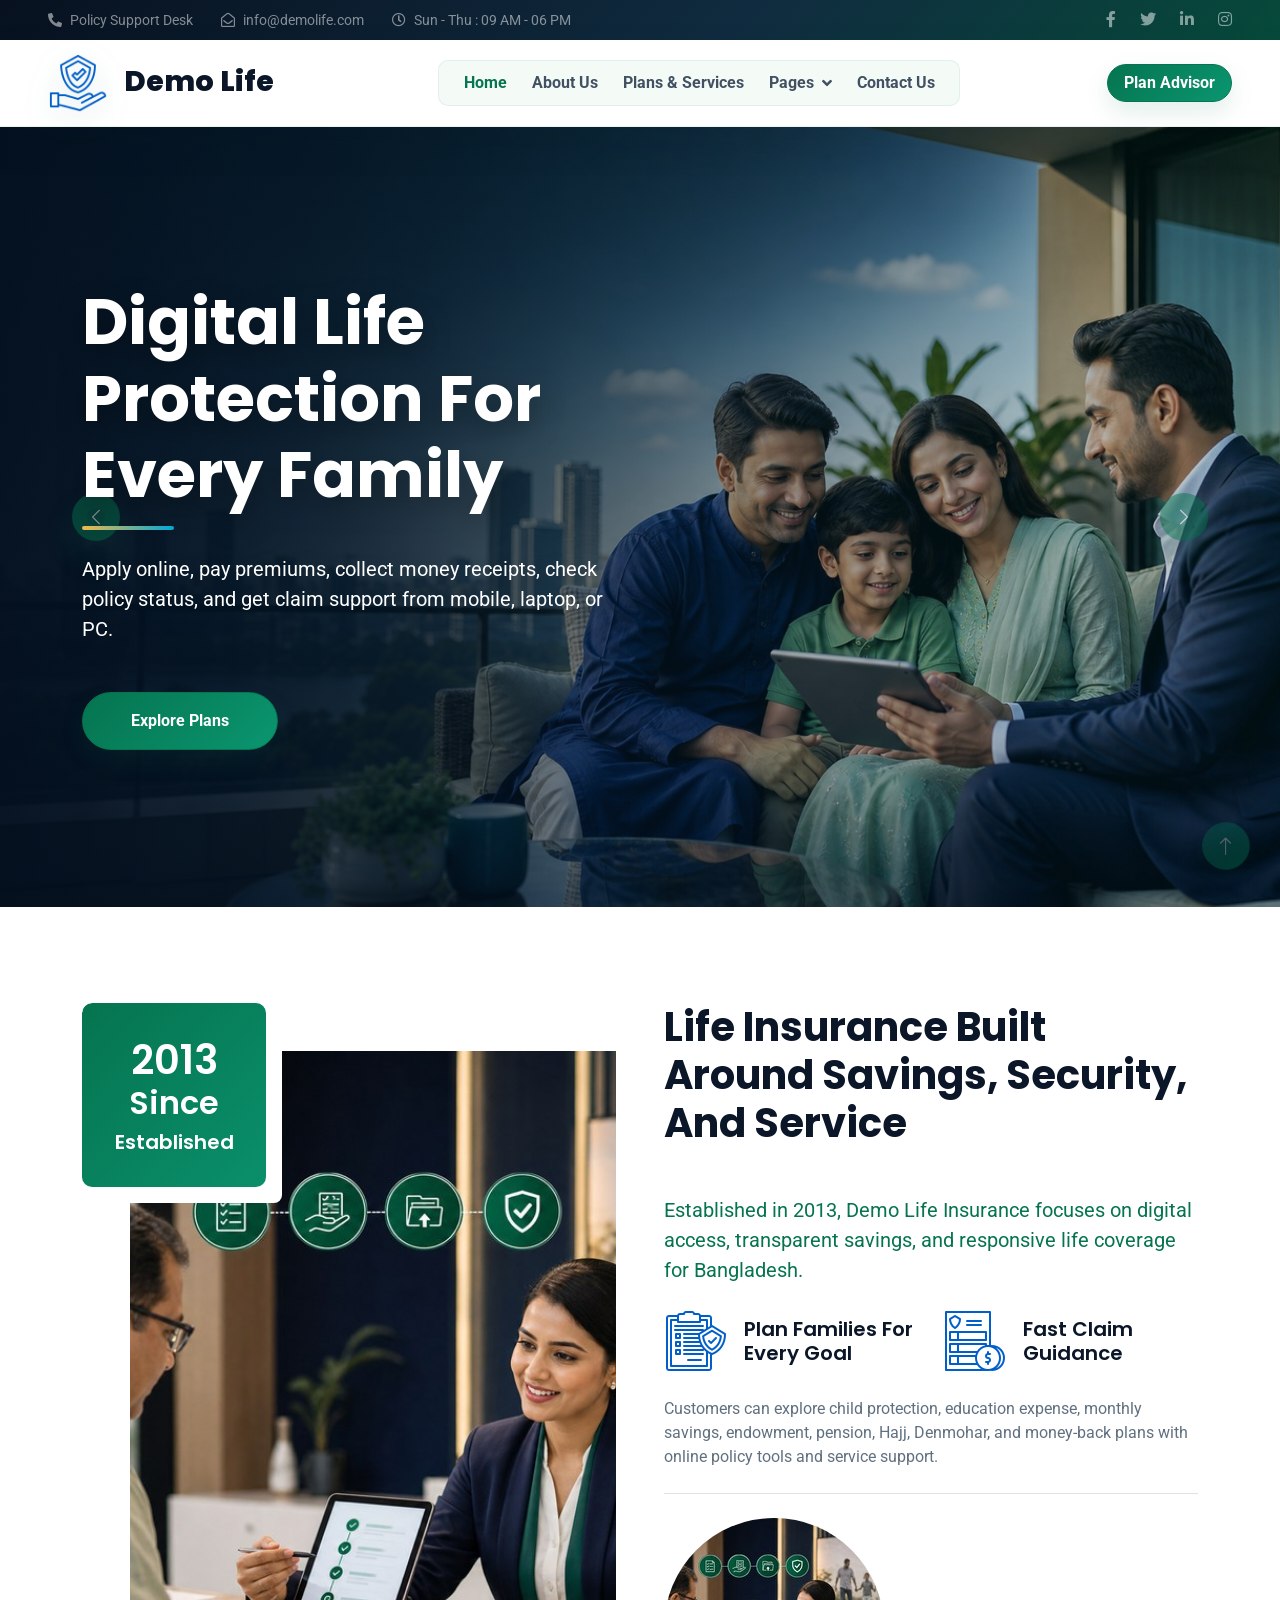
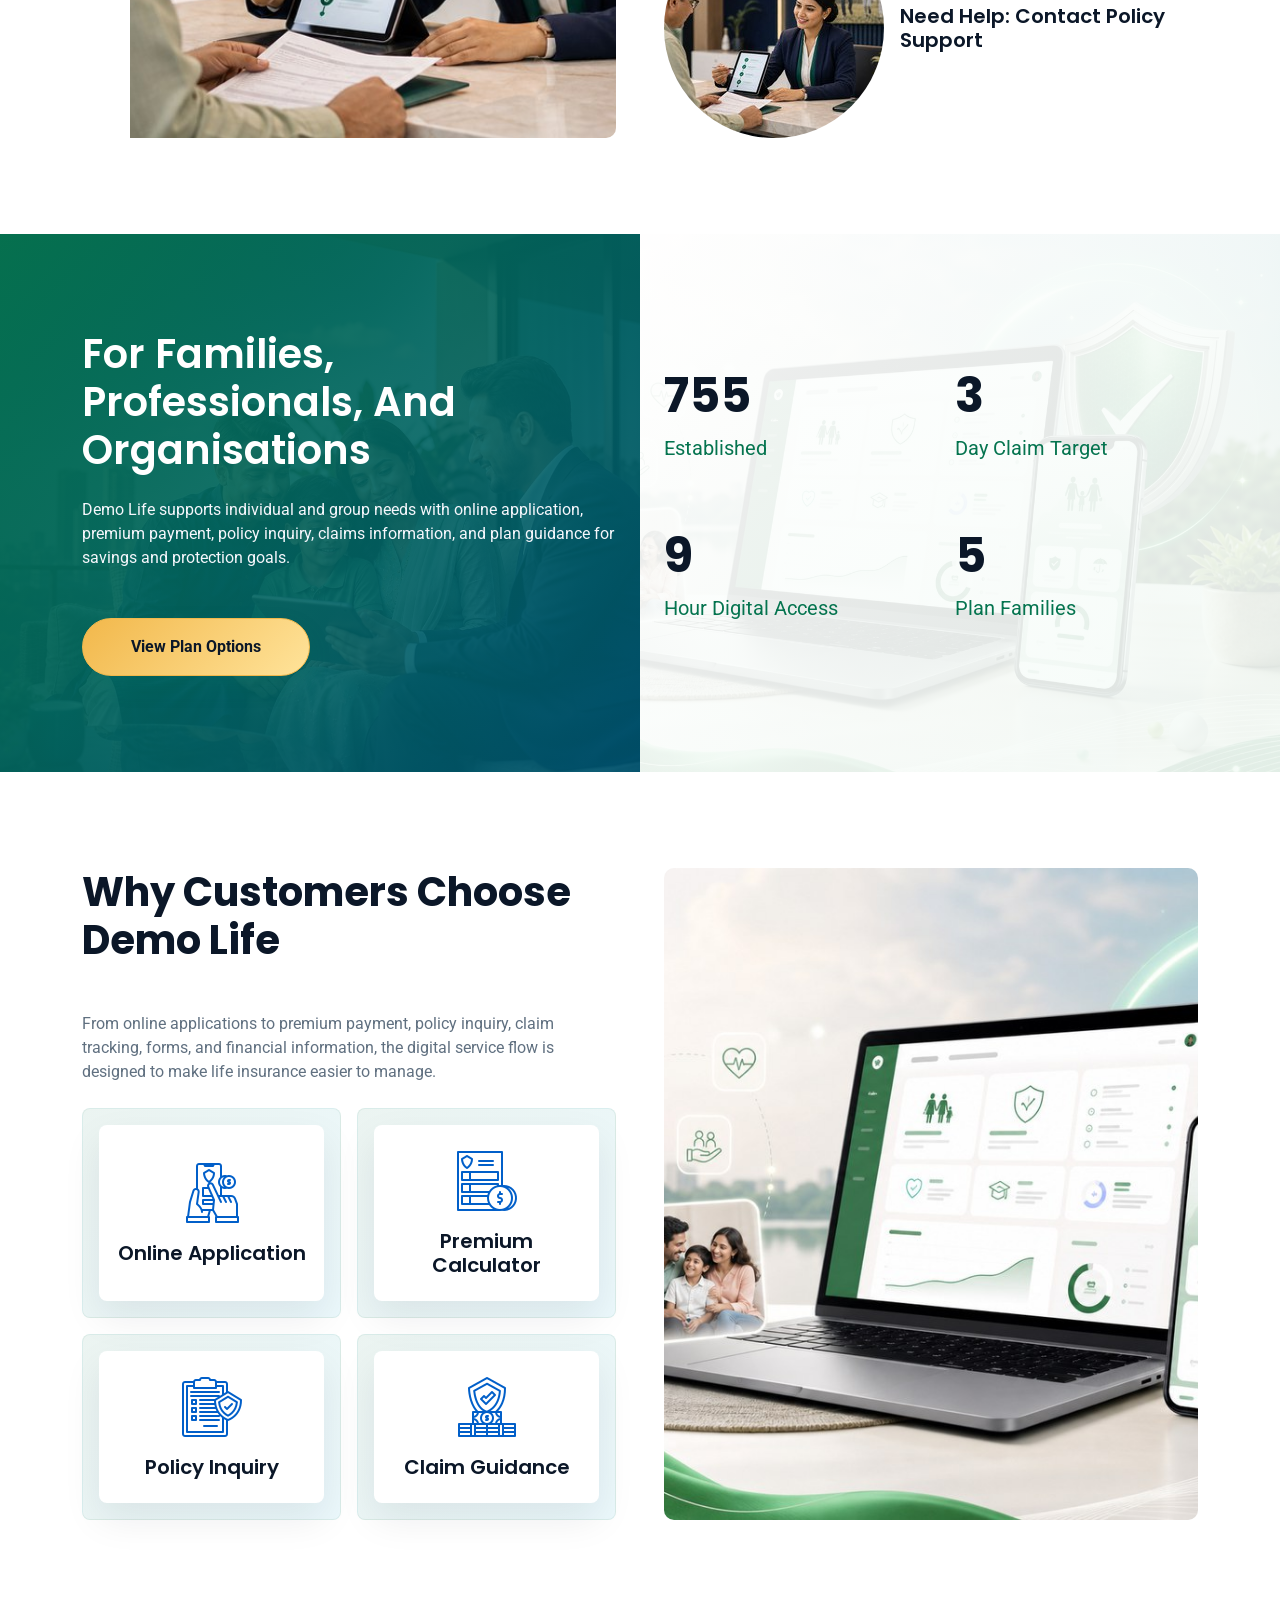
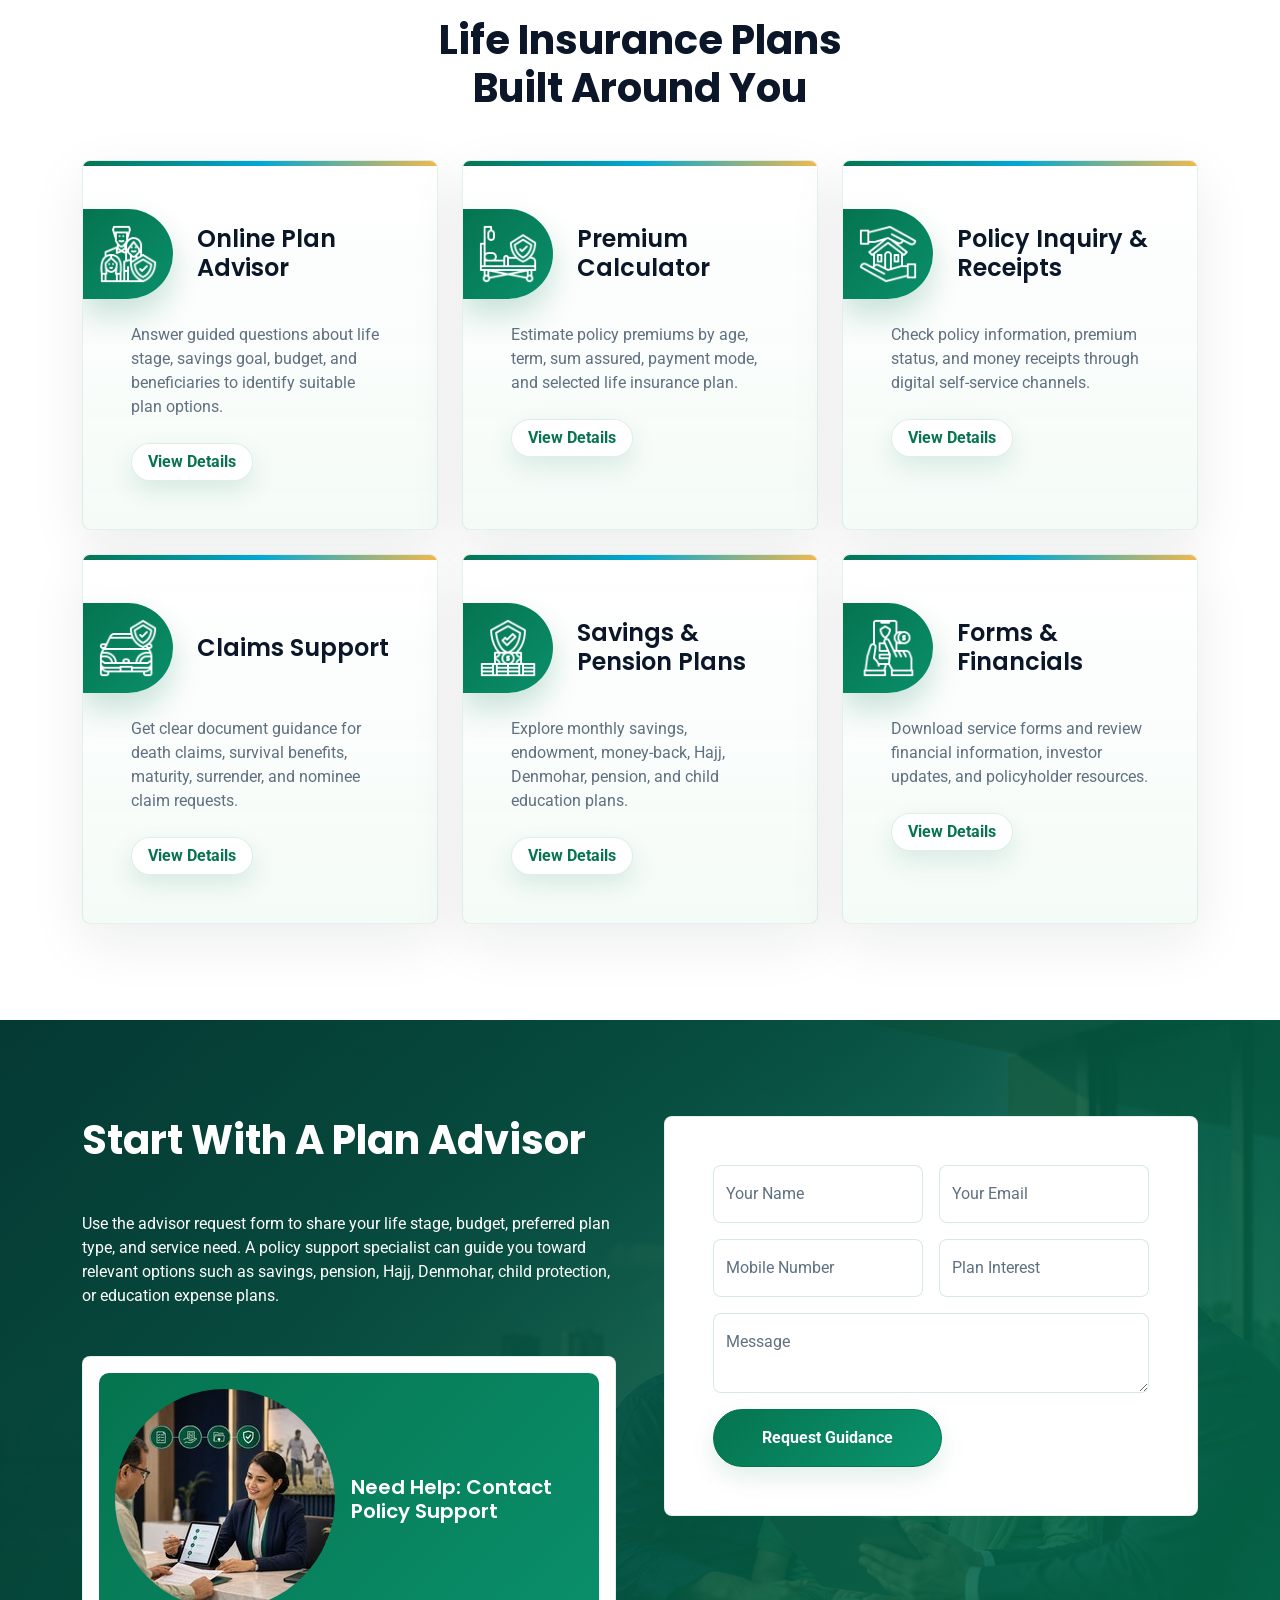
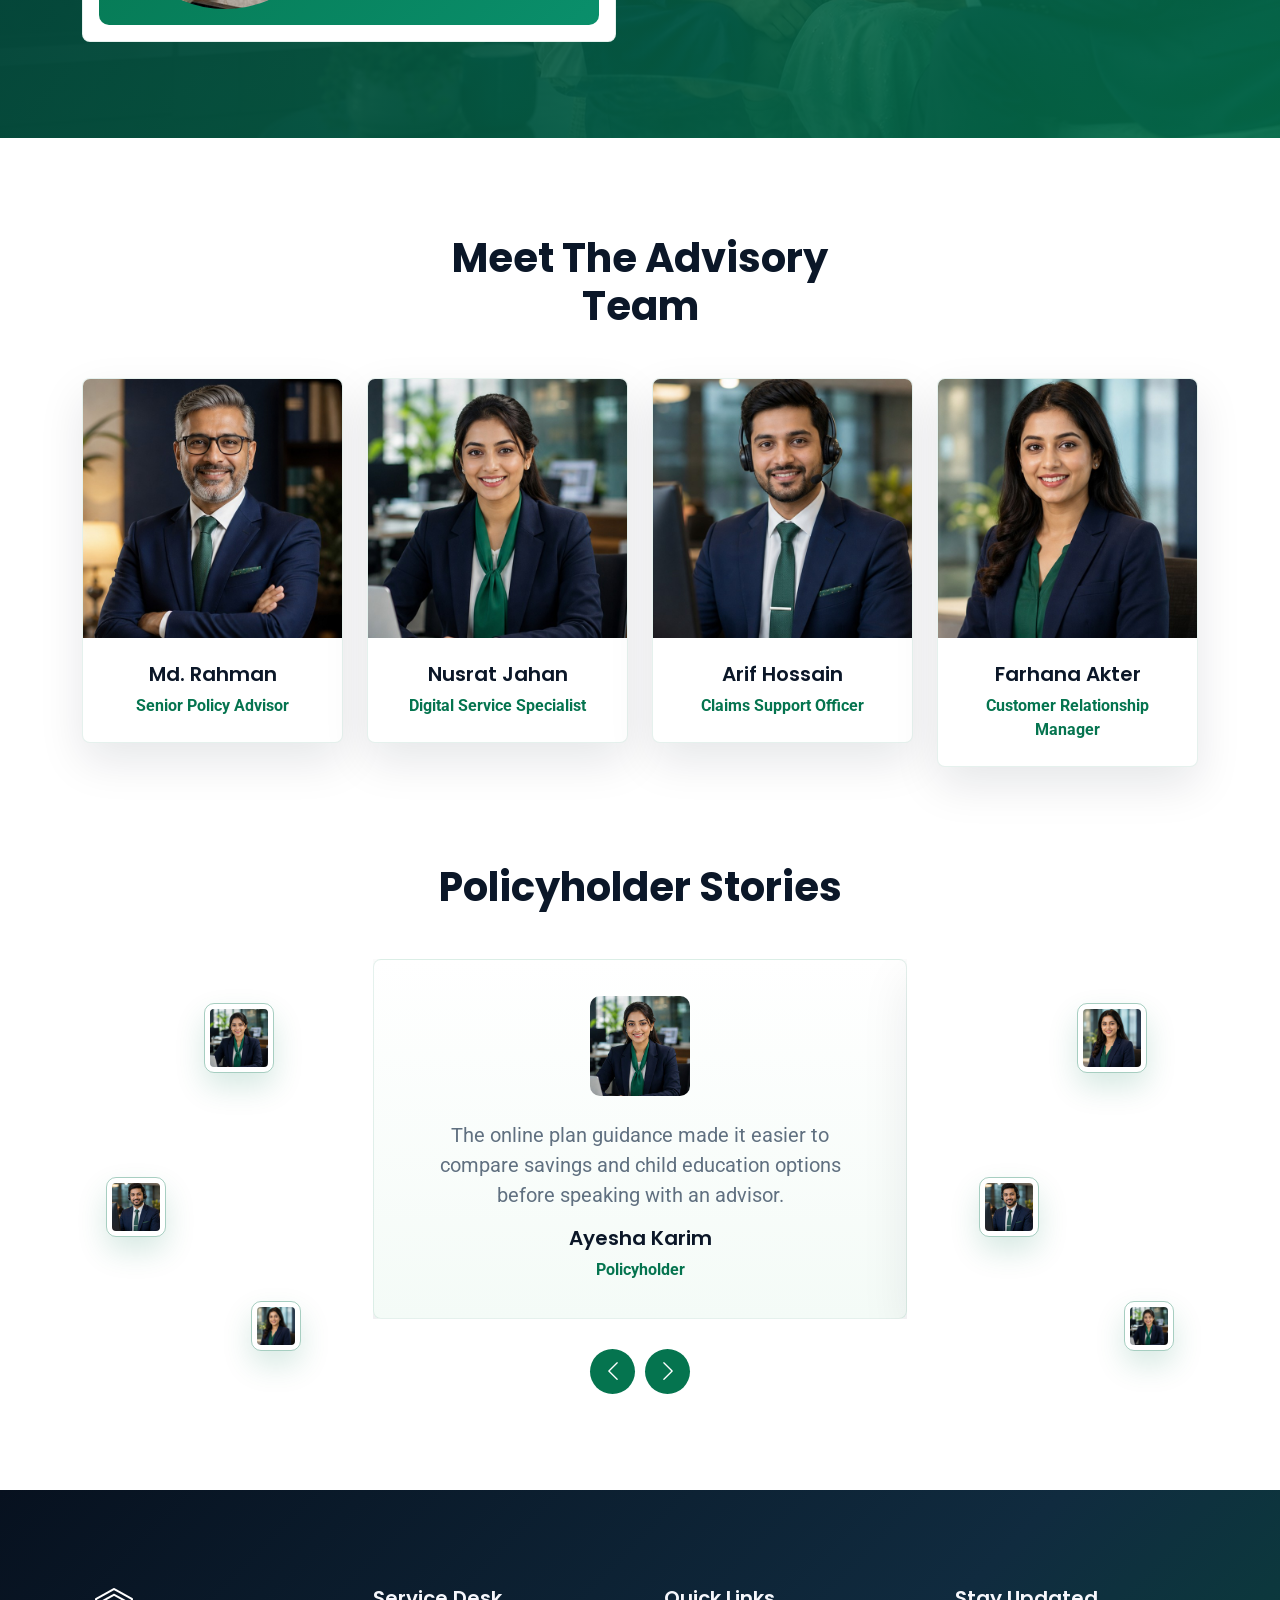
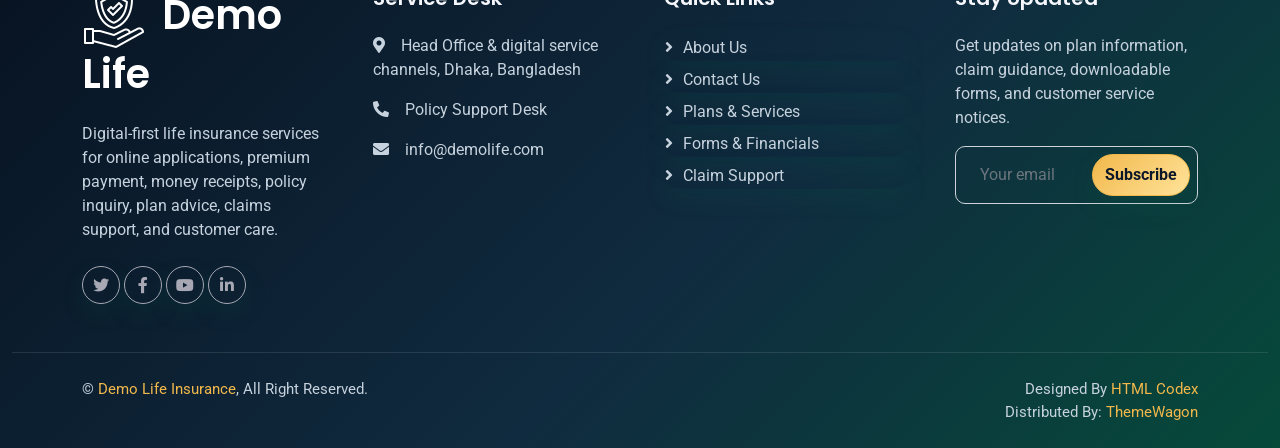
<file: index.html>
<!DOCTYPE html>

<html lang="en">
<head>
<meta charset="utf-8"/>
<title>Demo Life Insurance - Digital Life Protection</title>
<meta content="width=device-width, initial-scale=1.0" name="viewport"/>
<meta content="Demo Life Insurance, life insurance Bangladesh, premium calculator, claims support, policy inquiry, plan advisor" name="keywords"/>
<meta content="Demo Life Insurance digital life protection, online plan advisor, premium calculator, policy inquiry, forms, financials, and claims support." name="description"/>
<!-- Favicon -->
<link href="img/favicon.ico" rel="icon"/>
<!-- Google Web Fonts -->
<link href="https://fonts.googleapis.com" rel="preconnect"/>
<link crossorigin="" href="https://fonts.gstatic.com" rel="preconnect"/>
<link href="https://fonts.googleapis.com/css2?family=Roboto:wght@400;500&amp;family=Poppins:wght@600;700&amp;display=swap" rel="stylesheet"/>
<!-- Icon Font Stylesheet -->
<link href="https://cdnjs.cloudflare.com/ajax/libs/font-awesome/5.10.0/css/all.min.css" rel="stylesheet"/>
<link href="https://cdn.jsdelivr.net/npm/bootstrap-icons@1.4.1/font/bootstrap-icons.css" rel="stylesheet"/>
<!-- Libraries Stylesheet -->
<link href="lib/animate/animate.min.css" rel="stylesheet"/>
<link href="lib/owlcarousel/assets/owl.carousel.min.css" rel="stylesheet"/>
<!-- Customized Bootstrap Stylesheet -->
<link href="css/bootstrap.min.css" rel="stylesheet"/>
<!-- Template Stylesheet -->
<link href="css/style.css" rel="stylesheet"/>
</head>
<body>
<!-- Spinner Start -->
<div class="show bg-white position-fixed translate-middle w-100 vh-100 top-50 start-50 d-flex align-items-center justify-content-center" id="spinner">
<div class="spinner-grow text-primary" role="status"></div>
</div>
<!-- Spinner End -->
<!-- Topbar Start -->
<div class="container-fluid bg-dark text-white-50 py-2 px-0 d-none d-lg-block">
<div class="row gx-0 align-items-center">
<div class="col-lg-7 px-5 text-start">
<div class="h-100 d-inline-flex align-items-center me-4">
<small class="fa fa-phone-alt me-2"></small>
<small>Policy Support Desk</small>
</div>
<div class="h-100 d-inline-flex align-items-center me-4">
<small class="far fa-envelope-open me-2"></small>
<small>info@demolife.com</small>
</div>
<div class="h-100 d-inline-flex align-items-center me-4">
<small class="far fa-clock me-2"></small>
<small>Sun - Thu : 09 AM - 06 PM</small>
</div>
</div>
<div class="col-lg-5 px-5 text-end">
<div class="h-100 d-inline-flex align-items-center">
<a class="text-white-50 ms-4" href=""><i class="fab fa-facebook-f"></i></a>
<a class="text-white-50 ms-4" href=""><i class="fab fa-twitter"></i></a>
<a class="text-white-50 ms-4" href=""><i class="fab fa-linkedin-in"></i></a>
<a class="text-white-50 ms-4" href=""><i class="fab fa-instagram"></i></a>
</div>
</div>
</div>
</div>
<!-- Topbar End -->
<!-- Navbar Start -->
<nav class="navbar navbar-expand-lg bg-white navbar-light sticky-top px-4 px-lg-5">
<a class="navbar-brand d-flex align-items-center" href="index.html">
<h1 class="m-0">
<img alt="" class="img-fluid me-3" src="img/icon/icon-02-primary.png"/>Demo Life
        </h1>
</a>
<button class="navbar-toggler" data-bs-target="#navbarCollapse" data-bs-toggle="collapse" type="button">
<span class="navbar-toggler-icon"></span>
</button>
<div class="collapse navbar-collapse" id="navbarCollapse">
<div class="navbar-nav mx-auto bg-light rounded pe-4 py-3 py-lg-0">
<a class="nav-item nav-link active" href="index.html">Home</a>
<a class="nav-item nav-link" href="about.html">About Us</a>
<a class="nav-item nav-link" href="service.html">Plans &amp; Services</a>
<div class="nav-item dropdown">
<a class="nav-link dropdown-toggle" data-bs-toggle="dropdown" href="#">Pages</a>
<div class="dropdown-menu bg-light border-0 m-0">
<a class="dropdown-item" href="feature.html">Digital Features</a>
<a class="dropdown-item" href="appointment.html">Plan Advisor</a>
<a class="dropdown-item" href="team.html">Advisory Team</a>
<a class="dropdown-item" href="testimonial.html">Client Stories</a>
<a class="dropdown-item" href="404.html">404 Page</a>
</div>
</div>
<a class="nav-item nav-link" href="contact.html">Contact Us</a>
</div>
</div>
<a class="btn btn-primary px-3 d-none d-lg-block" href="appointment.html">Plan Advisor</a>
</nav>
<!-- Navbar End -->
<!-- Carousel Start -->
<div class="container-fluid p-0 mb-5 wow fadeIn" data-wow-delay="0.1s">
<div class="carousel slide" data-bs-ride="carousel" id="header-carousel">
<div class="carousel-inner">
<div class="carousel-item active">
<img alt="Family reviewing a Demo Life digital policy with an advisor" class="w-100" src="img/carousel-1.jpg"/>
<div class="carousel-caption">
<div class="container">
<div class="row">
<div class="col-12 col-lg-6">
<h1 class="display-3 text-dark mb-4 animated slideInDown">Digital Life Protection For Every Family</h1>
<p class="fs-5 text-body mb-5">Apply online, pay premiums, collect money receipts, check policy status, and get claim support from mobile, laptop, or PC.</p>
<a class="btn btn-primary py-3 px-5" href="service.html">Explore Plans</a>
</div>
</div>
</div>
</div>
</div>
<div class="carousel-item">
<img alt="Online insurance dashboard and mobile policy service tools" class="w-100" src="img/carousel-2.jpg"/>
<div class="carousel-caption">
<div class="container">
<div class="row">
<div class="col-12 col-lg-6">
<h1 class="display-3 text-dark mb-4 animated slideInDown">Plan, Pay, And Claim From Anywhere</h1>
<p class="fs-5 text-body mb-5">Use the online plan advisor, premium calculator, policy inquiry, forms, and claim support tools designed for modern policyholders.</p>
<a class="btn btn-primary py-3 px-5" href="appointment.html">Start Advisor</a>
</div>
</div>
</div>
</div>
</div>
</div>
<button class="carousel-control-prev" data-bs-slide="prev" data-bs-target="#header-carousel" type="button">
<span aria-hidden="true" class="carousel-control-prev-icon"></span>
<span class="visually-hidden">Previous</span>
</button>
<button class="carousel-control-next" data-bs-slide="next" data-bs-target="#header-carousel" type="button">
<span aria-hidden="true" class="carousel-control-next-icon"></span>
<span class="visually-hidden">Next</span>
</button>
</div>
</div>
<!-- Carousel End -->
<!-- About Start -->
<div class="container-xxl py-5">
<div class="container">
<div class="row g-5">
<div class="col-lg-6 wow fadeInUp" data-wow-delay="0.1s">
<div class="position-relative overflow-hidden rounded ps-5 pt-5 h-100" style="min-height: 400px">
<img alt="Claims support advisor helping a policyholder with documents" class="position-absolute w-100 h-100" src="img/about.jpg" style="object-fit: cover"/>
<div class="position-absolute top-0 start-0 bg-white rounded pe-3 pb-3" style="width: 200px; height: 200px">
<div class="d-flex flex-column justify-content-center text-center bg-primary rounded h-100 p-3">
<h1 class="text-white mb-0">2013</h1>
<h2 class="text-white">Since</h2>
<h5 class="text-white mb-0">Established</h5>
</div>
</div>
</div>
</div>
<div class="col-lg-6 wow fadeInUp" data-wow-delay="0.5s">
<div class="h-100">
<h1 class="display-6 mb-5">Life Insurance Built Around Savings, Security, And Service</h1>
<p class="fs-5 text-primary mb-4">Established in 2013, Demo Life Insurance focuses on digital access, transparent savings, and responsive life coverage for Bangladesh.</p>
<div class="row g-4 mb-4">
<div class="col-sm-6">
<div class="d-flex align-items-center">
<img alt="" class="flex-shrink-0 me-3" src="img/icon/icon-04-primary.png"/>
<h5 class="mb-0">Plan Families For Every Goal</h5>
</div>
</div>
<div class="col-sm-6">
<div class="d-flex align-items-center">
<img alt="" class="flex-shrink-0 me-3" src="img/icon/icon-03-primary.png"/>
<h5 class="mb-0">Fast Claim Guidance</h5>
</div>
</div>
</div>
<p class="mb-4">Customers can explore child protection, education expense, monthly savings, endowment, pension, Hajj, Denmohar, and money-back plans with online policy tools and service support.</p>
<div class="border-top mt-4 pt-4">
<div class="d-flex align-items-center">
<img alt="Demo Life customer care specialist" class="flex-shrink-0 rounded-circle me-3" src="img/profile.jpg"/>
<h5 class="mb-0">Need Help: Contact Policy Support</h5>
</div>
</div>
</div>
</div>
</div>
</div>
</div>
<!-- About End -->
<!-- Facts Start -->
<div class="container-fluid overflow-hidden my-5 px-lg-0">
<div class="container facts px-lg-0">
<div class="row g-0 mx-lg-0">
<div class="col-lg-6 facts-text wow fadeIn" data-wow-delay="0.1s">
<div class="h-100 px-4 ps-lg-0">
<h1 class="text-white mb-4">For Families, Professionals, And Organisations</h1>
<p class="text-light mb-5">Demo Life supports individual and group needs with online application, premium payment, policy inquiry, claims information, and plan guidance for savings and protection goals.</p>
<a class="align-self-start btn btn-secondary py-3 px-5" href="service.html">View Plan Options</a>
</div>
</div>
<div class="col-lg-6 facts-counter wow fadeIn" data-wow-delay="0.5s">
<div class="h-100 px-4 pe-lg-0">
<div class="row g-5">
<div class="col-sm-6">
<h1 class="display-5" data-toggle="counter-up">2013</h1>
<p class="fs-5 text-primary">Established</p>
</div>
<div class="col-sm-6">
<h1 class="display-5" data-toggle="counter-up">7</h1>
<p class="fs-5 text-primary">Day Claim Target</p>
</div>
<div class="col-sm-6">
<h1 class="display-5" data-toggle="counter-up">24</h1>
<p class="fs-5 text-primary">Hour Digital Access</p>
</div>
<div class="col-sm-6">
<h1 class="display-5" data-toggle="counter-up">14</h1>
<p class="fs-5 text-primary">Plan Families</p>
</div>
</div>
</div>
</div>
</div>
</div>
</div>
<!-- Facts End -->
<!-- Features Start -->
<div class="container-xxl py-5">
<div class="container">
<div class="row g-5">
<div class="col-lg-6 wow fadeInUp" data-wow-delay="0.1s">
<h1 class="display-6 mb-5">Why Customers Choose Demo Life</h1>
<p class="mb-4">From online applications to premium payment, policy inquiry, claim tracking, forms, and financial information, the digital service flow is designed to make life insurance easier to manage.</p>
<div class="row g-3">
<div class="col-sm-6 wow fadeIn" data-wow-delay="0.1s">
<div class="bg-light rounded h-100 p-3">
<div class="bg-white d-flex flex-column justify-content-center text-center rounded h-100 py-4 px-3">
<img alt="" class="align-self-center mb-3" src="img/icon/icon-06-primary.png"/>
<h5 class="mb-0">Online Application</h5>
</div>
</div>
</div>
<div class="col-sm-6 wow fadeIn" data-wow-delay="0.2s">
<div class="bg-light rounded h-100 p-3">
<div class="bg-white d-flex flex-column justify-content-center text-center rounded py-4 px-3">
<img alt="" class="align-self-center mb-3" src="img/icon/icon-03-primary.png"/>
<h5 class="mb-0">Premium Calculator</h5>
</div>
</div>
</div>
<div class="col-sm-6 wow fadeIn" data-wow-delay="0.3s">
<div class="bg-light rounded h-100 p-3">
<div class="bg-white d-flex flex-column justify-content-center text-center rounded py-4 px-3">
<img alt="" class="align-self-center mb-3" src="img/icon/icon-04-primary.png"/>
<h5 class="mb-0">Policy Inquiry</h5>
</div>
</div>
</div>
<div class="col-sm-6 wow fadeIn" data-wow-delay="0.4s">
<div class="bg-light rounded h-100 p-3">
<div class="bg-white d-flex flex-column justify-content-center text-center rounded h-100 py-4 px-3">
<img alt="" class="align-self-center mb-3" src="img/icon/icon-07-primary.png"/>
<h5 class="mb-0">Claim Guidance</h5>
</div>
</div>
</div>
</div>
</div>
<div class="col-lg-6 wow fadeInUp" data-wow-delay="0.5s">
<div class="position-relative rounded overflow-hidden h-100" style="min-height: 400px">
<img alt="Digital life insurance plan advisor dashboard" class="position-absolute w-100 h-100" src="img/feature.jpg" style="object-fit: cover"/>
</div>
</div>
</div>
</div>
</div>
<!-- Features End -->
<!-- Service Start -->
<div class="container-xxl py-5">
<div class="container">
<div class="text-center mx-auto" style="max-width: 500px">
<h1 class="display-6 mb-5">Life Insurance Plans Built Around You</h1>
</div>
<div class="row g-4 justify-content-center">
<div class="col-lg-4 col-md-6 wow fadeInUp" data-wow-delay="0.1s">
<div class="service-item rounded h-100 p-5">
<div class="d-flex align-items-center ms-n5 mb-4">
<div class="service-icon flex-shrink-0 bg-primary rounded-end me-4">
<img alt="" class="img-fluid" src="img/icon/icon-10-light.png"/>
</div>
<h4 class="mb-0">Online Plan Advisor</h4>
</div>
<p class="mb-4">Answer guided questions about life stage, savings goal, budget, and beneficiaries to identify suitable plan options.</p>
<a class="btn btn-light px-3" href="service.html">View Details</a>
</div>
</div>
<div class="col-lg-4 col-md-6 wow fadeInUp" data-wow-delay="0.3s">
<div class="service-item rounded h-100 p-5">
<div class="d-flex align-items-center ms-n5 mb-4">
<div class="service-icon flex-shrink-0 bg-primary rounded-end me-4">
<img alt="" class="img-fluid" src="img/icon/icon-01-light.png"/>
</div>
<h4 class="mb-0">Premium Calculator</h4>
</div>
<p class="mb-4">Estimate policy premiums by age, term, sum assured, payment mode, and selected life insurance plan.</p>
<a class="btn btn-light px-3" href="service.html">View Details</a>
</div>
</div>
<div class="col-lg-4 col-md-6 wow fadeInUp" data-wow-delay="0.5s">
<div class="service-item rounded h-100 p-5">
<div class="d-flex align-items-center ms-n5 mb-4">
<div class="service-icon flex-shrink-0 bg-primary rounded-end me-4">
<img alt="" class="img-fluid" src="img/icon/icon-05-light.png"/>
</div>
<h4 class="mb-0">Policy Inquiry &amp; Receipts</h4>
</div>
<p class="mb-4">Check policy information, premium status, and money receipts through digital self-service channels.</p>
<a class="btn btn-light px-3" href="service.html">View Details</a>
</div>
</div>
<div class="col-lg-4 col-md-6 wow fadeInUp" data-wow-delay="0.1s">
<div class="service-item rounded h-100 p-5">
<div class="d-flex align-items-center ms-n5 mb-4">
<div class="service-icon flex-shrink-0 bg-primary rounded-end me-4">
<img alt="" class="img-fluid" src="img/icon/icon-08-light.png"/>
</div>
<h4 class="mb-0">Claims Support</h4>
</div>
<p class="mb-4">Get clear document guidance for death claims, survival benefits, maturity, surrender, and nominee claim requests.</p>
<a class="btn btn-light px-3" href="service.html">View Details</a>
</div>
</div>
<div class="col-lg-4 col-md-6 wow fadeInUp" data-wow-delay="0.3s">
<div class="service-item rounded h-100 p-5">
<div class="d-flex align-items-center ms-n5 mb-4">
<div class="service-icon flex-shrink-0 bg-primary rounded-end me-4">
<img alt="" class="img-fluid" src="img/icon/icon-07-light.png"/>
</div>
<h4 class="mb-0">Savings &amp; Pension Plans</h4>
</div>
<p class="mb-4">Explore monthly savings, endowment, money-back, Hajj, Denmohar, pension, and child education plans.</p>
<a class="btn btn-light px-3" href="service.html">View Details</a>
</div>
</div>
<div class="col-lg-4 col-md-6 wow fadeInUp" data-wow-delay="0.5s">
<div class="service-item rounded h-100 p-5">
<div class="d-flex align-items-center ms-n5 mb-4">
<div class="service-icon flex-shrink-0 bg-primary rounded-end me-4">
<img alt="" class="img-fluid" src="img/icon/icon-06-light.png"/>
</div>
<h4 class="mb-0">Forms &amp; Financials</h4>
</div>
<p class="mb-4">Download service forms and review financial information, investor updates, and policyholder resources.</p>
<a class="btn btn-light px-3" href="service.html">View Details</a>
</div>
</div>
</div>
</div>
</div>
<!-- Service End -->
<!-- Appointment Start -->
<div class="container-fluid appointment my-5 py-5 wow fadeIn" data-wow-delay="0.1s">
<div class="container py-5">
<div class="row g-5">
<div class="col-lg-6 wow fadeIn" data-wow-delay="0.3s">
<h1 class="display-6 text-white mb-5">Start With A Plan Advisor</h1>
<p class="text-white mb-5">Use the advisor request form to share your life stage, budget, preferred plan type, and service need. A policy support specialist can guide you toward relevant options such as savings, pension, Hajj, Denmohar, child protection, or education expense plans.</p>
<div class="bg-white rounded p-3">
<div class="d-flex align-items-center bg-primary rounded p-3">
<img alt="Demo Life customer care specialist" class="flex-shrink-0 rounded-circle me-3" src="img/profile.jpg"/>
<h5 class="text-white mb-0">Need Help: Contact Policy Support</h5>
</div>
</div>
</div>
<div class="col-lg-6 wow fadeIn" data-wow-delay="0.5s">
<div class="bg-white rounded p-5">
<form>
<div class="row g-3">
<div class="col-sm-6">
<div class="form-floating">
<input class="form-control" id="gname" placeholder="Your Name" type="text"/>
<label for="gname">Your Name</label>
</div>
</div>
<div class="col-sm-6">
<div class="form-floating">
<input class="form-control" id="gmail" placeholder="Your Email" type="email"/>
<label for="gmail">Your Email</label>
</div>
</div>
<div class="col-sm-6">
<div class="form-floating">
<input class="form-control" id="cname" placeholder="Mobile Number" type="text"/>
<label for="cname">Mobile Number</label>
</div>
</div>
<div class="col-sm-6">
<div class="form-floating">
<input class="form-control" id="cage" placeholder="Savings, pension, child, claim, forms" type="text"/>
<label for="cage">Plan Interest</label>
</div>
</div>
<div class="col-12">
<div class="form-floating">
<textarea class="form-control" id="message" placeholder="Tell us your age, budget, goal, or service request" style="height: 80px"></textarea>
<label for="message">Message</label>
</div>
</div>
<div class="col-12">
<button class="btn btn-primary py-3 px-5" type="submit">
                      Request Guidance
                    </button>
</div>
</div>
</form>
</div>
</div>
</div>
</div>
</div>
<!-- Appointment End -->
<!-- Team Start -->
<div class="container-xxl py-5">
<div class="container">
<div class="text-center mx-auto" style="max-width: 500px">
<h1 class="display-6 mb-5">Meet The Advisory Team</h1>
</div>
<div class="row g-4">
<div class="col-lg-3 col-md-6 wow fadeInUp" data-wow-delay="0.1s">
<div class="team-item rounded">
<img alt="Demo Life advisory team member" class="img-fluid" src="img/team-1.jpg"/>
<div class="text-center p-4">
<h5>Md. Rahman</h5>
<span>Senior Policy Advisor</span>
</div>
<div class="team-text text-center bg-white p-4">
<h5>Md. Rahman</h5>
<p>Senior Policy Advisor</p>
<div class="d-flex justify-content-center">
<a class="btn btn-square btn-light m-1" href=""><i class="fab fa-twitter"></i></a>
<a class="btn btn-square btn-light m-1" href=""><i class="fab fa-facebook-f"></i></a>
<a class="btn btn-square btn-light m-1" href=""><i class="fab fa-youtube"></i></a>
<a class="btn btn-square btn-light m-1" href=""><i class="fab fa-linkedin-in"></i></a>
</div>
</div>
</div>
</div>
<div class="col-lg-3 col-md-6 wow fadeInUp" data-wow-delay="0.3s">
<div class="team-item rounded">
<img alt="Demo Life advisory team member" class="img-fluid" src="img/team-2.jpg"/>
<div class="text-center p-4">
<h5>Nusrat Jahan</h5>
<span>Digital Service Specialist</span>
</div>
<div class="team-text text-center bg-white p-4">
<h5>Nusrat Jahan</h5>
<p>Digital Service Specialist</p>
<div class="d-flex justify-content-center">
<a class="btn btn-square btn-light m-1" href=""><i class="fab fa-twitter"></i></a>
<a class="btn btn-square btn-light m-1" href=""><i class="fab fa-facebook-f"></i></a>
<a class="btn btn-square btn-light m-1" href=""><i class="fab fa-youtube"></i></a>
<a class="btn btn-square btn-light m-1" href=""><i class="fab fa-linkedin-in"></i></a>
</div>
</div>
</div>
</div>
<div class="col-lg-3 col-md-6 wow fadeInUp" data-wow-delay="0.5s">
<div class="team-item rounded">
<img alt="Demo Life advisory team member" class="img-fluid" src="img/team-3.jpg"/>
<div class="text-center p-4">
<h5>Arif Hossain</h5>
<span>Claims Support Officer</span>
</div>
<div class="team-text text-center bg-white p-4">
<h5>Arif Hossain</h5>
<p>Claims Support Officer</p>
<div class="d-flex justify-content-center">
<a class="btn btn-square btn-light m-1" href=""><i class="fab fa-twitter"></i></a>
<a class="btn btn-square btn-light m-1" href=""><i class="fab fa-facebook-f"></i></a>
<a class="btn btn-square btn-light m-1" href=""><i class="fab fa-youtube"></i></a>
<a class="btn btn-square btn-light m-1" href=""><i class="fab fa-linkedin-in"></i></a>
</div>
</div>
</div>
</div>
<div class="col-lg-3 col-md-6 wow fadeInUp" data-wow-delay="0.7s">
<div class="team-item rounded">
<img alt="Demo Life advisory team member" class="img-fluid" src="img/team-4.jpg"/>
<div class="text-center p-4">
<h5>Farhana Akter</h5>
<span>Customer Relationship Manager</span>
</div>
<div class="team-text text-center bg-white p-4">
<h5>Farhana Akter</h5>
<p>Customer Relationship Manager</p>
<div class="d-flex justify-content-center">
<a class="btn btn-square btn-light m-1" href=""><i class="fab fa-twitter"></i></a>
<a class="btn btn-square btn-light m-1" href=""><i class="fab fa-facebook-f"></i></a>
<a class="btn btn-square btn-light m-1" href=""><i class="fab fa-youtube"></i></a>
<a class="btn btn-square btn-light m-1" href=""><i class="fab fa-linkedin-in"></i></a>
</div>
</div>
</div>
</div>
</div>
</div>
</div>
<!-- Team End -->
<!-- Testimonial Start -->
<div class="container-xxl py-5">
<div class="container">
<div class="text-center mx-auto" style="max-width: 500px">
<h1 class="display-6 mb-5">Policyholder Stories</h1>
</div>
<div class="row g-5">
<div class="col-lg-3 d-none d-lg-block">
<div class="testimonial-left h-100">
<img alt="Demo Life policyholder portrait" class="img-fluid animated pulse infinite" src="img/testimonial-1.jpg"/>
<img alt="Demo Life policyholder portrait" class="img-fluid animated pulse infinite" src="img/testimonial-2.jpg"/>
<img alt="Demo Life policyholder portrait" class="img-fluid animated pulse infinite" src="img/testimonial-3.jpg"/>
</div>
</div>
<div class="col-lg-6 wow fadeIn" data-wow-delay="0.5s">
<div class="owl-carousel testimonial-carousel">
<div class="testimonial-item text-center">
<img alt="Demo Life policyholder portrait" class="img-fluid rounded mx-auto mb-4" src="img/testimonial-1.jpg"/>
<p class="fs-5">The online plan guidance made it easier to compare savings and child education options before speaking with an advisor.</p>
<h5>Ayesha Karim</h5>
<span>Policyholder</span>
</div>
<div class="testimonial-item text-center">
<img alt="Demo Life policyholder portrait" class="img-fluid rounded mx-auto mb-4" src="img/testimonial-2.jpg"/>
<p class="fs-5">Premium payment and money receipt access from my phone saved repeated branch visits and kept my family policy organized.</p>
<h5>Mahmud Hasan</h5>
<span>Business Owner</span>
</div>
<div class="testimonial-item text-center">
<img alt="Demo Life policyholder portrait" class="img-fluid rounded mx-auto mb-4" src="img/testimonial-3.jpg"/>
<p class="fs-5">The claim document checklist was clear, and the support team helped us prepare everything before submission.</p>
<h5>Sadia Islam</h5>
<span>Nominee</span>
</div>
</div>
</div>
<div class="col-lg-3 d-none d-lg-block">
<div class="testimonial-right h-100">
<img alt="Demo Life policyholder portrait" class="img-fluid animated pulse infinite" src="img/testimonial-1.jpg"/>
<img alt="Demo Life policyholder portrait" class="img-fluid animated pulse infinite" src="img/testimonial-2.jpg"/>
<img alt="Demo Life policyholder portrait" class="img-fluid animated pulse infinite" src="img/testimonial-3.jpg"/>
</div>
</div>
</div>
</div>
</div>
<!-- Testimonial End -->
<!-- Footer Start -->
<div class="container-fluid bg-dark footer mt-5 pt-5 wow fadeIn" data-wow-delay="0.1s">
<div class="container py-5">
<div class="row g-5">
<div class="col-lg-3 col-md-6">
<h1 class="text-white mb-4">
<img alt="" class="img-fluid me-3" src="img/icon/icon-02-light.png"/>Demo Life
            </h1>
<p>Digital-first life insurance services for online applications, premium payment, money receipts, policy inquiry, plan advice, claims support, and customer care.</p>
<div class="d-flex pt-2">
<a class="btn btn-square me-1" href=""><i class="fab fa-twitter"></i></a>
<a class="btn btn-square me-1" href=""><i class="fab fa-facebook-f"></i></a>
<a class="btn btn-square me-1" href=""><i class="fab fa-youtube"></i></a>
<a class="btn btn-square me-0" href=""><i class="fab fa-linkedin-in"></i></a>
</div>
</div>
<div class="col-lg-3 col-md-6">
<h5 class="text-light mb-4">Service Desk</h5>
<p><i class="fa fa-map-marker-alt me-3"></i>Head Office &amp; digital service channels, Dhaka, Bangladesh</p>
<p><i class="fa fa-phone-alt me-3"></i>Policy Support Desk</p>
<p><i class="fa fa-envelope me-3"></i>info@demolife.com</p>
</div>
<div class="col-lg-3 col-md-6">
<h5 class="text-light mb-4">Quick Links</h5>
<a class="btn btn-link" href="about.html">About Us</a>
<a class="btn btn-link" href="contact.html">Contact Us</a>
<a class="btn btn-link" href="service.html">Plans &amp; Services</a>
<a class="btn btn-link" href="feature.html">Forms &amp; Financials</a>
<a class="btn btn-link" href="contact.html">Claim Support</a>
</div>
<div class="col-lg-3 col-md-6">
<h5 class="text-light mb-4">Stay Updated</h5>
<p>Get updates on plan information, claim guidance, downloadable forms, and customer service notices.</p>
<div class="position-relative mx-auto" style="max-width: 400px">
<input class="form-control bg-transparent w-100 py-3 ps-4 pe-5" placeholder="Your email" type="text"/>
<button class="btn btn-secondary py-2 position-absolute top-0 end-0 mt-2 me-2" type="button">
                Subscribe
              </button>
</div>
</div>
</div>
</div>
<div class="container-fluid copyright">
<div class="container">
<div class="row">
<div class="col-md-6 text-center text-md-start mb-3 mb-md-0">
              &copy; <a href="#">Demo Life Insurance</a>, All Right Reserved.
            </div>
<div class="col-md-6 text-center text-md-end">

              Designed By <a href="https://htmlcodex.com">HTML Codex</a>
<br/>Distributed By:
              <a href="https://themewagon.com" target="_blank">ThemeWagon</a>
</div>
</div>
</div>
</div>
</div>
<!-- Footer End -->
<!-- Back to Top -->
<a class="btn btn-lg btn-primary btn-lg-square back-to-top" href="#"><i class="bi bi-arrow-up"></i></a>
<!-- JavaScript Libraries -->
<script src="https://code.jquery.com/jquery-3.4.1.min.js"></script>
<script src="https://cdn.jsdelivr.net/npm/bootstrap@5.0.0/dist/js/bootstrap.bundle.min.js"></script>
<script src="lib/wow/wow.min.js"></script>
<script src="lib/easing/easing.min.js"></script>
<script src="lib/waypoints/waypoints.min.js"></script>
<script src="lib/owlcarousel/owl.carousel.min.js"></script>
<script src="lib/counterup/counterup.min.js"></script>
<!-- Template Javascript -->
<script src="js/main.js"></script>
</body>
</html>
</file>
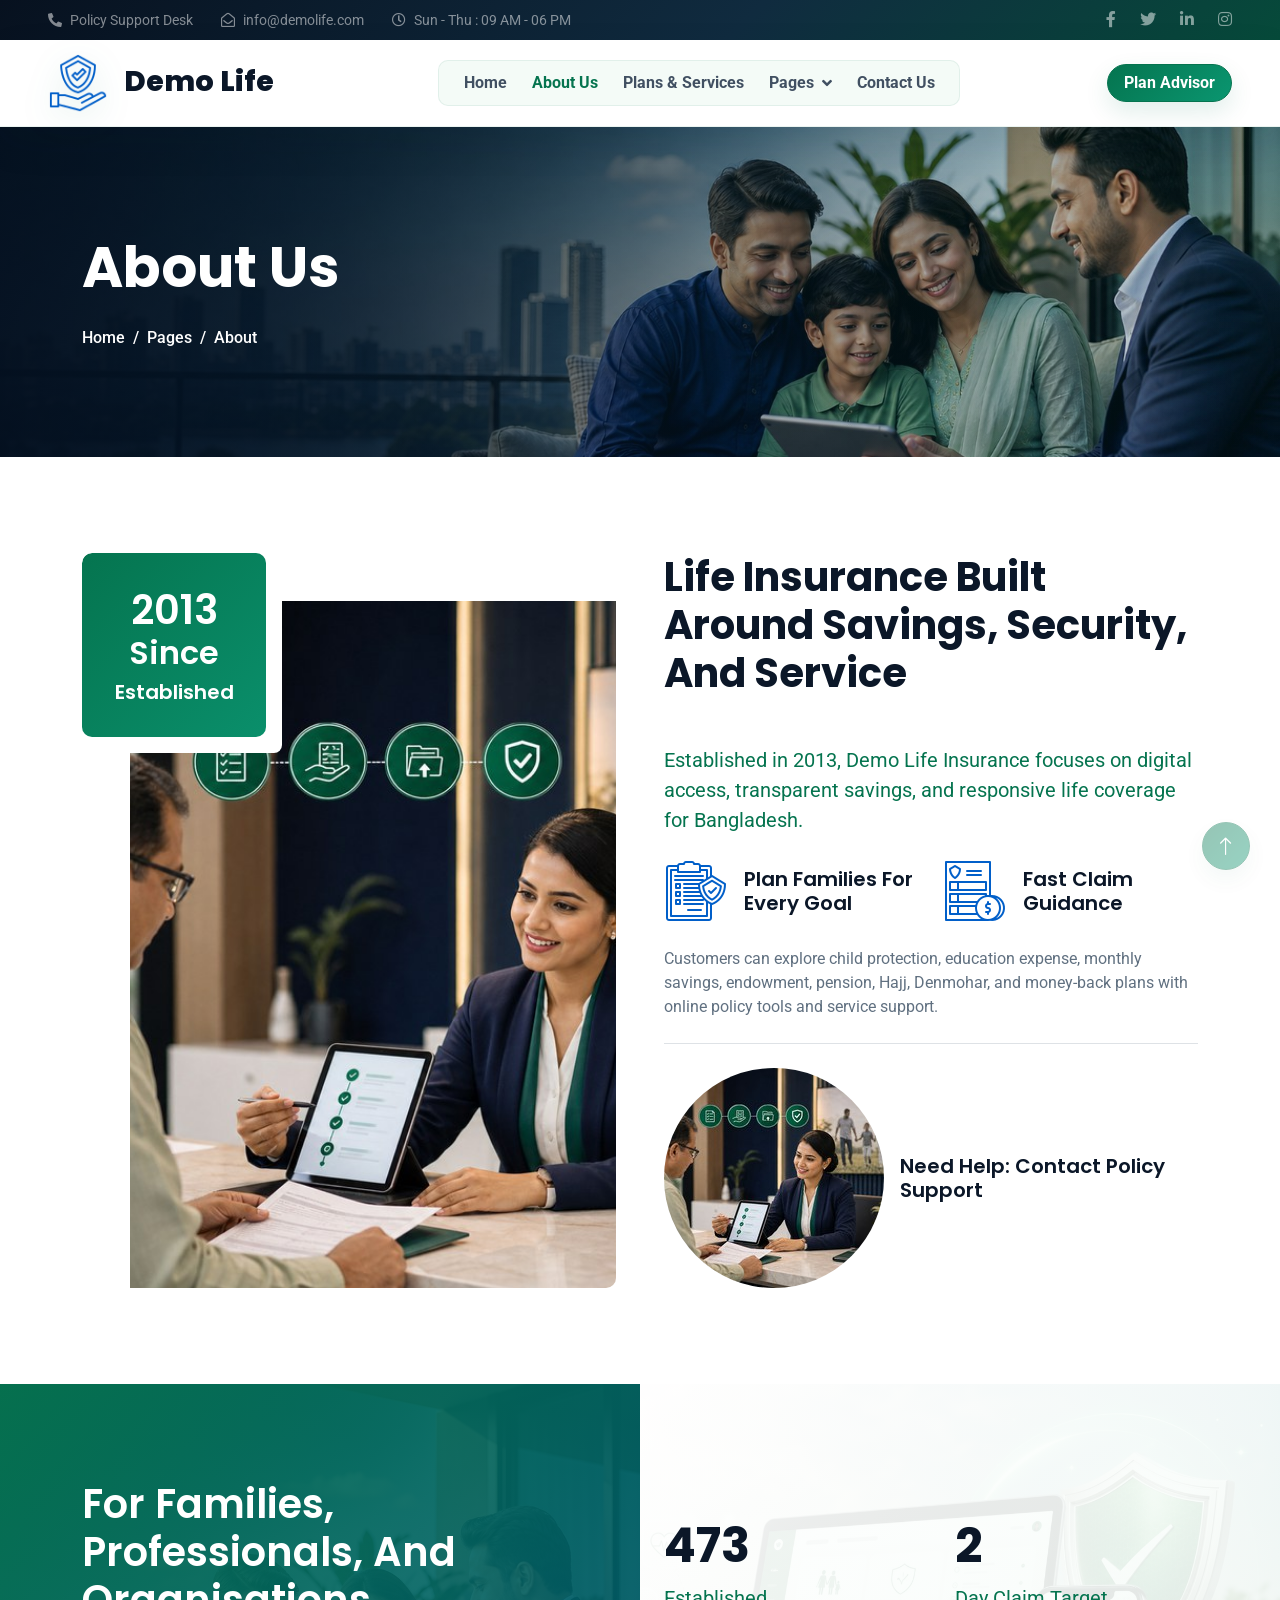
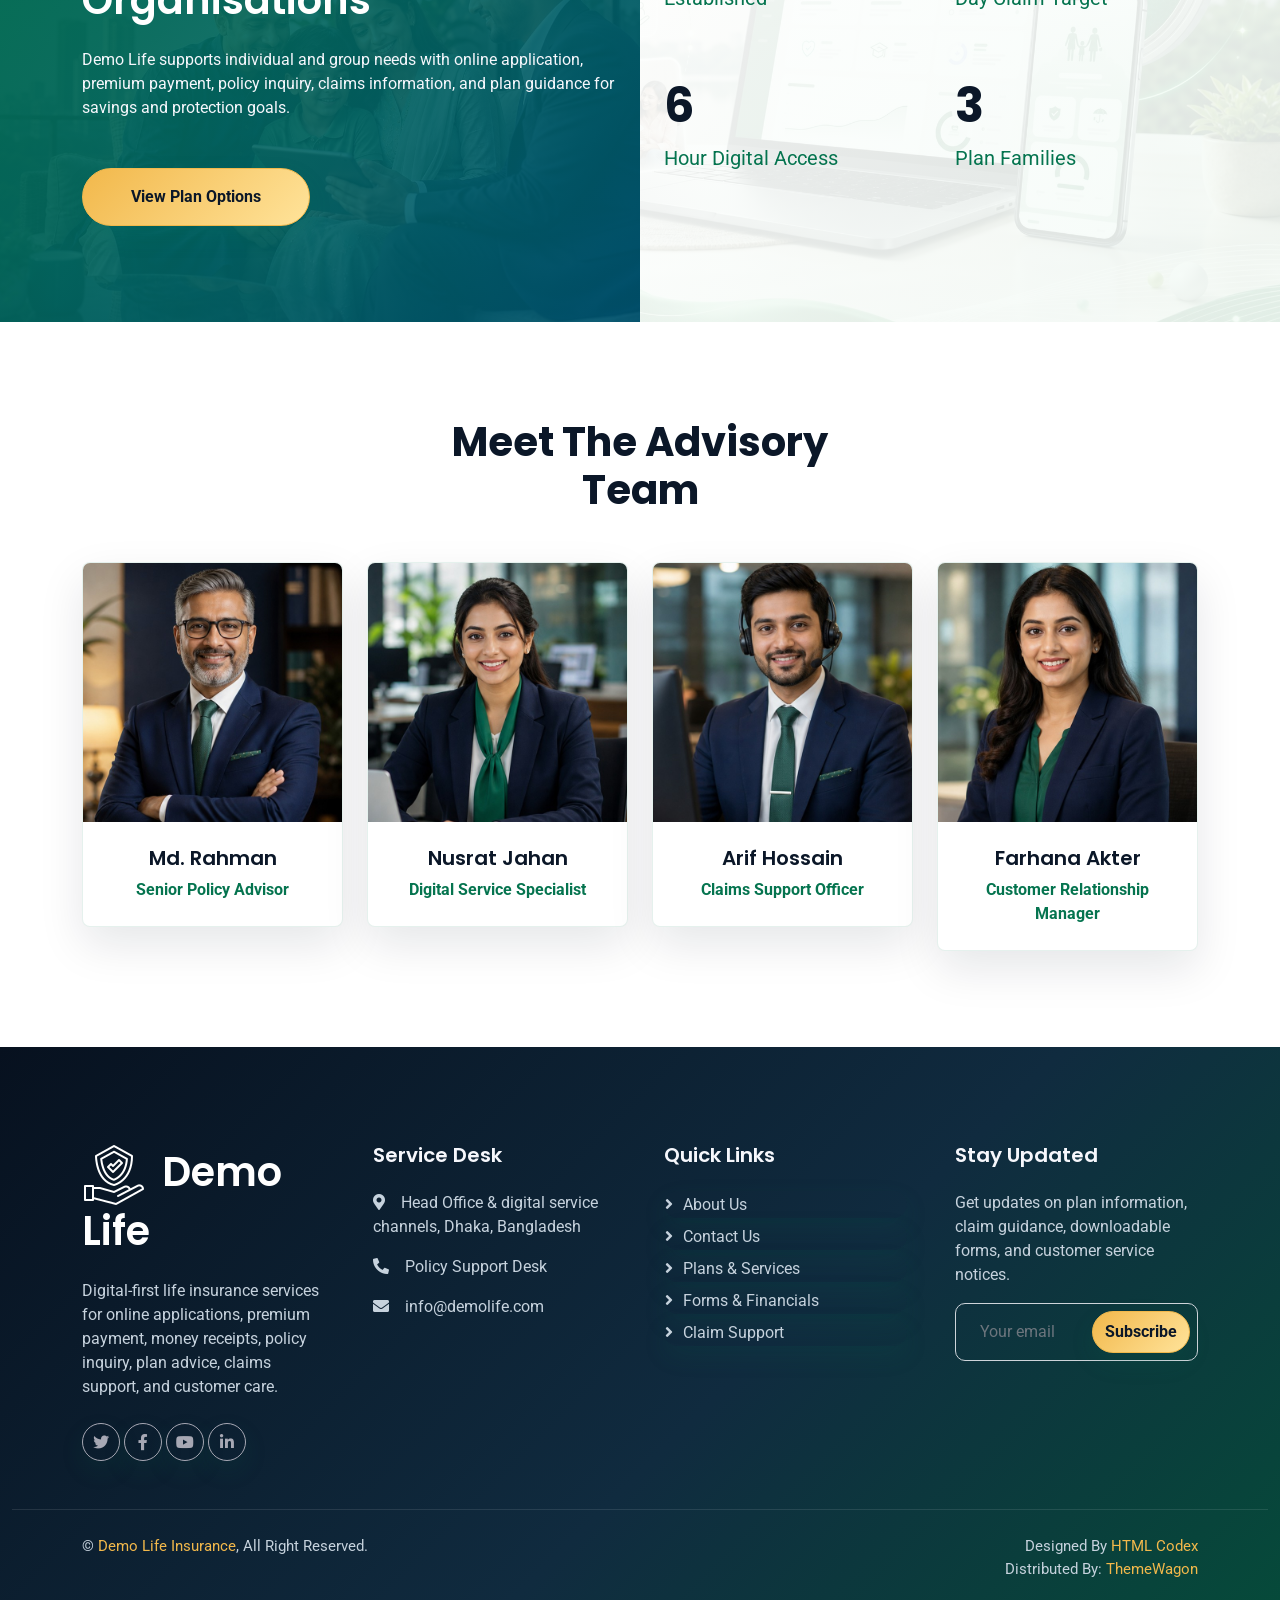
<file: about.html>
<!DOCTYPE html>

<html lang="en">
<head>
<meta charset="utf-8"/>
<title>Demo Life Insurance - Digital Life Protection</title>
<meta content="width=device-width, initial-scale=1.0" name="viewport"/>
<meta content="Demo Life Insurance, life insurance Bangladesh, premium calculator, claims support, policy inquiry, plan advisor" name="keywords"/>
<meta content="Demo Life Insurance digital life protection, online plan advisor, premium calculator, policy inquiry, forms, financials, and claims support." name="description"/>
<!-- Favicon -->
<link href="img/favicon.ico" rel="icon"/>
<!-- Google Web Fonts -->
<link href="https://fonts.googleapis.com" rel="preconnect"/>
<link crossorigin="" href="https://fonts.gstatic.com" rel="preconnect"/>
<link href="https://fonts.googleapis.com/css2?family=Roboto:wght@400;500&amp;family=Poppins:wght@600;700&amp;display=swap" rel="stylesheet"/>
<!-- Icon Font Stylesheet -->
<link href="https://cdnjs.cloudflare.com/ajax/libs/font-awesome/5.10.0/css/all.min.css" rel="stylesheet"/>
<link href="https://cdn.jsdelivr.net/npm/bootstrap-icons@1.4.1/font/bootstrap-icons.css" rel="stylesheet"/>
<!-- Libraries Stylesheet -->
<link href="lib/animate/animate.min.css" rel="stylesheet"/>
<link href="lib/owlcarousel/assets/owl.carousel.min.css" rel="stylesheet"/>
<!-- Customized Bootstrap Stylesheet -->
<link href="css/bootstrap.min.css" rel="stylesheet"/>
<!-- Template Stylesheet -->
<link href="css/style.css" rel="stylesheet"/>
</head>
<body>
<!-- Spinner Start -->
<div class="show bg-white position-fixed translate-middle w-100 vh-100 top-50 start-50 d-flex align-items-center justify-content-center" id="spinner">
<div class="spinner-grow text-primary" role="status"></div>
</div>
<!-- Spinner End -->
<!-- Topbar Start -->
<div class="container-fluid bg-dark text-white-50 py-2 px-0 d-none d-lg-block">
<div class="row gx-0 align-items-center">
<div class="col-lg-7 px-5 text-start">
<div class="h-100 d-inline-flex align-items-center me-4">
<small class="fa fa-phone-alt me-2"></small>
<small>Policy Support Desk</small>
</div>
<div class="h-100 d-inline-flex align-items-center me-4">
<small class="far fa-envelope-open me-2"></small>
<small>info@demolife.com</small>
</div>
<div class="h-100 d-inline-flex align-items-center me-4">
<small class="far fa-clock me-2"></small>
<small>Sun - Thu : 09 AM - 06 PM</small>
</div>
</div>
<div class="col-lg-5 px-5 text-end">
<div class="h-100 d-inline-flex align-items-center">
<a class="text-white-50 ms-4" href=""><i class="fab fa-facebook-f"></i></a>
<a class="text-white-50 ms-4" href=""><i class="fab fa-twitter"></i></a>
<a class="text-white-50 ms-4" href=""><i class="fab fa-linkedin-in"></i></a>
<a class="text-white-50 ms-4" href=""><i class="fab fa-instagram"></i></a>
</div>
</div>
</div>
</div>
<!-- Topbar End -->
<!-- Navbar Start -->
<nav class="navbar navbar-expand-lg bg-white navbar-light sticky-top px-4 px-lg-5">
<a class="navbar-brand d-flex align-items-center" href="index.html">
<h1 class="m-0">
<img alt="" class="img-fluid me-3" src="img/icon/icon-02-primary.png"/>Demo Life
        </h1>
</a>
<button class="navbar-toggler" data-bs-target="#navbarCollapse" data-bs-toggle="collapse" type="button">
<span class="navbar-toggler-icon"></span>
</button>
<div class="collapse navbar-collapse" id="navbarCollapse">
<div class="navbar-nav mx-auto bg-light rounded pe-4 py-3 py-lg-0">
<a class="nav-item nav-link" href="index.html">Home</a>
<a class="nav-item nav-link active" href="about.html">About Us</a>
<a class="nav-item nav-link" href="service.html">Plans &amp; Services</a>
<div class="nav-item dropdown">
<a class="nav-link dropdown-toggle" data-bs-toggle="dropdown" href="#">Pages</a>
<div class="dropdown-menu bg-light border-0 m-0">
<a class="dropdown-item" href="feature.html">Digital Features</a>
<a class="dropdown-item" href="appointment.html">Plan Advisor</a>
<a class="dropdown-item" href="team.html">Advisory Team</a>
<a class="dropdown-item" href="testimonial.html">Client Stories</a>
<a class="dropdown-item" href="404.html">404 Page</a>
</div>
</div>
<a class="nav-item nav-link" href="contact.html">Contact Us</a>
</div>
</div>
<a class="btn btn-primary px-3 d-none d-lg-block" href="appointment.html">Plan Advisor</a>
</nav>
<!-- Navbar End -->
<!-- Page Header Start -->
<div class="container-fluid page-header py-5 mb-5 wow fadeIn" data-wow-delay="0.1s">
<div class="container py-5">
<h1 class="display-4 animated slideInDown mb-4">About Us</h1>
<nav aria-label="breadcrumb animated slideInDown">
<ol class="breadcrumb mb-0">
<li class="breadcrumb-item"><a href="#">Home</a></li>
<li class="breadcrumb-item"><a href="#">Pages</a></li>
<li aria-current="page" class="breadcrumb-item active">About</li>
</ol>
</nav>
</div>
</div>
<!-- Page Header End -->
<!-- About Start -->
<div class="container-xxl py-5">
<div class="container">
<div class="row g-5">
<div class="col-lg-6 wow fadeInUp" data-wow-delay="0.1s">
<div class="position-relative overflow-hidden rounded ps-5 pt-5 h-100" style="min-height: 400px">
<img alt="Claims support advisor helping a policyholder with documents" class="position-absolute w-100 h-100" src="img/about.jpg" style="object-fit: cover"/>
<div class="position-absolute top-0 start-0 bg-white rounded pe-3 pb-3" style="width: 200px; height: 200px">
<div class="d-flex flex-column justify-content-center text-center bg-primary rounded h-100 p-3">
<h1 class="text-white mb-0">2013</h1>
<h2 class="text-white">Since</h2>
<h5 class="text-white mb-0">Established</h5>
</div>
</div>
</div>
</div>
<div class="col-lg-6 wow fadeInUp" data-wow-delay="0.5s">
<div class="h-100">
<h1 class="display-6 mb-5">Life Insurance Built Around Savings, Security, And Service</h1>
<p class="fs-5 text-primary mb-4">Established in 2013, Demo Life Insurance focuses on digital access, transparent savings, and responsive life coverage for Bangladesh.</p>
<div class="row g-4 mb-4">
<div class="col-sm-6">
<div class="d-flex align-items-center">
<img alt="" class="flex-shrink-0 me-3" src="img/icon/icon-04-primary.png"/>
<h5 class="mb-0">Plan Families For Every Goal</h5>
</div>
</div>
<div class="col-sm-6">
<div class="d-flex align-items-center">
<img alt="" class="flex-shrink-0 me-3" src="img/icon/icon-03-primary.png"/>
<h5 class="mb-0">Fast Claim Guidance</h5>
</div>
</div>
</div>
<p class="mb-4">Customers can explore child protection, education expense, monthly savings, endowment, pension, Hajj, Denmohar, and money-back plans with online policy tools and service support.</p>
<div class="border-top mt-4 pt-4">
<div class="d-flex align-items-center">
<img alt="Demo Life customer care specialist" class="flex-shrink-0 rounded-circle me-3" src="img/profile.jpg"/>
<h5 class="mb-0">Need Help: Contact Policy Support</h5>
</div>
</div>
</div>
</div>
</div>
</div>
</div>
<!-- About End -->
<!-- Facts Start -->
<div class="container-fluid overflow-hidden my-5 px-lg-0">
<div class="container facts px-lg-0">
<div class="row g-0 mx-lg-0">
<div class="col-lg-6 facts-text wow fadeIn" data-wow-delay="0.1s">
<div class="h-100 px-4 ps-lg-0">
<h1 class="text-white mb-4">For Families, Professionals, And Organisations</h1>
<p class="text-light mb-5">Demo Life supports individual and group needs with online application, premium payment, policy inquiry, claims information, and plan guidance for savings and protection goals.</p>
<a class="align-self-start btn btn-secondary py-3 px-5" href="service.html">View Plan Options</a>
</div>
</div>
<div class="col-lg-6 facts-counter wow fadeIn" data-wow-delay="0.5s">
<div class="h-100 px-4 pe-lg-0">
<div class="row g-5">
<div class="col-sm-6">
<h1 class="display-5" data-toggle="counter-up">2013</h1>
<p class="fs-5 text-primary">Established</p>
</div>
<div class="col-sm-6">
<h1 class="display-5" data-toggle="counter-up">7</h1>
<p class="fs-5 text-primary">Day Claim Target</p>
</div>
<div class="col-sm-6">
<h1 class="display-5" data-toggle="counter-up">24</h1>
<p class="fs-5 text-primary">Hour Digital Access</p>
</div>
<div class="col-sm-6">
<h1 class="display-5" data-toggle="counter-up">14</h1>
<p class="fs-5 text-primary">Plan Families</p>
</div>
</div>
</div>
</div>
</div>
</div>
</div>
<!-- Facts End -->
<!-- Team Start -->
<div class="container-xxl py-5">
<div class="container">
<div class="text-center mx-auto" style="max-width: 500px">
<h1 class="display-6 mb-5">Meet The Advisory Team</h1>
</div>
<div class="row g-4">
<div class="col-lg-3 col-md-6 wow fadeInUp" data-wow-delay="0.1s">
<div class="team-item rounded">
<img alt="Demo Life advisory team member" class="img-fluid" src="img/team-1.jpg"/>
<div class="text-center p-4">
<h5>Md. Rahman</h5>
<span>Senior Policy Advisor</span>
</div>
<div class="team-text text-center bg-white p-4">
<h5>Md. Rahman</h5>
<p>Senior Policy Advisor</p>
<div class="d-flex justify-content-center">
<a class="btn btn-square btn-light m-1" href=""><i class="fab fa-twitter"></i></a>
<a class="btn btn-square btn-light m-1" href=""><i class="fab fa-facebook-f"></i></a>
<a class="btn btn-square btn-light m-1" href=""><i class="fab fa-youtube"></i></a>
<a class="btn btn-square btn-light m-1" href=""><i class="fab fa-linkedin-in"></i></a>
</div>
</div>
</div>
</div>
<div class="col-lg-3 col-md-6 wow fadeInUp" data-wow-delay="0.3s">
<div class="team-item rounded">
<img alt="Demo Life advisory team member" class="img-fluid" src="img/team-2.jpg"/>
<div class="text-center p-4">
<h5>Nusrat Jahan</h5>
<span>Digital Service Specialist</span>
</div>
<div class="team-text text-center bg-white p-4">
<h5>Nusrat Jahan</h5>
<p>Digital Service Specialist</p>
<div class="d-flex justify-content-center">
<a class="btn btn-square btn-light m-1" href=""><i class="fab fa-twitter"></i></a>
<a class="btn btn-square btn-light m-1" href=""><i class="fab fa-facebook-f"></i></a>
<a class="btn btn-square btn-light m-1" href=""><i class="fab fa-youtube"></i></a>
<a class="btn btn-square btn-light m-1" href=""><i class="fab fa-linkedin-in"></i></a>
</div>
</div>
</div>
</div>
<div class="col-lg-3 col-md-6 wow fadeInUp" data-wow-delay="0.5s">
<div class="team-item rounded">
<img alt="Demo Life advisory team member" class="img-fluid" src="img/team-3.jpg"/>
<div class="text-center p-4">
<h5>Arif Hossain</h5>
<span>Claims Support Officer</span>
</div>
<div class="team-text text-center bg-white p-4">
<h5>Arif Hossain</h5>
<p>Claims Support Officer</p>
<div class="d-flex justify-content-center">
<a class="btn btn-square btn-light m-1" href=""><i class="fab fa-twitter"></i></a>
<a class="btn btn-square btn-light m-1" href=""><i class="fab fa-facebook-f"></i></a>
<a class="btn btn-square btn-light m-1" href=""><i class="fab fa-youtube"></i></a>
<a class="btn btn-square btn-light m-1" href=""><i class="fab fa-linkedin-in"></i></a>
</div>
</div>
</div>
</div>
<div class="col-lg-3 col-md-6 wow fadeInUp" data-wow-delay="0.7s">
<div class="team-item rounded">
<img alt="Demo Life advisory team member" class="img-fluid" src="img/team-4.jpg"/>
<div class="text-center p-4">
<h5>Farhana Akter</h5>
<span>Customer Relationship Manager</span>
</div>
<div class="team-text text-center bg-white p-4">
<h5>Farhana Akter</h5>
<p>Customer Relationship Manager</p>
<div class="d-flex justify-content-center">
<a class="btn btn-square btn-light m-1" href=""><i class="fab fa-twitter"></i></a>
<a class="btn btn-square btn-light m-1" href=""><i class="fab fa-facebook-f"></i></a>
<a class="btn btn-square btn-light m-1" href=""><i class="fab fa-youtube"></i></a>
<a class="btn btn-square btn-light m-1" href=""><i class="fab fa-linkedin-in"></i></a>
</div>
</div>
</div>
</div>
</div>
</div>
</div>
<!-- Team End -->
<!-- Footer Start -->
<div class="container-fluid bg-dark footer mt-5 pt-5 wow fadeIn" data-wow-delay="0.1s">
<div class="container py-5">
<div class="row g-5">
<div class="col-lg-3 col-md-6">
<h1 class="text-white mb-4">
<img alt="" class="img-fluid me-3" src="img/icon/icon-02-light.png"/>Demo Life
            </h1>
<p>Digital-first life insurance services for online applications, premium payment, money receipts, policy inquiry, plan advice, claims support, and customer care.</p>
<div class="d-flex pt-2">
<a class="btn btn-square me-1" href=""><i class="fab fa-twitter"></i></a>
<a class="btn btn-square me-1" href=""><i class="fab fa-facebook-f"></i></a>
<a class="btn btn-square me-1" href=""><i class="fab fa-youtube"></i></a>
<a class="btn btn-square me-0" href=""><i class="fab fa-linkedin-in"></i></a>
</div>
</div>
<div class="col-lg-3 col-md-6">
<h5 class="text-light mb-4">Service Desk</h5>
<p><i class="fa fa-map-marker-alt me-3"></i>Head Office &amp; digital service channels, Dhaka, Bangladesh</p>
<p><i class="fa fa-phone-alt me-3"></i>Policy Support Desk</p>
<p><i class="fa fa-envelope me-3"></i>info@demolife.com</p>
</div>
<div class="col-lg-3 col-md-6">
<h5 class="text-light mb-4">Quick Links</h5>
<a class="btn btn-link" href="about.html">About Us</a>
<a class="btn btn-link" href="contact.html">Contact Us</a>
<a class="btn btn-link" href="service.html">Plans &amp; Services</a>
<a class="btn btn-link" href="feature.html">Forms &amp; Financials</a>
<a class="btn btn-link" href="contact.html">Claim Support</a>
</div>
<div class="col-lg-3 col-md-6">
<h5 class="text-light mb-4">Stay Updated</h5>
<p>Get updates on plan information, claim guidance, downloadable forms, and customer service notices.</p>
<div class="position-relative mx-auto" style="max-width: 400px">
<input class="form-control bg-transparent w-100 py-3 ps-4 pe-5" placeholder="Your email" type="text"/>
<button class="btn btn-secondary py-2 position-absolute top-0 end-0 mt-2 me-2" type="button">
                Subscribe
              </button>
</div>
</div>
</div>
</div>
<div class="container-fluid copyright">
<div class="container">
<div class="row">
<div class="col-md-6 text-center text-md-start mb-3 mb-md-0">
              &copy; <a href="#">Demo Life Insurance</a>, All Right Reserved.
            </div>
<div class="col-md-6 text-center text-md-end">

              Designed By <a href="https://htmlcodex.com">HTML Codex</a>
<br/>Distributed By:
              <a href="https://themewagon.com" target="_blank">ThemeWagon</a>
</div>
</div>
</div>
</div>
</div>
<!-- Footer End -->
<!-- Back to Top -->
<a class="btn btn-lg btn-primary btn-lg-square back-to-top" href="#"><i class="bi bi-arrow-up"></i></a>
<!-- JavaScript Libraries -->
<script src="https://code.jquery.com/jquery-3.4.1.min.js"></script>
<script src="https://cdn.jsdelivr.net/npm/bootstrap@5.0.0/dist/js/bootstrap.bundle.min.js"></script>
<script src="lib/wow/wow.min.js"></script>
<script src="lib/easing/easing.min.js"></script>
<script src="lib/waypoints/waypoints.min.js"></script>
<script src="lib/owlcarousel/owl.carousel.min.js"></script>
<script src="lib/counterup/counterup.min.js"></script>
<!-- Template Javascript -->
<script src="js/main.js"></script>
</body>
</html>
</file>
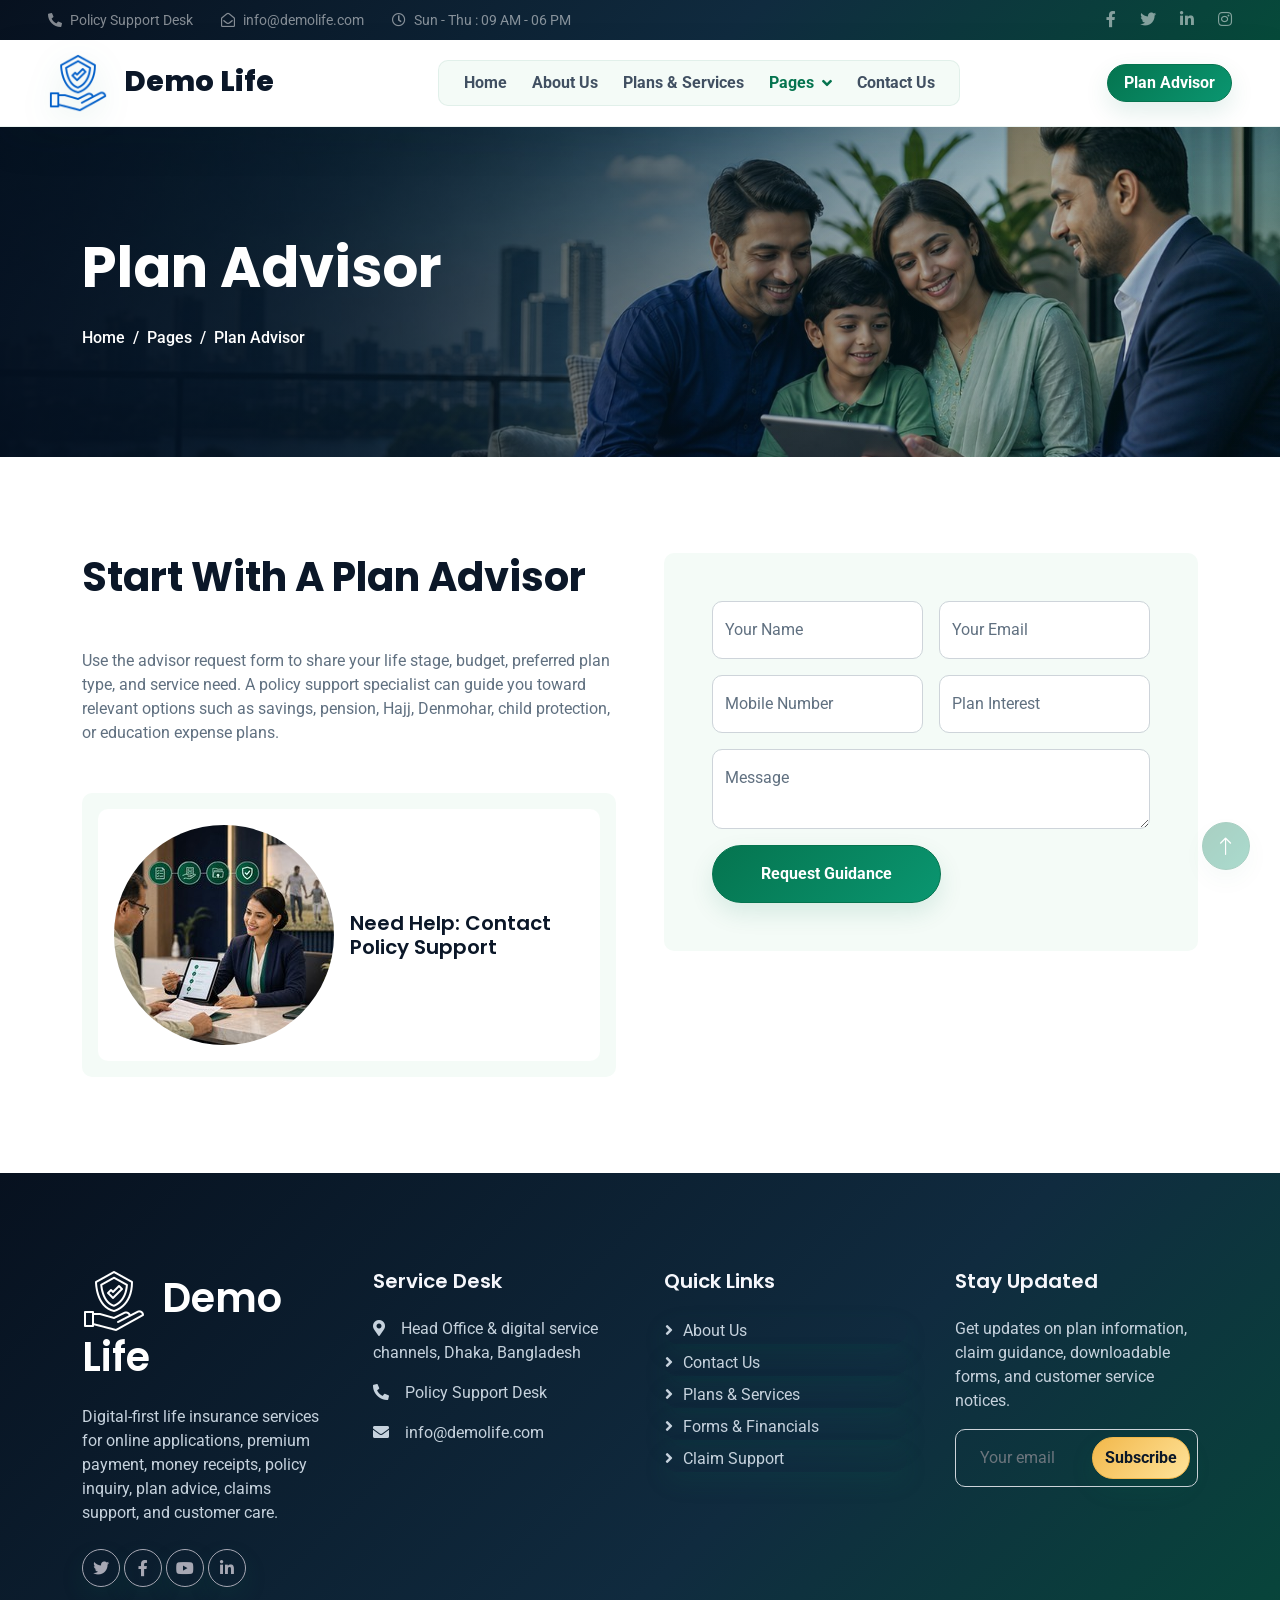
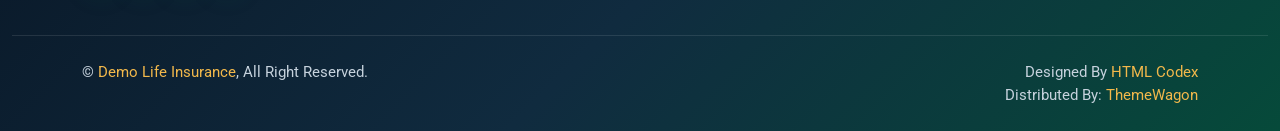
<file: appointment.html>
<!DOCTYPE html>

<html lang="en">
<head>
<meta charset="utf-8"/>
<title>Demo Life Insurance - Digital Life Protection</title>
<meta content="width=device-width, initial-scale=1.0" name="viewport"/>
<meta content="Demo Life Insurance, life insurance Bangladesh, premium calculator, claims support, policy inquiry, plan advisor" name="keywords"/>
<meta content="Demo Life Insurance digital life protection, online plan advisor, premium calculator, policy inquiry, forms, financials, and claims support." name="description"/>
<!-- Favicon -->
<link href="img/favicon.ico" rel="icon"/>
<!-- Google Web Fonts -->
<link href="https://fonts.googleapis.com" rel="preconnect"/>
<link crossorigin="" href="https://fonts.gstatic.com" rel="preconnect"/>
<link href="https://fonts.googleapis.com/css2?family=Roboto:wght@400;500&amp;family=Poppins:wght@600;700&amp;display=swap" rel="stylesheet"/>
<!-- Icon Font Stylesheet -->
<link href="https://cdnjs.cloudflare.com/ajax/libs/font-awesome/5.10.0/css/all.min.css" rel="stylesheet"/>
<link href="https://cdn.jsdelivr.net/npm/bootstrap-icons@1.4.1/font/bootstrap-icons.css" rel="stylesheet"/>
<!-- Libraries Stylesheet -->
<link href="lib/animate/animate.min.css" rel="stylesheet"/>
<link href="lib/owlcarousel/assets/owl.carousel.min.css" rel="stylesheet"/>
<!-- Customized Bootstrap Stylesheet -->
<link href="css/bootstrap.min.css" rel="stylesheet"/>
<!-- Template Stylesheet -->
<link href="css/style.css" rel="stylesheet"/>
</head>
<body>
<!-- Spinner Start -->
<div class="show bg-white position-fixed translate-middle w-100 vh-100 top-50 start-50 d-flex align-items-center justify-content-center" id="spinner">
<div class="spinner-grow text-primary" role="status"></div>
</div>
<!-- Spinner End -->
<!-- Topbar Start -->
<div class="container-fluid bg-dark text-white-50 py-2 px-0 d-none d-lg-block">
<div class="row gx-0 align-items-center">
<div class="col-lg-7 px-5 text-start">
<div class="h-100 d-inline-flex align-items-center me-4">
<small class="fa fa-phone-alt me-2"></small>
<small>Policy Support Desk</small>
</div>
<div class="h-100 d-inline-flex align-items-center me-4">
<small class="far fa-envelope-open me-2"></small>
<small>info@demolife.com</small>
</div>
<div class="h-100 d-inline-flex align-items-center me-4">
<small class="far fa-clock me-2"></small>
<small>Sun - Thu : 09 AM - 06 PM</small>
</div>
</div>
<div class="col-lg-5 px-5 text-end">
<div class="h-100 d-inline-flex align-items-center">
<a class="text-white-50 ms-4" href=""><i class="fab fa-facebook-f"></i></a>
<a class="text-white-50 ms-4" href=""><i class="fab fa-twitter"></i></a>
<a class="text-white-50 ms-4" href=""><i class="fab fa-linkedin-in"></i></a>
<a class="text-white-50 ms-4" href=""><i class="fab fa-instagram"></i></a>
</div>
</div>
</div>
</div>
<!-- Topbar End -->
<!-- Navbar Start -->
<nav class="navbar navbar-expand-lg bg-white navbar-light sticky-top px-4 px-lg-5">
<a class="navbar-brand d-flex align-items-center" href="index.html">
<h1 class="m-0">
<img alt="" class="img-fluid me-3" src="img/icon/icon-02-primary.png"/>Demo Life
        </h1>
</a>
<button class="navbar-toggler" data-bs-target="#navbarCollapse" data-bs-toggle="collapse" type="button">
<span class="navbar-toggler-icon"></span>
</button>
<div class="collapse navbar-collapse" id="navbarCollapse">
<div class="navbar-nav mx-auto bg-light rounded pe-4 py-3 py-lg-0">
<a class="nav-item nav-link" href="index.html">Home</a>
<a class="nav-item nav-link" href="about.html">About Us</a>
<a class="nav-item nav-link" href="service.html">Plans &amp; Services</a>
<div class="nav-item dropdown">
<a class="nav-link dropdown-toggle active" data-bs-toggle="dropdown" href="#">Pages</a>
<div class="dropdown-menu bg-light border-0 m-0">
<a class="dropdown-item" href="feature.html">Digital Features</a>
<a class="dropdown-item active" href="appointment.html">Plan Advisor</a>
<a class="dropdown-item" href="team.html">Advisory Team</a>
<a class="dropdown-item" href="testimonial.html">Client Stories</a>
<a class="dropdown-item" href="404.html">404 Page</a>
</div>
</div>
<a class="nav-item nav-link" href="contact.html">Contact Us</a>
</div>
</div>
<a class="btn btn-primary px-3 d-none d-lg-block" href="appointment.html">Plan Advisor</a>
</nav>
<!-- Navbar End -->
<!-- Page Header Start -->
<div class="container-fluid page-header py-5 mb-5 wow fadeIn" data-wow-delay="0.1s">
<div class="container py-5">
<h1 class="display-4 animated slideInDown mb-4">Plan Advisor</h1>
<nav aria-label="breadcrumb animated slideInDown">
<ol class="breadcrumb mb-0">
<li class="breadcrumb-item"><a href="#">Home</a></li>
<li class="breadcrumb-item"><a href="#">Pages</a></li>
<li aria-current="page" class="breadcrumb-item active">
              Plan Advisor
            </li>
</ol>
</nav>
</div>
</div>
<!-- Page Header End -->
<!-- Appointment Start -->
<div class="container-fluid py-5 wow fadeIn" data-wow-delay="0.1s">
<div class="container">
<div class="row g-5">
<div class="col-lg-6 wow fadeIn" data-wow-delay="0.3s">
<h1 class="display-6 mb-5">Start With A Plan Advisor</h1>
<p class="mb-5">Use the advisor request form to share your life stage, budget, preferred plan type, and service need. A policy support specialist can guide you toward relevant options such as savings, pension, Hajj, Denmohar, child protection, or education expense plans.</p>
<div class="bg-light rounded p-3">
<div class="d-flex align-items-center bg-white rounded p-3">
<img alt="Demo Life customer care specialist" class="flex-shrink-0 rounded-circle me-3" src="img/profile.jpg"/>
<h5 class="mb-0">Need Help: Contact Policy Support</h5>
</div>
</div>
</div>
<div class="col-lg-6 wow fadeIn" data-wow-delay="0.5s">
<div class="bg-light rounded p-5">
<form>
<div class="row g-3">
<div class="col-sm-6">
<div class="form-floating">
<input class="form-control" id="gname" placeholder="Your Name" type="text"/>
<label for="gname">Your Name</label>
</div>
</div>
<div class="col-sm-6">
<div class="form-floating">
<input class="form-control" id="gmail" placeholder="Your Email" type="email"/>
<label for="gmail">Your Email</label>
</div>
</div>
<div class="col-sm-6">
<div class="form-floating">
<input class="form-control" id="cname" placeholder="Mobile Number" type="text"/>
<label for="cname">Mobile Number</label>
</div>
</div>
<div class="col-sm-6">
<div class="form-floating">
<input class="form-control" id="cage" placeholder="Savings, pension, child, claim, forms" type="text"/>
<label for="cage">Plan Interest</label>
</div>
</div>
<div class="col-12">
<div class="form-floating">
<textarea class="form-control" id="message" placeholder="Tell us your age, budget, goal, or service request" style="height: 80px"></textarea>
<label for="message">Message</label>
</div>
</div>
<div class="col-12">
<button class="btn btn-primary py-3 px-5" type="submit">
                      Request Guidance
                    </button>
</div>
</div>
</form>
</div>
</div>
</div>
</div>
</div>
<!-- Appointment End -->
<!-- Footer Start -->
<div class="container-fluid bg-dark footer mt-5 pt-5 wow fadeIn" data-wow-delay="0.1s">
<div class="container py-5">
<div class="row g-5">
<div class="col-lg-3 col-md-6">
<h1 class="text-white mb-4">
<img alt="" class="img-fluid me-3" src="img/icon/icon-02-light.png"/>Demo Life
            </h1>
<p>Digital-first life insurance services for online applications, premium payment, money receipts, policy inquiry, plan advice, claims support, and customer care.</p>
<div class="d-flex pt-2">
<a class="btn btn-square me-1" href=""><i class="fab fa-twitter"></i></a>
<a class="btn btn-square me-1" href=""><i class="fab fa-facebook-f"></i></a>
<a class="btn btn-square me-1" href=""><i class="fab fa-youtube"></i></a>
<a class="btn btn-square me-0" href=""><i class="fab fa-linkedin-in"></i></a>
</div>
</div>
<div class="col-lg-3 col-md-6">
<h5 class="text-light mb-4">Service Desk</h5>
<p><i class="fa fa-map-marker-alt me-3"></i>Head Office &amp; digital service channels, Dhaka, Bangladesh</p>
<p><i class="fa fa-phone-alt me-3"></i>Policy Support Desk</p>
<p><i class="fa fa-envelope me-3"></i>info@demolife.com</p>
</div>
<div class="col-lg-3 col-md-6">
<h5 class="text-light mb-4">Quick Links</h5>
<a class="btn btn-link" href="about.html">About Us</a>
<a class="btn btn-link" href="contact.html">Contact Us</a>
<a class="btn btn-link" href="service.html">Plans &amp; Services</a>
<a class="btn btn-link" href="feature.html">Forms &amp; Financials</a>
<a class="btn btn-link" href="contact.html">Claim Support</a>
</div>
<div class="col-lg-3 col-md-6">
<h5 class="text-light mb-4">Stay Updated</h5>
<p>Get updates on plan information, claim guidance, downloadable forms, and customer service notices.</p>
<div class="position-relative mx-auto" style="max-width: 400px">
<input class="form-control bg-transparent w-100 py-3 ps-4 pe-5" placeholder="Your email" type="text"/>
<button class="btn btn-secondary py-2 position-absolute top-0 end-0 mt-2 me-2" type="button">
                Subscribe
              </button>
</div>
</div>
</div>
</div>
<div class="container-fluid copyright">
<div class="container">
<div class="row">
<div class="col-md-6 text-center text-md-start mb-3 mb-md-0">
              &copy; <a href="#">Demo Life Insurance</a>, All Right Reserved.
            </div>
<div class="col-md-6 text-center text-md-end">

              Designed By <a href="https://htmlcodex.com">HTML Codex</a>
<br/>Distributed By:
              <a href="https://themewagon.com" target="_blank">ThemeWagon</a>
</div>
</div>
</div>
</div>
</div>
<!-- Footer End -->
<!-- Back to Top -->
<a class="btn btn-lg btn-primary btn-lg-square back-to-top" href="#"><i class="bi bi-arrow-up"></i></a>
<!-- JavaScript Libraries -->
<script src="https://code.jquery.com/jquery-3.4.1.min.js"></script>
<script src="https://cdn.jsdelivr.net/npm/bootstrap@5.0.0/dist/js/bootstrap.bundle.min.js"></script>
<script src="lib/wow/wow.min.js"></script>
<script src="lib/easing/easing.min.js"></script>
<script src="lib/waypoints/waypoints.min.js"></script>
<script src="lib/owlcarousel/owl.carousel.min.js"></script>
<script src="lib/counterup/counterup.min.js"></script>
<!-- Template Javascript -->
<script src="js/main.js"></script>
</body>
</html>
</file>
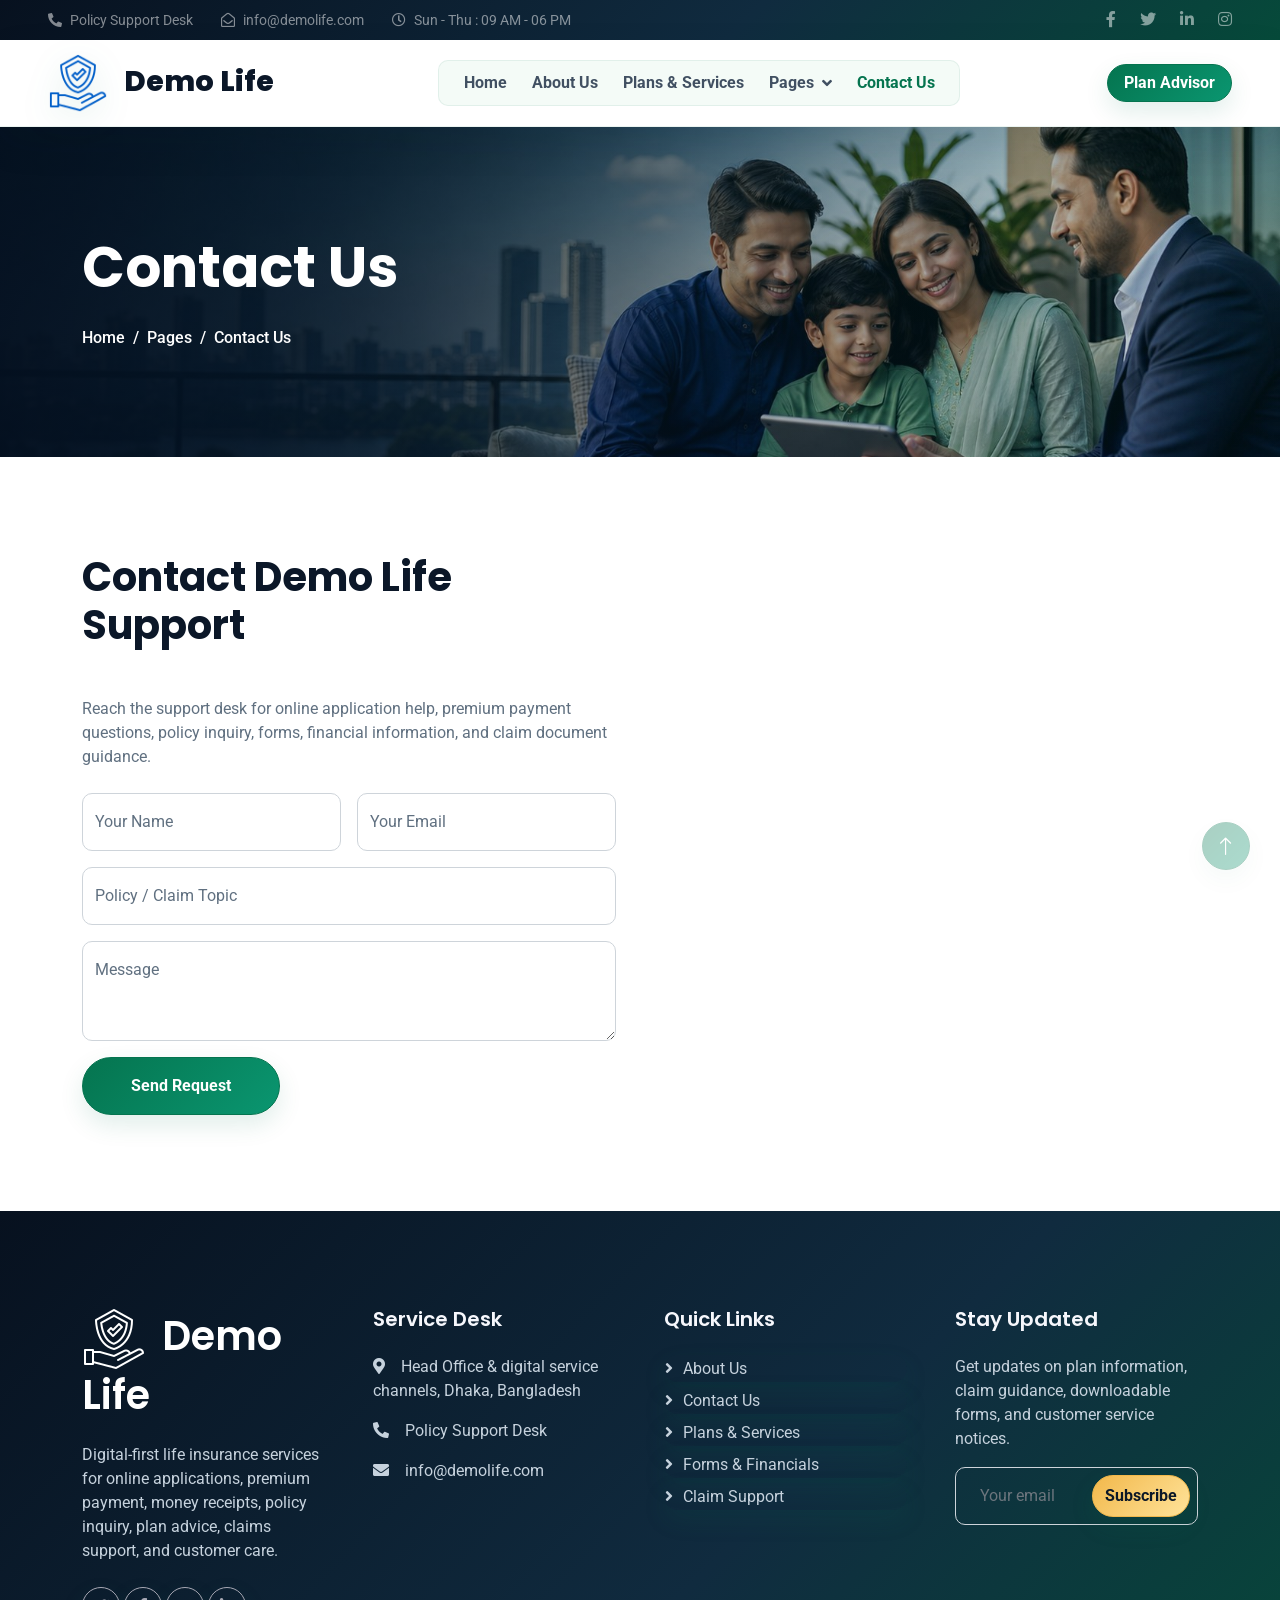
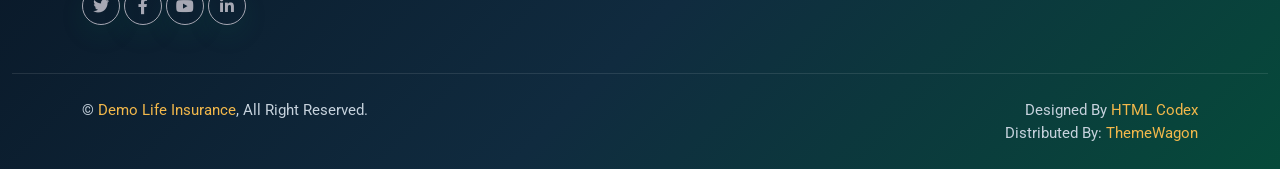
<file: contact.html>
<!DOCTYPE html>

<html lang="en">
<head>
<meta charset="utf-8"/>
<title>Demo Life Insurance - Digital Life Protection</title>
<meta content="width=device-width, initial-scale=1.0" name="viewport"/>
<meta content="Demo Life Insurance, life insurance Bangladesh, premium calculator, claims support, policy inquiry, plan advisor" name="keywords"/>
<meta content="Demo Life Insurance digital life protection, online plan advisor, premium calculator, policy inquiry, forms, financials, and claims support." name="description"/>
<!-- Favicon -->
<link href="img/favicon.ico" rel="icon"/>
<!-- Google Web Fonts -->
<link href="https://fonts.googleapis.com" rel="preconnect"/>
<link crossorigin="" href="https://fonts.gstatic.com" rel="preconnect"/>
<link href="https://fonts.googleapis.com/css2?family=Roboto:wght@400;500&amp;family=Poppins:wght@600;700&amp;display=swap" rel="stylesheet"/>
<!-- Icon Font Stylesheet -->
<link href="https://cdnjs.cloudflare.com/ajax/libs/font-awesome/5.10.0/css/all.min.css" rel="stylesheet"/>
<link href="https://cdn.jsdelivr.net/npm/bootstrap-icons@1.4.1/font/bootstrap-icons.css" rel="stylesheet"/>
<!-- Libraries Stylesheet -->
<link href="lib/animate/animate.min.css" rel="stylesheet"/>
<link href="lib/owlcarousel/assets/owl.carousel.min.css" rel="stylesheet"/>
<!-- Customized Bootstrap Stylesheet -->
<link href="css/bootstrap.min.css" rel="stylesheet"/>
<!-- Template Stylesheet -->
<link href="css/style.css" rel="stylesheet"/>
</head>
<body>
<!-- Spinner Start -->
<div class="show bg-white position-fixed translate-middle w-100 vh-100 top-50 start-50 d-flex align-items-center justify-content-center" id="spinner">
<div class="spinner-grow text-primary" role="status"></div>
</div>
<!-- Spinner End -->
<!-- Topbar Start -->
<div class="container-fluid bg-dark text-white-50 py-2 px-0 d-none d-lg-block">
<div class="row gx-0 align-items-center">
<div class="col-lg-7 px-5 text-start">
<div class="h-100 d-inline-flex align-items-center me-4">
<small class="fa fa-phone-alt me-2"></small>
<small>Policy Support Desk</small>
</div>
<div class="h-100 d-inline-flex align-items-center me-4">
<small class="far fa-envelope-open me-2"></small>
<small>info@demolife.com</small>
</div>
<div class="h-100 d-inline-flex align-items-center me-4">
<small class="far fa-clock me-2"></small>
<small>Sun - Thu : 09 AM - 06 PM</small>
</div>
</div>
<div class="col-lg-5 px-5 text-end">
<div class="h-100 d-inline-flex align-items-center">
<a class="text-white-50 ms-4" href=""><i class="fab fa-facebook-f"></i></a>
<a class="text-white-50 ms-4" href=""><i class="fab fa-twitter"></i></a>
<a class="text-white-50 ms-4" href=""><i class="fab fa-linkedin-in"></i></a>
<a class="text-white-50 ms-4" href=""><i class="fab fa-instagram"></i></a>
</div>
</div>
</div>
</div>
<!-- Topbar End -->
<!-- Navbar Start -->
<nav class="navbar navbar-expand-lg bg-white navbar-light sticky-top px-4 px-lg-5">
<a class="navbar-brand d-flex align-items-center" href="index.html">
<h1 class="m-0">
<img alt="" class="img-fluid me-3" src="img/icon/icon-02-primary.png"/>Demo Life
        </h1>
</a>
<button class="navbar-toggler" data-bs-target="#navbarCollapse" data-bs-toggle="collapse" type="button">
<span class="navbar-toggler-icon"></span>
</button>
<div class="collapse navbar-collapse" id="navbarCollapse">
<div class="navbar-nav mx-auto bg-light rounded pe-4 py-3 py-lg-0">
<a class="nav-item nav-link" href="index.html">Home</a>
<a class="nav-item nav-link" href="about.html">About Us</a>
<a class="nav-item nav-link" href="service.html">Plans &amp; Services</a>
<div class="nav-item dropdown">
<a class="nav-link dropdown-toggle" data-bs-toggle="dropdown" href="#">Pages</a>
<div class="dropdown-menu bg-light border-0 m-0">
<a class="dropdown-item" href="feature.html">Digital Features</a>
<a class="dropdown-item" href="appointment.html">Plan Advisor</a>
<a class="dropdown-item" href="team.html">Advisory Team</a>
<a class="dropdown-item" href="testimonial.html">Client Stories</a>
<a class="dropdown-item" href="404.html">404 Page</a>
</div>
</div>
<a class="nav-item nav-link active" href="contact.html">Contact Us</a>
</div>
</div>
<a class="btn btn-primary px-3 d-none d-lg-block" href="appointment.html">Plan Advisor</a>
</nav>
<!-- Navbar End -->
<!-- Page Header Start -->
<div class="container-fluid page-header py-5 mb-5 wow fadeIn" data-wow-delay="0.1s">
<div class="container py-5">
<h1 class="display-4 animated slideInDown mb-4">Contact Us</h1>
<nav aria-label="breadcrumb animated slideInDown">
<ol class="breadcrumb mb-0">
<li class="breadcrumb-item"><a href="#">Home</a></li>
<li class="breadcrumb-item"><a href="#">Pages</a></li>
<li aria-current="page" class="breadcrumb-item active">
              Contact Us
            </li>
</ol>
</nav>
</div>
</div>
<!-- Page Header End -->
<!-- Contact Start -->
<div class="container-xxl py-5">
<div class="container">
<div class="row g-5">
<div class="col-lg-6 wow fadeIn" data-wow-delay="0.1s">
<h1 class="display-6 mb-5">Contact Demo Life Support</h1>
<p class="mb-4">Reach the support desk for online application help, premium payment questions, policy inquiry, forms, financial information, and claim document guidance.</p>
<form>
<div class="row g-3">
<div class="col-md-6">
<div class="form-floating">
<input class="form-control" id="name" placeholder="Your Name" type="text"/>
<label for="name">Your Name</label>
</div>
</div>
<div class="col-md-6">
<div class="form-floating">
<input class="form-control" id="email" placeholder="Your Email" type="email"/>
<label for="email">Your Email</label>
</div>
</div>
<div class="col-12">
<div class="form-floating">
<input class="form-control" id="subject" placeholder="Policy / Claim Topic" type="text"/>
<label for="subject">Policy / Claim Topic</label>
</div>
</div>
<div class="col-12">
<div class="form-floating">
<textarea class="form-control" id="message" placeholder="Tell us your age, budget, goal, or service request" style="height: 100px"></textarea>
<label for="message">Message</label>
</div>
</div>
<div class="col-12">
<button class="btn btn-primary py-3 px-5" type="submit">Send Request</button>
</div>
</div>
</form>
</div>
<div class="col-lg-6 wow fadeIn" data-wow-delay="0.5s" style="min-height: 450px">
<div class="position-relative rounded overflow-hidden h-100">
<iframe allowfullscreen="" aria-hidden="false" class="position-relative w-100 h-100" frameborder="0" src="https://maps.google.com/maps?q=Dhaka%20Bangladesh&amp;t=&amp;z=12&amp;ie=UTF8&amp;iwloc=&amp;output=embed" style="min-height: 450px; border: 0" tabindex="0" title="Dhaka Bangladesh map"></iframe>
</div>
</div>
</div>
</div>
</div>
<!-- Contact End -->
<!-- Footer Start -->
<div class="container-fluid bg-dark footer mt-5 pt-5 wow fadeIn" data-wow-delay="0.1s">
<div class="container py-5">
<div class="row g-5">
<div class="col-lg-3 col-md-6">
<h1 class="text-white mb-4">
<img alt="" class="img-fluid me-3" src="img/icon/icon-02-light.png"/>Demo Life
            </h1>
<p>Digital-first life insurance services for online applications, premium payment, money receipts, policy inquiry, plan advice, claims support, and customer care.</p>
<div class="d-flex pt-2">
<a class="btn btn-square me-1" href=""><i class="fab fa-twitter"></i></a>
<a class="btn btn-square me-1" href=""><i class="fab fa-facebook-f"></i></a>
<a class="btn btn-square me-1" href=""><i class="fab fa-youtube"></i></a>
<a class="btn btn-square me-0" href=""><i class="fab fa-linkedin-in"></i></a>
</div>
</div>
<div class="col-lg-3 col-md-6">
<h5 class="text-light mb-4">Service Desk</h5>
<p><i class="fa fa-map-marker-alt me-3"></i>Head Office &amp; digital service channels, Dhaka, Bangladesh</p>
<p><i class="fa fa-phone-alt me-3"></i>Policy Support Desk</p>
<p><i class="fa fa-envelope me-3"></i>info@demolife.com</p>
</div>
<div class="col-lg-3 col-md-6">
<h5 class="text-light mb-4">Quick Links</h5>
<a class="btn btn-link" href="about.html">About Us</a>
<a class="btn btn-link" href="contact.html">Contact Us</a>
<a class="btn btn-link" href="service.html">Plans &amp; Services</a>
<a class="btn btn-link" href="feature.html">Forms &amp; Financials</a>
<a class="btn btn-link" href="contact.html">Claim Support</a>
</div>
<div class="col-lg-3 col-md-6">
<h5 class="text-light mb-4">Stay Updated</h5>
<p>Get updates on plan information, claim guidance, downloadable forms, and customer service notices.</p>
<div class="position-relative mx-auto" style="max-width: 400px">
<input class="form-control bg-transparent w-100 py-3 ps-4 pe-5" placeholder="Your email" type="text"/>
<button class="btn btn-secondary py-2 position-absolute top-0 end-0 mt-2 me-2" type="button">
                Subscribe
              </button>
</div>
</div>
</div>
</div>
<div class="container-fluid copyright">
<div class="container">
<div class="row">
<div class="col-md-6 text-center text-md-start mb-3 mb-md-0">
              &copy; <a href="#">Demo Life Insurance</a>, All Right Reserved.
            </div>
<div class="col-md-6 text-center text-md-end">

              Designed By <a href="https://htmlcodex.com">HTML Codex</a>
<br/>Distributed By:
              <a href="https://themewagon.com" target="_blank">ThemeWagon</a>
</div>
</div>
</div>
</div>
</div>
<!-- Footer End -->
<!-- Back to Top -->
<a class="btn btn-lg btn-primary btn-lg-square back-to-top" href="#"><i class="bi bi-arrow-up"></i></a>
<!-- JavaScript Libraries -->
<script src="https://code.jquery.com/jquery-3.4.1.min.js"></script>
<script src="https://cdn.jsdelivr.net/npm/bootstrap@5.0.0/dist/js/bootstrap.bundle.min.js"></script>
<script src="lib/wow/wow.min.js"></script>
<script src="lib/easing/easing.min.js"></script>
<script src="lib/waypoints/waypoints.min.js"></script>
<script src="lib/owlcarousel/owl.carousel.min.js"></script>
<script src="lib/counterup/counterup.min.js"></script>
<!-- Template Javascript -->
<script src="js/main.js"></script>
</body>
</html>
</file>
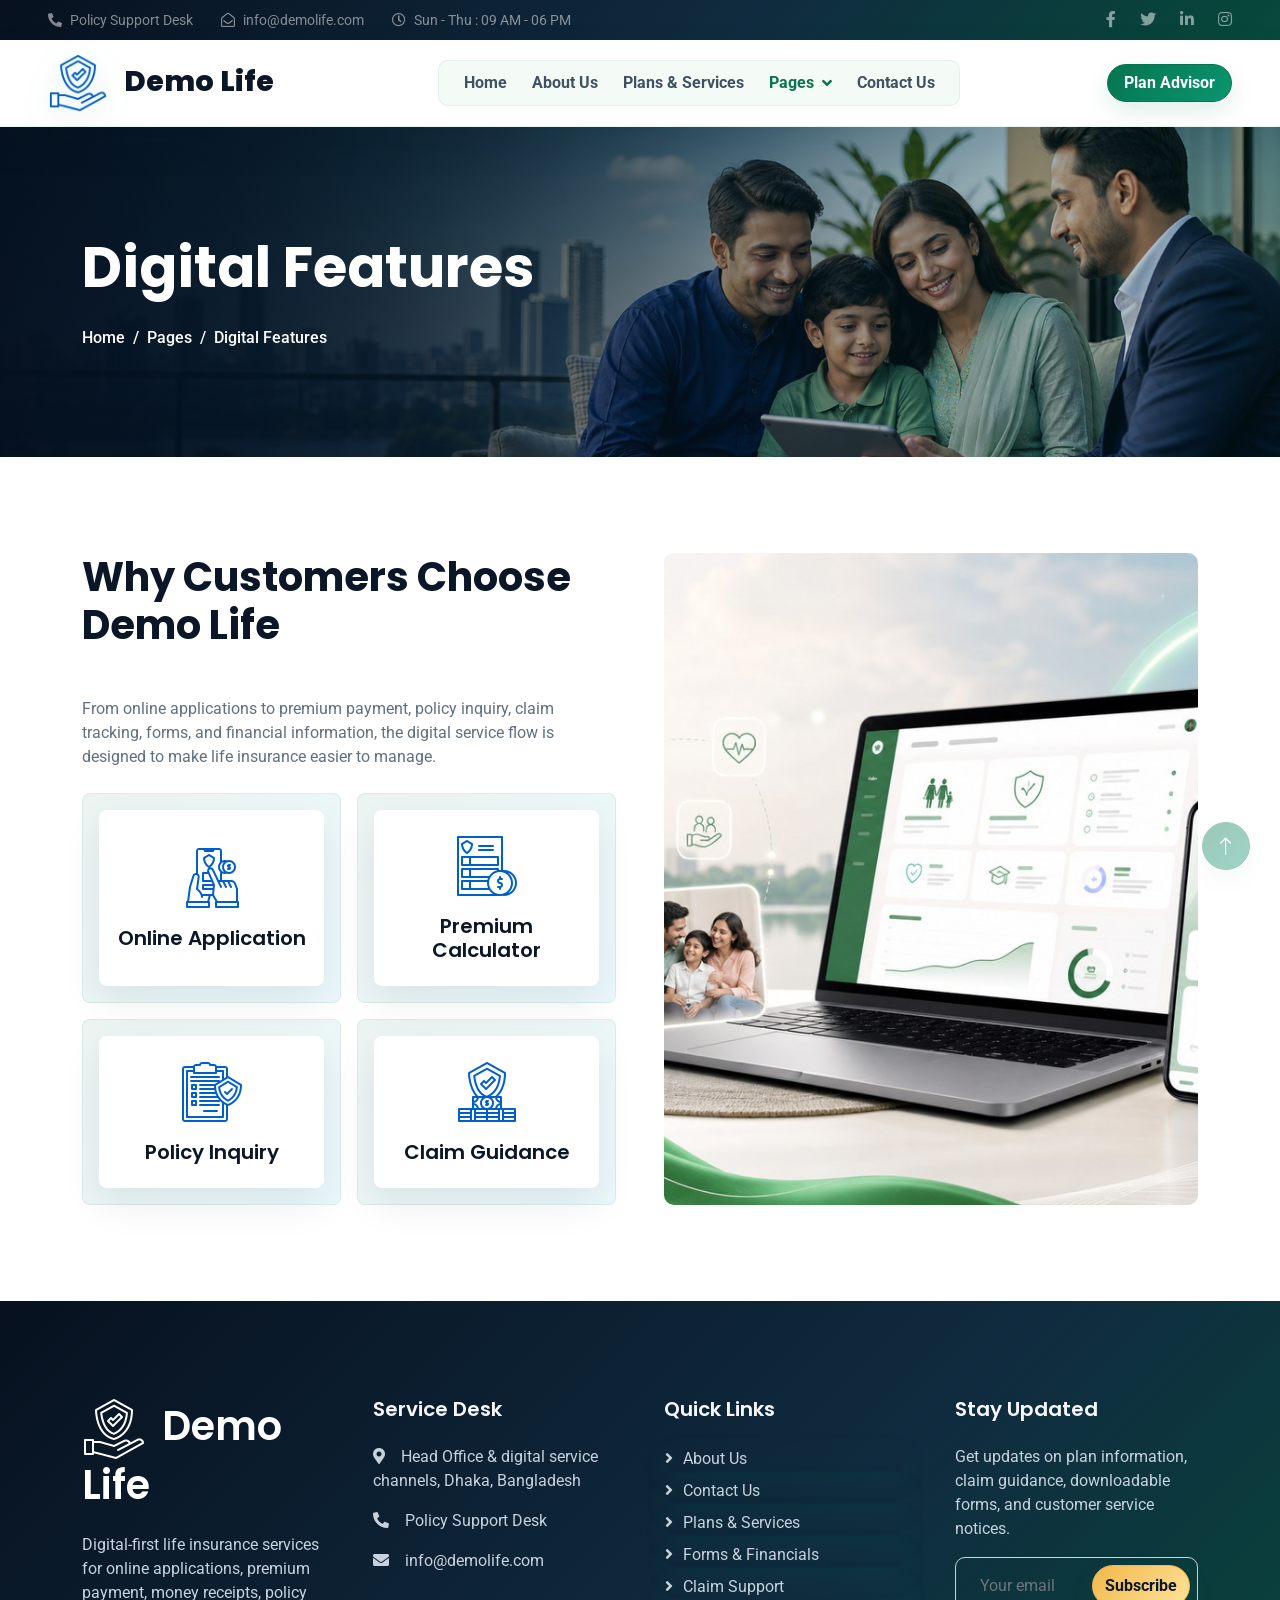
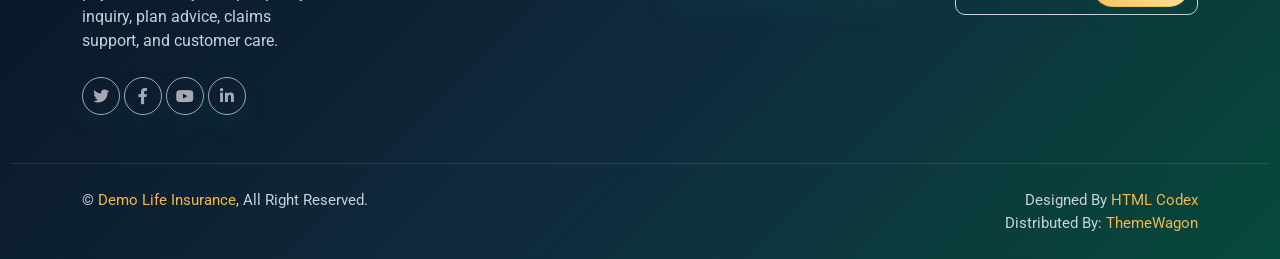
<file: feature.html>
<!DOCTYPE html>

<html lang="en">
<head>
<meta charset="utf-8"/>
<title>Demo Life Insurance - Digital Life Protection</title>
<meta content="width=device-width, initial-scale=1.0" name="viewport"/>
<meta content="Demo Life Insurance, life insurance Bangladesh, premium calculator, claims support, policy inquiry, plan advisor" name="keywords"/>
<meta content="Demo Life Insurance digital life protection, online plan advisor, premium calculator, policy inquiry, forms, financials, and claims support." name="description"/>
<!-- Favicon -->
<link href="img/favicon.ico" rel="icon"/>
<!-- Google Web Fonts -->
<link href="https://fonts.googleapis.com" rel="preconnect"/>
<link crossorigin="" href="https://fonts.gstatic.com" rel="preconnect"/>
<link href="https://fonts.googleapis.com/css2?family=Roboto:wght@400;500&amp;family=Poppins:wght@600;700&amp;display=swap" rel="stylesheet"/>
<!-- Icon Font Stylesheet -->
<link href="https://cdnjs.cloudflare.com/ajax/libs/font-awesome/5.10.0/css/all.min.css" rel="stylesheet"/>
<link href="https://cdn.jsdelivr.net/npm/bootstrap-icons@1.4.1/font/bootstrap-icons.css" rel="stylesheet"/>
<!-- Libraries Stylesheet -->
<link href="lib/animate/animate.min.css" rel="stylesheet"/>
<link href="lib/owlcarousel/assets/owl.carousel.min.css" rel="stylesheet"/>
<!-- Customized Bootstrap Stylesheet -->
<link href="css/bootstrap.min.css" rel="stylesheet"/>
<!-- Template Stylesheet -->
<link href="css/style.css" rel="stylesheet"/>
</head>
<body>
<!-- Spinner Start -->
<div class="show bg-white position-fixed translate-middle w-100 vh-100 top-50 start-50 d-flex align-items-center justify-content-center" id="spinner">
<div class="spinner-grow text-primary" role="status"></div>
</div>
<!-- Spinner End -->
<!-- Topbar Start -->
<div class="container-fluid bg-dark text-white-50 py-2 px-0 d-none d-lg-block">
<div class="row gx-0 align-items-center">
<div class="col-lg-7 px-5 text-start">
<div class="h-100 d-inline-flex align-items-center me-4">
<small class="fa fa-phone-alt me-2"></small>
<small>Policy Support Desk</small>
</div>
<div class="h-100 d-inline-flex align-items-center me-4">
<small class="far fa-envelope-open me-2"></small>
<small>info@demolife.com</small>
</div>
<div class="h-100 d-inline-flex align-items-center me-4">
<small class="far fa-clock me-2"></small>
<small>Sun - Thu : 09 AM - 06 PM</small>
</div>
</div>
<div class="col-lg-5 px-5 text-end">
<div class="h-100 d-inline-flex align-items-center">
<a class="text-white-50 ms-4" href=""><i class="fab fa-facebook-f"></i></a>
<a class="text-white-50 ms-4" href=""><i class="fab fa-twitter"></i></a>
<a class="text-white-50 ms-4" href=""><i class="fab fa-linkedin-in"></i></a>
<a class="text-white-50 ms-4" href=""><i class="fab fa-instagram"></i></a>
</div>
</div>
</div>
</div>
<!-- Topbar End -->
<!-- Navbar Start -->
<nav class="navbar navbar-expand-lg bg-white navbar-light sticky-top px-4 px-lg-5">
<a class="navbar-brand d-flex align-items-center" href="index.html">
<h1 class="m-0">
<img alt="" class="img-fluid me-3" src="img/icon/icon-02-primary.png"/>Demo Life
        </h1>
</a>
<button class="navbar-toggler" data-bs-target="#navbarCollapse" data-bs-toggle="collapse" type="button">
<span class="navbar-toggler-icon"></span>
</button>
<div class="collapse navbar-collapse" id="navbarCollapse">
<div class="navbar-nav mx-auto bg-light rounded pe-4 py-3 py-lg-0">
<a class="nav-item nav-link" href="index.html">Home</a>
<a class="nav-item nav-link" href="about.html">About Us</a>
<a class="nav-item nav-link" href="service.html">Plans &amp; Services</a>
<div class="nav-item dropdown">
<a class="nav-link dropdown-toggle active" data-bs-toggle="dropdown" href="#">Pages</a>
<div class="dropdown-menu bg-light border-0 m-0">
<a class="dropdown-item active" href="feature.html">Digital Features</a>
<a class="dropdown-item" href="appointment.html">Plan Advisor</a>
<a class="dropdown-item" href="team.html">Advisory Team</a>
<a class="dropdown-item" href="testimonial.html">Client Stories</a>
<a class="dropdown-item" href="404.html">404 Page</a>
</div>
</div>
<a class="nav-item nav-link" href="contact.html">Contact Us</a>
</div>
</div>
<a class="btn btn-primary px-3 d-none d-lg-block" href="appointment.html">Plan Advisor</a>
</nav>
<!-- Navbar End -->
<!-- Page Header Start -->
<div class="container-fluid page-header py-5 mb-5 wow fadeIn" data-wow-delay="0.1s">
<div class="container py-5">
<h1 class="display-4 animated slideInDown mb-4">Digital Features</h1>
<nav aria-label="breadcrumb animated slideInDown">
<ol class="breadcrumb mb-0">
<li class="breadcrumb-item"><a href="#">Home</a></li>
<li class="breadcrumb-item"><a href="#">Pages</a></li>
<li aria-current="page" class="breadcrumb-item active">Digital Features</li>
</ol>
</nav>
</div>
</div>
<!-- Page Header End -->
<!-- Features Start -->
<div class="container-xxl py-5">
<div class="container">
<div class="row g-5">
<div class="col-lg-6 wow fadeInUp" data-wow-delay="0.1s">
<h1 class="display-6 mb-5">Why Customers Choose Demo Life</h1>
<p class="mb-4">From online applications to premium payment, policy inquiry, claim tracking, forms, and financial information, the digital service flow is designed to make life insurance easier to manage.</p>
<div class="row g-3">
<div class="col-sm-6 wow fadeIn" data-wow-delay="0.1s">
<div class="bg-light rounded h-100 p-3">
<div class="bg-white d-flex flex-column justify-content-center text-center rounded h-100 py-4 px-3">
<img alt="" class="align-self-center mb-3" src="img/icon/icon-06-primary.png"/>
<h5 class="mb-0">Online Application</h5>
</div>
</div>
</div>
<div class="col-sm-6 wow fadeIn" data-wow-delay="0.2s">
<div class="bg-light rounded h-100 p-3">
<div class="bg-white d-flex flex-column justify-content-center text-center rounded py-4 px-3">
<img alt="" class="align-self-center mb-3" src="img/icon/icon-03-primary.png"/>
<h5 class="mb-0">Premium Calculator</h5>
</div>
</div>
</div>
<div class="col-sm-6 wow fadeIn" data-wow-delay="0.3s">
<div class="bg-light rounded h-100 p-3">
<div class="bg-white d-flex flex-column justify-content-center text-center rounded py-4 px-3">
<img alt="" class="align-self-center mb-3" src="img/icon/icon-04-primary.png"/>
<h5 class="mb-0">Policy Inquiry</h5>
</div>
</div>
</div>
<div class="col-sm-6 wow fadeIn" data-wow-delay="0.4s">
<div class="bg-light rounded h-100 p-3">
<div class="bg-white d-flex flex-column justify-content-center text-center rounded h-100 py-4 px-3">
<img alt="" class="align-self-center mb-3" src="img/icon/icon-07-primary.png"/>
<h5 class="mb-0">Claim Guidance</h5>
</div>
</div>
</div>
</div>
</div>
<div class="col-lg-6 wow fadeInUp" data-wow-delay="0.5s">
<div class="position-relative rounded overflow-hidden h-100" style="min-height: 400px">
<img alt="Digital life insurance plan advisor dashboard" class="position-absolute w-100 h-100" src="img/feature.jpg" style="object-fit: cover"/>
</div>
</div>
</div>
</div>
</div>
<!-- Features End -->
<!-- Footer Start -->
<div class="container-fluid bg-dark footer mt-5 pt-5 wow fadeIn" data-wow-delay="0.1s">
<div class="container py-5">
<div class="row g-5">
<div class="col-lg-3 col-md-6">
<h1 class="text-white mb-4">
<img alt="" class="img-fluid me-3" src="img/icon/icon-02-light.png"/>Demo Life
            </h1>
<p>Digital-first life insurance services for online applications, premium payment, money receipts, policy inquiry, plan advice, claims support, and customer care.</p>
<div class="d-flex pt-2">
<a class="btn btn-square me-1" href=""><i class="fab fa-twitter"></i></a>
<a class="btn btn-square me-1" href=""><i class="fab fa-facebook-f"></i></a>
<a class="btn btn-square me-1" href=""><i class="fab fa-youtube"></i></a>
<a class="btn btn-square me-0" href=""><i class="fab fa-linkedin-in"></i></a>
</div>
</div>
<div class="col-lg-3 col-md-6">
<h5 class="text-light mb-4">Service Desk</h5>
<p><i class="fa fa-map-marker-alt me-3"></i>Head Office &amp; digital service channels, Dhaka, Bangladesh</p>
<p><i class="fa fa-phone-alt me-3"></i>Policy Support Desk</p>
<p><i class="fa fa-envelope me-3"></i>info@demolife.com</p>
</div>
<div class="col-lg-3 col-md-6">
<h5 class="text-light mb-4">Quick Links</h5>
<a class="btn btn-link" href="about.html">About Us</a>
<a class="btn btn-link" href="contact.html">Contact Us</a>
<a class="btn btn-link" href="service.html">Plans &amp; Services</a>
<a class="btn btn-link" href="feature.html">Forms &amp; Financials</a>
<a class="btn btn-link" href="contact.html">Claim Support</a>
</div>
<div class="col-lg-3 col-md-6">
<h5 class="text-light mb-4">Stay Updated</h5>
<p>Get updates on plan information, claim guidance, downloadable forms, and customer service notices.</p>
<div class="position-relative mx-auto" style="max-width: 400px">
<input class="form-control bg-transparent w-100 py-3 ps-4 pe-5" placeholder="Your email" type="text"/>
<button class="btn btn-secondary py-2 position-absolute top-0 end-0 mt-2 me-2" type="button">
                Subscribe
              </button>
</div>
</div>
</div>
</div>
<div class="container-fluid copyright">
<div class="container">
<div class="row">
<div class="col-md-6 text-center text-md-start mb-3 mb-md-0">
              &copy; <a href="#">Demo Life Insurance</a>, All Right Reserved.
            </div>
<div class="col-md-6 text-center text-md-end">

              Designed By <a href="https://htmlcodex.com">HTML Codex</a>
<br/>Distributed By:
              <a href="https://themewagon.com" target="_blank">ThemeWagon</a>
</div>
</div>
</div>
</div>
</div>
<!-- Footer End -->
<!-- Back to Top -->
<a class="btn btn-lg btn-primary btn-lg-square back-to-top" href="#"><i class="bi bi-arrow-up"></i></a>
<!-- JavaScript Libraries -->
<script src="https://code.jquery.com/jquery-3.4.1.min.js"></script>
<script src="https://cdn.jsdelivr.net/npm/bootstrap@5.0.0/dist/js/bootstrap.bundle.min.js"></script>
<script src="lib/wow/wow.min.js"></script>
<script src="lib/easing/easing.min.js"></script>
<script src="lib/waypoints/waypoints.min.js"></script>
<script src="lib/owlcarousel/owl.carousel.min.js"></script>
<script src="lib/counterup/counterup.min.js"></script>
<!-- Template Javascript -->
<script src="js/main.js"></script>
</body>
</html>
</file>
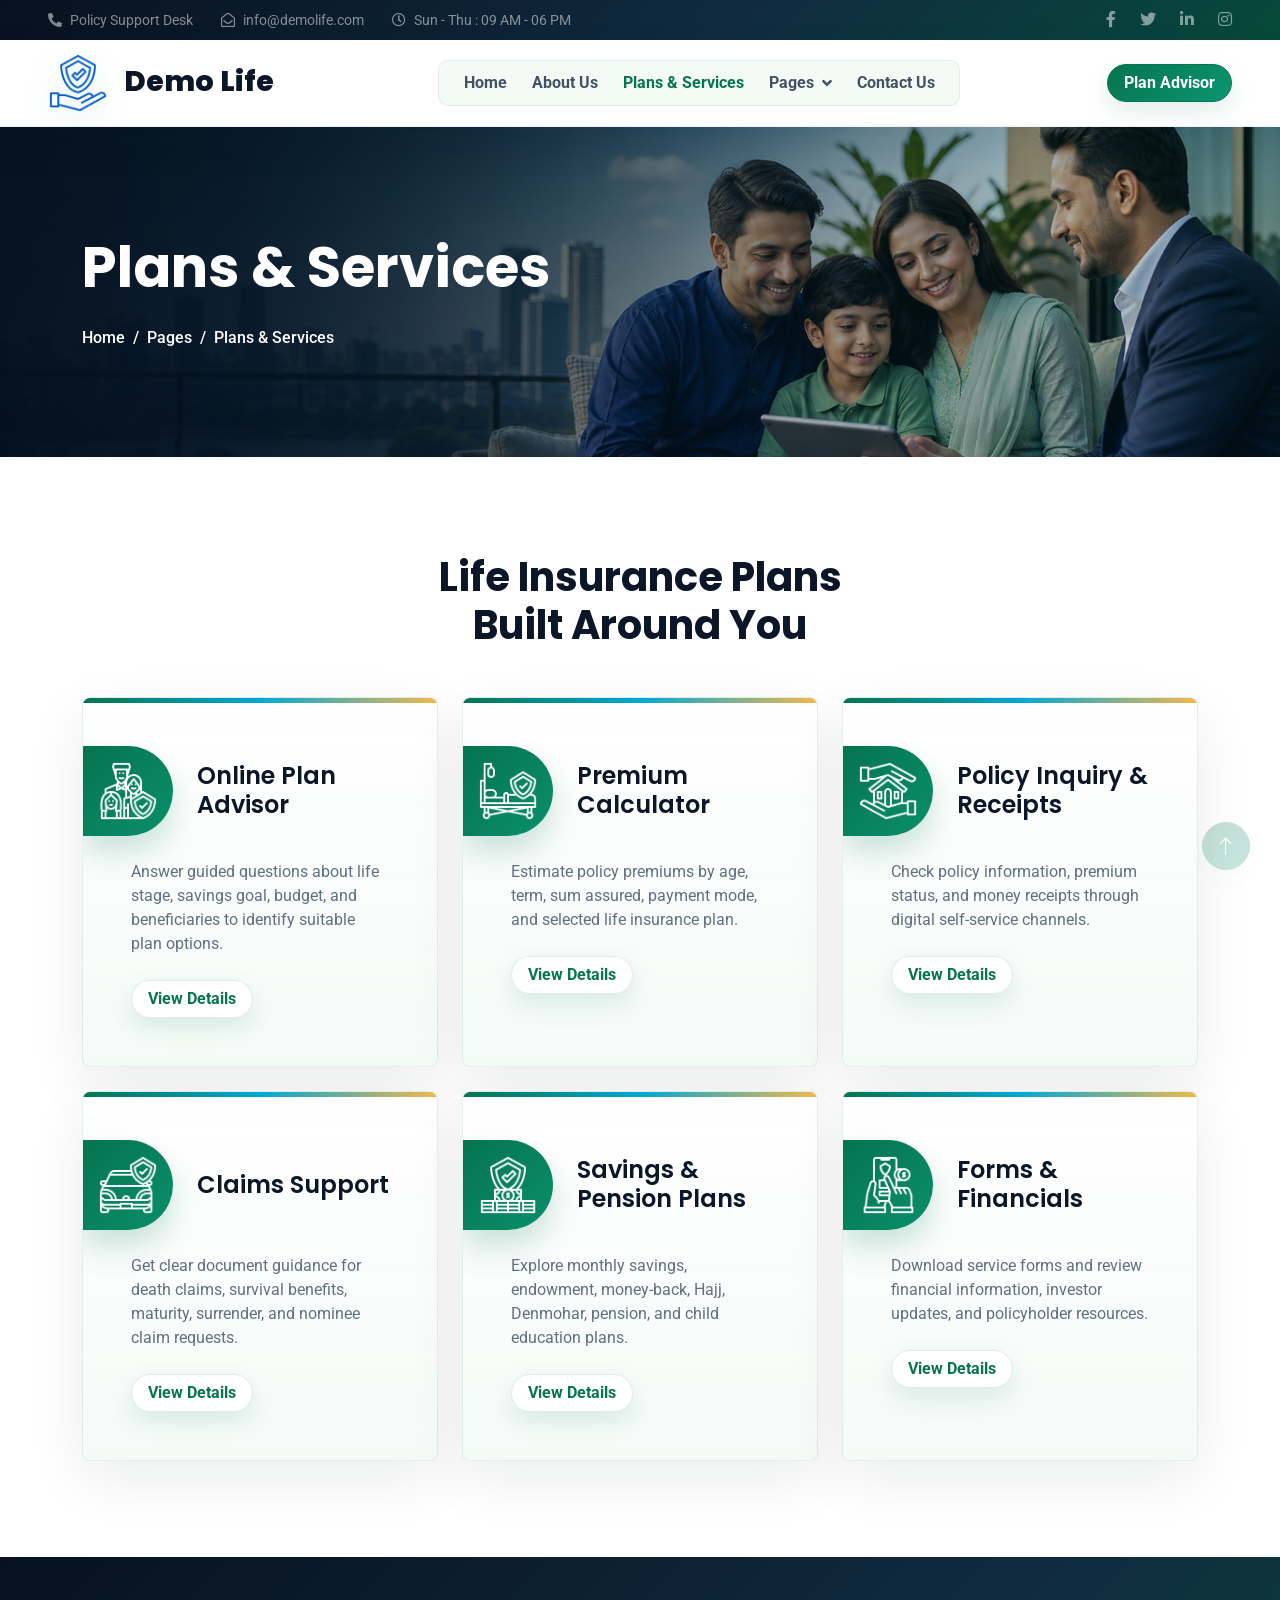
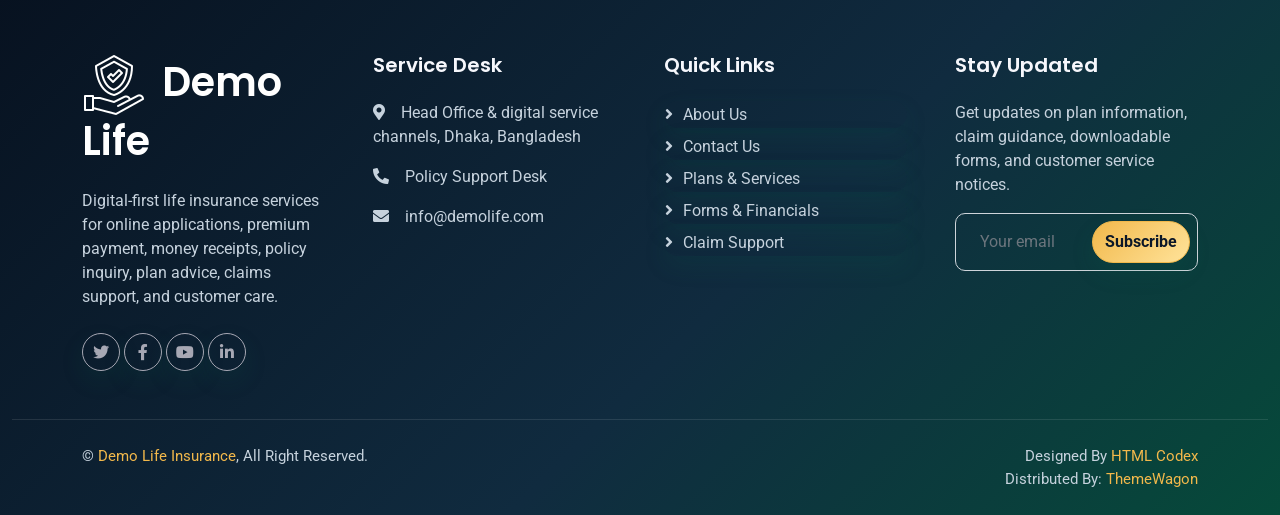
<file: service.html>
<!DOCTYPE html>

<html lang="en">
<head>
<meta charset="utf-8"/>
<title>Demo Life Insurance - Digital Life Protection</title>
<meta content="width=device-width, initial-scale=1.0" name="viewport"/>
<meta content="Demo Life Insurance, life insurance Bangladesh, premium calculator, claims support, policy inquiry, plan advisor" name="keywords"/>
<meta content="Demo Life Insurance digital life protection, online plan advisor, premium calculator, policy inquiry, forms, financials, and claims support." name="description"/>
<!-- Favicon -->
<link href="img/favicon.ico" rel="icon"/>
<!-- Google Web Fonts -->
<link href="https://fonts.googleapis.com" rel="preconnect"/>
<link crossorigin="" href="https://fonts.gstatic.com" rel="preconnect"/>
<link href="https://fonts.googleapis.com/css2?family=Roboto:wght@400;500&amp;family=Poppins:wght@600;700&amp;display=swap" rel="stylesheet"/>
<!-- Icon Font Stylesheet -->
<link href="https://cdnjs.cloudflare.com/ajax/libs/font-awesome/5.10.0/css/all.min.css" rel="stylesheet"/>
<link href="https://cdn.jsdelivr.net/npm/bootstrap-icons@1.4.1/font/bootstrap-icons.css" rel="stylesheet"/>
<!-- Libraries Stylesheet -->
<link href="lib/animate/animate.min.css" rel="stylesheet"/>
<link href="lib/owlcarousel/assets/owl.carousel.min.css" rel="stylesheet"/>
<!-- Customized Bootstrap Stylesheet -->
<link href="css/bootstrap.min.css" rel="stylesheet"/>
<!-- Template Stylesheet -->
<link href="css/style.css" rel="stylesheet"/>
</head>
<body>
<!-- Spinner Start -->
<div class="show bg-white position-fixed translate-middle w-100 vh-100 top-50 start-50 d-flex align-items-center justify-content-center" id="spinner">
<div class="spinner-grow text-primary" role="status"></div>
</div>
<!-- Spinner End -->
<!-- Topbar Start -->
<div class="container-fluid bg-dark text-white-50 py-2 px-0 d-none d-lg-block">
<div class="row gx-0 align-items-center">
<div class="col-lg-7 px-5 text-start">
<div class="h-100 d-inline-flex align-items-center me-4">
<small class="fa fa-phone-alt me-2"></small>
<small>Policy Support Desk</small>
</div>
<div class="h-100 d-inline-flex align-items-center me-4">
<small class="far fa-envelope-open me-2"></small>
<small>info@demolife.com</small>
</div>
<div class="h-100 d-inline-flex align-items-center me-4">
<small class="far fa-clock me-2"></small>
<small>Sun - Thu : 09 AM - 06 PM</small>
</div>
</div>
<div class="col-lg-5 px-5 text-end">
<div class="h-100 d-inline-flex align-items-center">
<a class="text-white-50 ms-4" href=""><i class="fab fa-facebook-f"></i></a>
<a class="text-white-50 ms-4" href=""><i class="fab fa-twitter"></i></a>
<a class="text-white-50 ms-4" href=""><i class="fab fa-linkedin-in"></i></a>
<a class="text-white-50 ms-4" href=""><i class="fab fa-instagram"></i></a>
</div>
</div>
</div>
</div>
<!-- Topbar End -->
<!-- Navbar Start -->
<nav class="navbar navbar-expand-lg bg-white navbar-light sticky-top px-4 px-lg-5">
<a class="navbar-brand d-flex align-items-center" href="index.html">
<h1 class="m-0">
<img alt="" class="img-fluid me-3" src="img/icon/icon-02-primary.png"/>Demo Life
        </h1>
</a>
<button class="navbar-toggler" data-bs-target="#navbarCollapse" data-bs-toggle="collapse" type="button">
<span class="navbar-toggler-icon"></span>
</button>
<div class="collapse navbar-collapse" id="navbarCollapse">
<div class="navbar-nav mx-auto bg-light rounded pe-4 py-3 py-lg-0">
<a class="nav-item nav-link" href="index.html">Home</a>
<a class="nav-item nav-link" href="about.html">About Us</a>
<a class="nav-item nav-link active" href="service.html">Plans &amp; Services</a>
<div class="nav-item dropdown">
<a class="nav-link dropdown-toggle" data-bs-toggle="dropdown" href="#">Pages</a>
<div class="dropdown-menu bg-light border-0 m-0">
<a class="dropdown-item" href="feature.html">Digital Features</a>
<a class="dropdown-item" href="appointment.html">Plan Advisor</a>
<a class="dropdown-item" href="team.html">Advisory Team</a>
<a class="dropdown-item" href="testimonial.html">Client Stories</a>
<a class="dropdown-item" href="404.html">404 Page</a>
</div>
</div>
<a class="nav-item nav-link" href="contact.html">Contact Us</a>
</div>
</div>
<a class="btn btn-primary px-3 d-none d-lg-block" href="appointment.html">Plan Advisor</a>
</nav>
<!-- Navbar End -->
<!-- Page Header Start -->
<div class="container-fluid page-header py-5 mb-5 wow fadeIn" data-wow-delay="0.1s">
<div class="container py-5">
<h1 class="display-4 animated slideInDown mb-4">Plans &amp; Services</h1>
<nav aria-label="breadcrumb animated slideInDown">
<ol class="breadcrumb mb-0">
<li class="breadcrumb-item"><a href="#">Home</a></li>
<li class="breadcrumb-item"><a href="#">Pages</a></li>
<li aria-current="page" class="breadcrumb-item active">Plans &amp; Services</li>
</ol>
</nav>
</div>
</div>
<!-- Page Header End -->
<!-- Service Start -->
<div class="container-xxl py-5">
<div class="container">
<div class="text-center mx-auto" style="max-width: 500px">
<h1 class="display-6 mb-5">Life Insurance Plans Built Around You</h1>
</div>
<div class="row g-4 justify-content-center">
<div class="col-lg-4 col-md-6 wow fadeInUp" data-wow-delay="0.1s">
<div class="service-item rounded h-100 p-5">
<div class="d-flex align-items-center ms-n5 mb-4">
<div class="service-icon flex-shrink-0 bg-primary rounded-end me-4">
<img alt="" class="img-fluid" src="img/icon/icon-10-light.png"/>
</div>
<h4 class="mb-0">Online Plan Advisor</h4>
</div>
<p class="mb-4">Answer guided questions about life stage, savings goal, budget, and beneficiaries to identify suitable plan options.</p>
<a class="btn btn-light px-3" href="service.html">View Details</a>
</div>
</div>
<div class="col-lg-4 col-md-6 wow fadeInUp" data-wow-delay="0.3s">
<div class="service-item rounded h-100 p-5">
<div class="d-flex align-items-center ms-n5 mb-4">
<div class="service-icon flex-shrink-0 bg-primary rounded-end me-4">
<img alt="" class="img-fluid" src="img/icon/icon-01-light.png"/>
</div>
<h4 class="mb-0">Premium Calculator</h4>
</div>
<p class="mb-4">Estimate policy premiums by age, term, sum assured, payment mode, and selected life insurance plan.</p>
<a class="btn btn-light px-3" href="service.html">View Details</a>
</div>
</div>
<div class="col-lg-4 col-md-6 wow fadeInUp" data-wow-delay="0.5s">
<div class="service-item rounded h-100 p-5">
<div class="d-flex align-items-center ms-n5 mb-4">
<div class="service-icon flex-shrink-0 bg-primary rounded-end me-4">
<img alt="" class="img-fluid" src="img/icon/icon-05-light.png"/>
</div>
<h4 class="mb-0">Policy Inquiry &amp; Receipts</h4>
</div>
<p class="mb-4">Check policy information, premium status, and money receipts through digital self-service channels.</p>
<a class="btn btn-light px-3" href="service.html">View Details</a>
</div>
</div>
<div class="col-lg-4 col-md-6 wow fadeInUp" data-wow-delay="0.1s">
<div class="service-item rounded h-100 p-5">
<div class="d-flex align-items-center ms-n5 mb-4">
<div class="service-icon flex-shrink-0 bg-primary rounded-end me-4">
<img alt="" class="img-fluid" src="img/icon/icon-08-light.png"/>
</div>
<h4 class="mb-0">Claims Support</h4>
</div>
<p class="mb-4">Get clear document guidance for death claims, survival benefits, maturity, surrender, and nominee claim requests.</p>
<a class="btn btn-light px-3" href="service.html">View Details</a>
</div>
</div>
<div class="col-lg-4 col-md-6 wow fadeInUp" data-wow-delay="0.3s">
<div class="service-item rounded h-100 p-5">
<div class="d-flex align-items-center ms-n5 mb-4">
<div class="service-icon flex-shrink-0 bg-primary rounded-end me-4">
<img alt="" class="img-fluid" src="img/icon/icon-07-light.png"/>
</div>
<h4 class="mb-0">Savings &amp; Pension Plans</h4>
</div>
<p class="mb-4">Explore monthly savings, endowment, money-back, Hajj, Denmohar, pension, and child education plans.</p>
<a class="btn btn-light px-3" href="service.html">View Details</a>
</div>
</div>
<div class="col-lg-4 col-md-6 wow fadeInUp" data-wow-delay="0.5s">
<div class="service-item rounded h-100 p-5">
<div class="d-flex align-items-center ms-n5 mb-4">
<div class="service-icon flex-shrink-0 bg-primary rounded-end me-4">
<img alt="" class="img-fluid" src="img/icon/icon-06-light.png"/>
</div>
<h4 class="mb-0">Forms &amp; Financials</h4>
</div>
<p class="mb-4">Download service forms and review financial information, investor updates, and policyholder resources.</p>
<a class="btn btn-light px-3" href="service.html">View Details</a>
</div>
</div>
</div>
</div>
</div>
<!-- Service End -->
<!-- Footer Start -->
<div class="container-fluid bg-dark footer mt-5 pt-5 wow fadeIn" data-wow-delay="0.1s">
<div class="container py-5">
<div class="row g-5">
<div class="col-lg-3 col-md-6">
<h1 class="text-white mb-4">
<img alt="" class="img-fluid me-3" src="img/icon/icon-02-light.png"/>Demo Life
            </h1>
<p>Digital-first life insurance services for online applications, premium payment, money receipts, policy inquiry, plan advice, claims support, and customer care.</p>
<div class="d-flex pt-2">
<a class="btn btn-square me-1" href=""><i class="fab fa-twitter"></i></a>
<a class="btn btn-square me-1" href=""><i class="fab fa-facebook-f"></i></a>
<a class="btn btn-square me-1" href=""><i class="fab fa-youtube"></i></a>
<a class="btn btn-square me-0" href=""><i class="fab fa-linkedin-in"></i></a>
</div>
</div>
<div class="col-lg-3 col-md-6">
<h5 class="text-light mb-4">Service Desk</h5>
<p><i class="fa fa-map-marker-alt me-3"></i>Head Office &amp; digital service channels, Dhaka, Bangladesh</p>
<p><i class="fa fa-phone-alt me-3"></i>Policy Support Desk</p>
<p><i class="fa fa-envelope me-3"></i>info@demolife.com</p>
</div>
<div class="col-lg-3 col-md-6">
<h5 class="text-light mb-4">Quick Links</h5>
<a class="btn btn-link" href="about.html">About Us</a>
<a class="btn btn-link" href="contact.html">Contact Us</a>
<a class="btn btn-link" href="service.html">Plans &amp; Services</a>
<a class="btn btn-link" href="feature.html">Forms &amp; Financials</a>
<a class="btn btn-link" href="contact.html">Claim Support</a>
</div>
<div class="col-lg-3 col-md-6">
<h5 class="text-light mb-4">Stay Updated</h5>
<p>Get updates on plan information, claim guidance, downloadable forms, and customer service notices.</p>
<div class="position-relative mx-auto" style="max-width: 400px">
<input class="form-control bg-transparent w-100 py-3 ps-4 pe-5" placeholder="Your email" type="text"/>
<button class="btn btn-secondary py-2 position-absolute top-0 end-0 mt-2 me-2" type="button">
                Subscribe
              </button>
</div>
</div>
</div>
</div>
<div class="container-fluid copyright">
<div class="container">
<div class="row">
<div class="col-md-6 text-center text-md-start mb-3 mb-md-0">
              &copy; <a href="#">Demo Life Insurance</a>, All Right Reserved.
            </div>
<div class="col-md-6 text-center text-md-end">

              Designed By <a href="https://htmlcodex.com">HTML Codex</a>
<br/>Distributed By:
              <a href="https://themewagon.com" target="_blank">ThemeWagon</a>
</div>
</div>
</div>
</div>
</div>
<!-- Footer End -->
<!-- Back to Top -->
<a class="btn btn-lg btn-primary btn-lg-square back-to-top" href="#"><i class="bi bi-arrow-up"></i></a>
<!-- JavaScript Libraries -->
<script src="https://code.jquery.com/jquery-3.4.1.min.js"></script>
<script src="https://cdn.jsdelivr.net/npm/bootstrap@5.0.0/dist/js/bootstrap.bundle.min.js"></script>
<script src="lib/wow/wow.min.js"></script>
<script src="lib/easing/easing.min.js"></script>
<script src="lib/waypoints/waypoints.min.js"></script>
<script src="lib/owlcarousel/owl.carousel.min.js"></script>
<script src="lib/counterup/counterup.min.js"></script>
<!-- Template Javascript -->
<script src="js/main.js"></script>
</body>
</html>
</file>
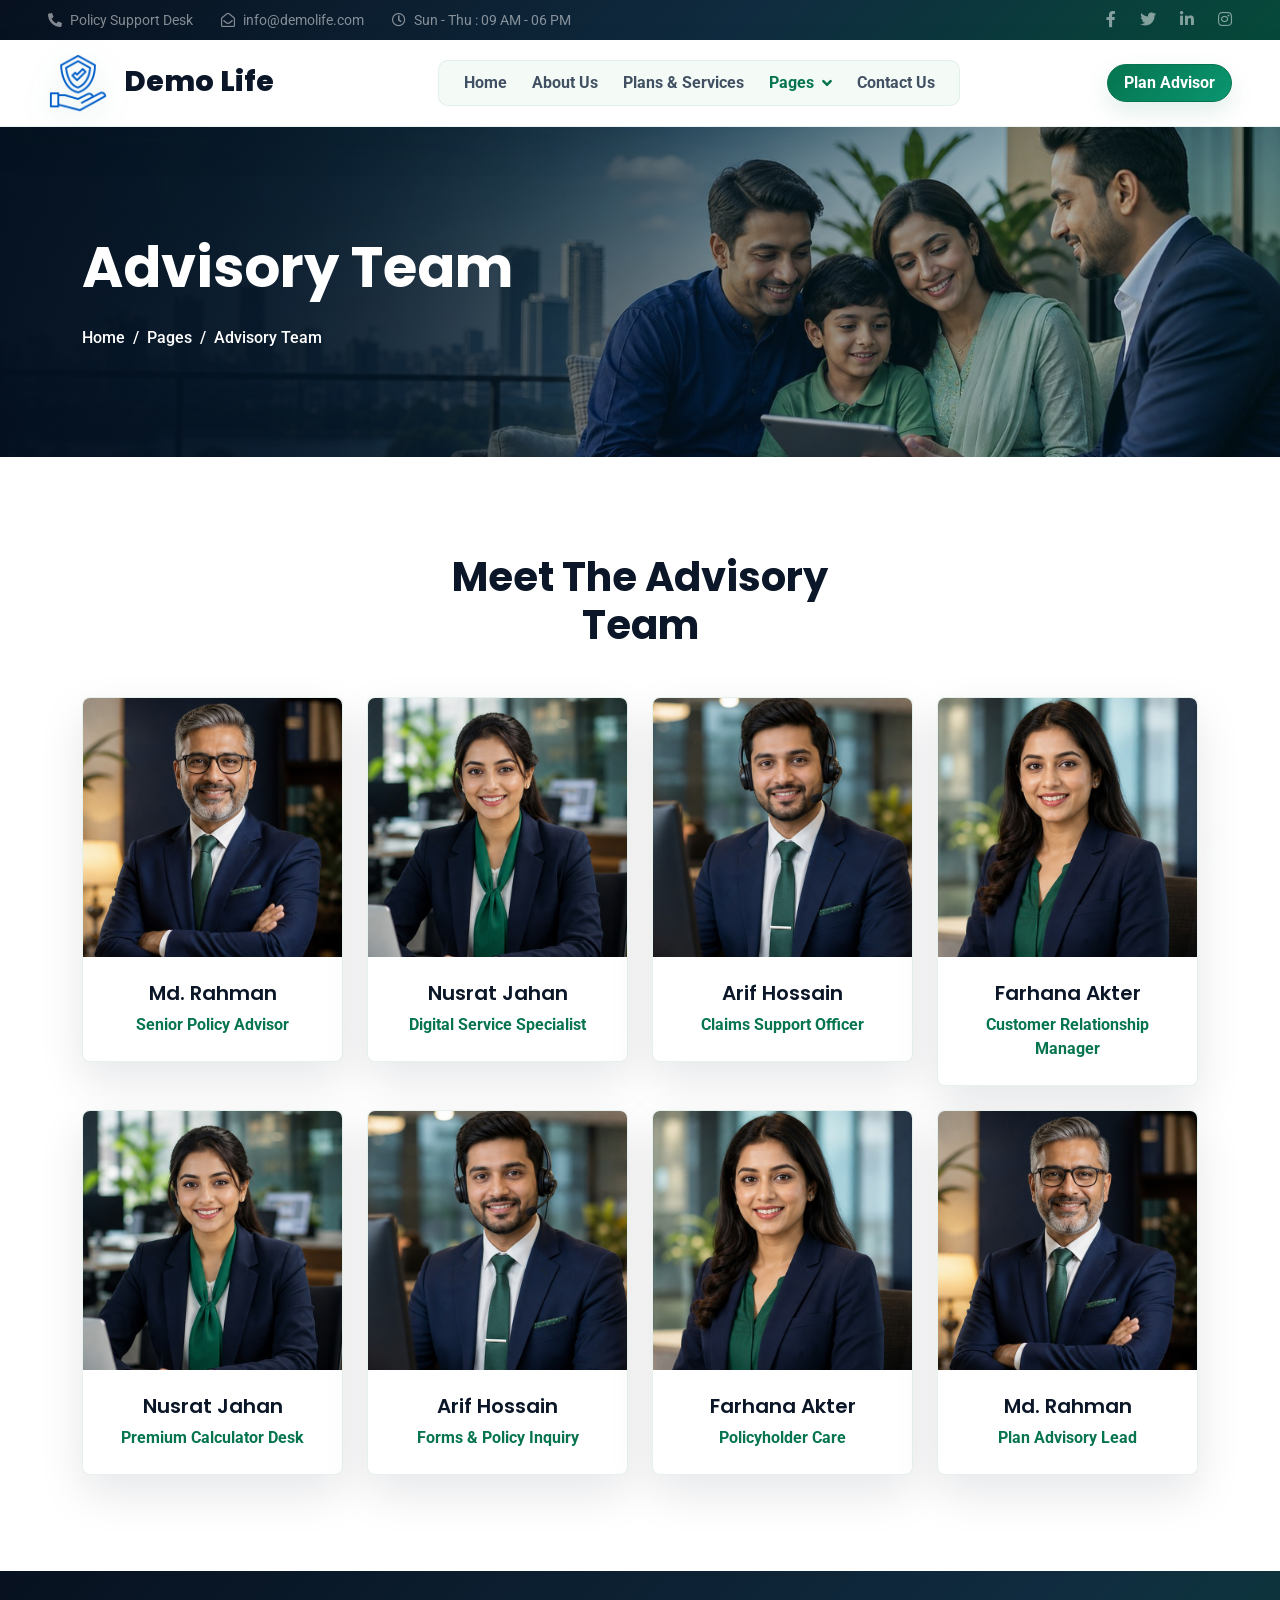
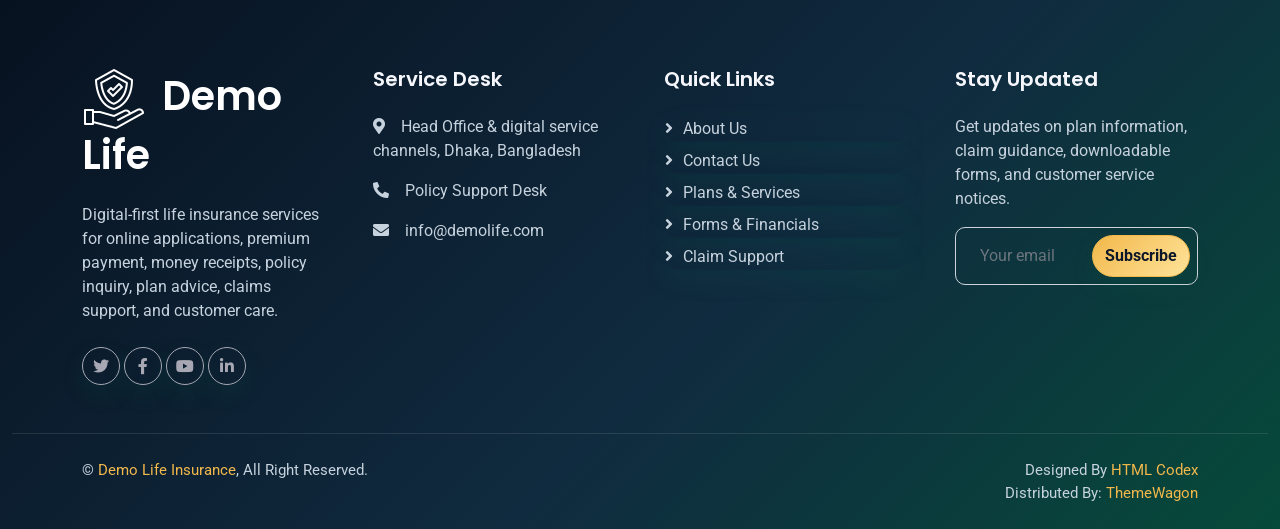
<file: team.html>
<!DOCTYPE html>

<html lang="en">
<head>
<meta charset="utf-8"/>
<title>Demo Life Insurance - Digital Life Protection</title>
<meta content="width=device-width, initial-scale=1.0" name="viewport"/>
<meta content="Demo Life Insurance, life insurance Bangladesh, premium calculator, claims support, policy inquiry, plan advisor" name="keywords"/>
<meta content="Demo Life Insurance digital life protection, online plan advisor, premium calculator, policy inquiry, forms, financials, and claims support." name="description"/>
<!-- Favicon -->
<link href="img/favicon.ico" rel="icon"/>
<!-- Google Web Fonts -->
<link href="https://fonts.googleapis.com" rel="preconnect"/>
<link crossorigin="" href="https://fonts.gstatic.com" rel="preconnect"/>
<link href="https://fonts.googleapis.com/css2?family=Roboto:wght@400;500&amp;family=Poppins:wght@600;700&amp;display=swap" rel="stylesheet"/>
<!-- Icon Font Stylesheet -->
<link href="https://cdnjs.cloudflare.com/ajax/libs/font-awesome/5.10.0/css/all.min.css" rel="stylesheet"/>
<link href="https://cdn.jsdelivr.net/npm/bootstrap-icons@1.4.1/font/bootstrap-icons.css" rel="stylesheet"/>
<!-- Libraries Stylesheet -->
<link href="lib/animate/animate.min.css" rel="stylesheet"/>
<link href="lib/owlcarousel/assets/owl.carousel.min.css" rel="stylesheet"/>
<!-- Customized Bootstrap Stylesheet -->
<link href="css/bootstrap.min.css" rel="stylesheet"/>
<!-- Template Stylesheet -->
<link href="css/style.css" rel="stylesheet"/>
</head>
<body>
<!-- Spinner Start -->
<div class="show bg-white position-fixed translate-middle w-100 vh-100 top-50 start-50 d-flex align-items-center justify-content-center" id="spinner">
<div class="spinner-grow text-primary" role="status"></div>
</div>
<!-- Spinner End -->
<!-- Topbar Start -->
<div class="container-fluid bg-dark text-white-50 py-2 px-0 d-none d-lg-block">
<div class="row gx-0 align-items-center">
<div class="col-lg-7 px-5 text-start">
<div class="h-100 d-inline-flex align-items-center me-4">
<small class="fa fa-phone-alt me-2"></small>
<small>Policy Support Desk</small>
</div>
<div class="h-100 d-inline-flex align-items-center me-4">
<small class="far fa-envelope-open me-2"></small>
<small>info@demolife.com</small>
</div>
<div class="h-100 d-inline-flex align-items-center me-4">
<small class="far fa-clock me-2"></small>
<small>Sun - Thu : 09 AM - 06 PM</small>
</div>
</div>
<div class="col-lg-5 px-5 text-end">
<div class="h-100 d-inline-flex align-items-center">
<a class="text-white-50 ms-4" href=""><i class="fab fa-facebook-f"></i></a>
<a class="text-white-50 ms-4" href=""><i class="fab fa-twitter"></i></a>
<a class="text-white-50 ms-4" href=""><i class="fab fa-linkedin-in"></i></a>
<a class="text-white-50 ms-4" href=""><i class="fab fa-instagram"></i></a>
</div>
</div>
</div>
</div>
<!-- Topbar End -->
<!-- Navbar Start -->
<nav class="navbar navbar-expand-lg bg-white navbar-light sticky-top px-4 px-lg-5">
<a class="navbar-brand d-flex align-items-center" href="index.html">
<h1 class="m-0">
<img alt="" class="img-fluid me-3" src="img/icon/icon-02-primary.png"/>Demo Life
        </h1>
</a>
<button class="navbar-toggler" data-bs-target="#navbarCollapse" data-bs-toggle="collapse" type="button">
<span class="navbar-toggler-icon"></span>
</button>
<div class="collapse navbar-collapse" id="navbarCollapse">
<div class="navbar-nav mx-auto bg-light rounded pe-4 py-3 py-lg-0">
<a class="nav-item nav-link" href="index.html">Home</a>
<a class="nav-item nav-link" href="about.html">About Us</a>
<a class="nav-item nav-link" href="service.html">Plans &amp; Services</a>
<div class="nav-item dropdown">
<a class="nav-link dropdown-toggle active" data-bs-toggle="dropdown" href="#">Pages</a>
<div class="dropdown-menu bg-light border-0 m-0">
<a class="dropdown-item" href="feature.html">Digital Features</a>
<a class="dropdown-item" href="appointment.html">Plan Advisor</a>
<a class="dropdown-item active" href="team.html">Advisory Team</a>
<a class="dropdown-item" href="testimonial.html">Client Stories</a>
<a class="dropdown-item" href="404.html">404 Page</a>
</div>
</div>
<a class="nav-item nav-link" href="contact.html">Contact Us</a>
</div>
</div>
<a class="btn btn-primary px-3 d-none d-lg-block" href="appointment.html">Plan Advisor</a>
</nav>
<!-- Navbar End -->
<!-- Page Header Start -->
<div class="container-fluid page-header py-5 mb-5 wow fadeIn" data-wow-delay="0.1s">
<div class="container py-5">
<h1 class="display-4 animated slideInDown mb-4">Advisory Team</h1>
<nav aria-label="breadcrumb animated slideInDown">
<ol class="breadcrumb mb-0">
<li class="breadcrumb-item"><a href="#">Home</a></li>
<li class="breadcrumb-item"><a href="#">Pages</a></li>
<li aria-current="page" class="breadcrumb-item active">
              Advisory Team
            </li>
</ol>
</nav>
</div>
</div>
<!-- Page Header End -->
<!-- Team Start -->
<div class="container-xxl py-5">
<div class="container">
<div class="text-center mx-auto" style="max-width: 500px">
<h1 class="display-6 mb-5">Meet The Advisory Team</h1>
</div>
<div class="row g-4">
<div class="col-lg-3 col-md-6 wow fadeInUp" data-wow-delay="0.1s">
<div class="team-item rounded">
<img alt="Demo Life advisory team member" class="img-fluid" src="img/team-1.jpg"/>
<div class="text-center p-4">
<h5>Md. Rahman</h5>
<span>Senior Policy Advisor</span>
</div>
<div class="team-text text-center bg-white p-4">
<h5>Md. Rahman</h5>
<p>Senior Policy Advisor</p>
<div class="d-flex justify-content-center">
<a class="btn btn-square btn-light m-1" href=""><i class="fab fa-twitter"></i></a>
<a class="btn btn-square btn-light m-1" href=""><i class="fab fa-facebook-f"></i></a>
<a class="btn btn-square btn-light m-1" href=""><i class="fab fa-youtube"></i></a>
<a class="btn btn-square btn-light m-1" href=""><i class="fab fa-linkedin-in"></i></a>
</div>
</div>
</div>
</div>
<div class="col-lg-3 col-md-6 wow fadeInUp" data-wow-delay="0.3s">
<div class="team-item rounded">
<img alt="Demo Life advisory team member" class="img-fluid" src="img/team-2.jpg"/>
<div class="text-center p-4">
<h5>Nusrat Jahan</h5>
<span>Digital Service Specialist</span>
</div>
<div class="team-text text-center bg-white p-4">
<h5>Nusrat Jahan</h5>
<p>Digital Service Specialist</p>
<div class="d-flex justify-content-center">
<a class="btn btn-square btn-light m-1" href=""><i class="fab fa-twitter"></i></a>
<a class="btn btn-square btn-light m-1" href=""><i class="fab fa-facebook-f"></i></a>
<a class="btn btn-square btn-light m-1" href=""><i class="fab fa-youtube"></i></a>
<a class="btn btn-square btn-light m-1" href=""><i class="fab fa-linkedin-in"></i></a>
</div>
</div>
</div>
</div>
<div class="col-lg-3 col-md-6 wow fadeInUp" data-wow-delay="0.5s">
<div class="team-item rounded">
<img alt="Demo Life advisory team member" class="img-fluid" src="img/team-3.jpg"/>
<div class="text-center p-4">
<h5>Arif Hossain</h5>
<span>Claims Support Officer</span>
</div>
<div class="team-text text-center bg-white p-4">
<h5>Arif Hossain</h5>
<p>Claims Support Officer</p>
<div class="d-flex justify-content-center">
<a class="btn btn-square btn-light m-1" href=""><i class="fab fa-twitter"></i></a>
<a class="btn btn-square btn-light m-1" href=""><i class="fab fa-facebook-f"></i></a>
<a class="btn btn-square btn-light m-1" href=""><i class="fab fa-youtube"></i></a>
<a class="btn btn-square btn-light m-1" href=""><i class="fab fa-linkedin-in"></i></a>
</div>
</div>
</div>
</div>
<div class="col-lg-3 col-md-6 wow fadeInUp" data-wow-delay="0.7s">
<div class="team-item rounded">
<img alt="Demo Life advisory team member" class="img-fluid" src="img/team-4.jpg"/>
<div class="text-center p-4">
<h5>Farhana Akter</h5>
<span>Customer Relationship Manager</span>
</div>
<div class="team-text text-center bg-white p-4">
<h5>Farhana Akter</h5>
<p>Customer Relationship Manager</p>
<div class="d-flex justify-content-center">
<a class="btn btn-square btn-light m-1" href=""><i class="fab fa-twitter"></i></a>
<a class="btn btn-square btn-light m-1" href=""><i class="fab fa-facebook-f"></i></a>
<a class="btn btn-square btn-light m-1" href=""><i class="fab fa-youtube"></i></a>
<a class="btn btn-square btn-light m-1" href=""><i class="fab fa-linkedin-in"></i></a>
</div>
</div>
</div>
</div>
<div class="col-lg-3 col-md-6 wow fadeInUp" data-wow-delay="0.1s">
<div class="team-item rounded">
<img alt="Demo Life advisory team member" class="img-fluid" src="img/team-2.jpg"/>
<div class="text-center p-4">
<h5>Nusrat Jahan</h5>
<span>Premium Calculator Desk</span>
</div>
<div class="team-text text-center bg-white p-4">
<h5>Nusrat Jahan</h5>
<p>Premium Calculator Desk</p>
<div class="d-flex justify-content-center">
<a class="btn btn-square btn-light m-1" href=""><i class="fab fa-twitter"></i></a>
<a class="btn btn-square btn-light m-1" href=""><i class="fab fa-facebook-f"></i></a>
<a class="btn btn-square btn-light m-1" href=""><i class="fab fa-youtube"></i></a>
<a class="btn btn-square btn-light m-1" href=""><i class="fab fa-linkedin-in"></i></a>
</div>
</div>
</div>
</div>
<div class="col-lg-3 col-md-6 wow fadeInUp" data-wow-delay="0.3s">
<div class="team-item rounded">
<img alt="Demo Life advisory team member" class="img-fluid" src="img/team-3.jpg"/>
<div class="text-center p-4">
<h5>Arif Hossain</h5>
<span>Forms &amp; Policy Inquiry</span>
</div>
<div class="team-text text-center bg-white p-4">
<h5>Arif Hossain</h5>
<p>Forms &amp; Policy Inquiry</p>
<div class="d-flex justify-content-center">
<a class="btn btn-square btn-light m-1" href=""><i class="fab fa-twitter"></i></a>
<a class="btn btn-square btn-light m-1" href=""><i class="fab fa-facebook-f"></i></a>
<a class="btn btn-square btn-light m-1" href=""><i class="fab fa-youtube"></i></a>
<a class="btn btn-square btn-light m-1" href=""><i class="fab fa-linkedin-in"></i></a>
</div>
</div>
</div>
</div>
<div class="col-lg-3 col-md-6 wow fadeInUp" data-wow-delay="0.5s">
<div class="team-item rounded">
<img alt="Demo Life advisory team member" class="img-fluid" src="img/team-4.jpg"/>
<div class="text-center p-4">
<h5>Farhana Akter</h5>
<span>Policyholder Care</span>
</div>
<div class="team-text text-center bg-white p-4">
<h5>Farhana Akter</h5>
<p>Policyholder Care</p>
<div class="d-flex justify-content-center">
<a class="btn btn-square btn-light m-1" href=""><i class="fab fa-twitter"></i></a>
<a class="btn btn-square btn-light m-1" href=""><i class="fab fa-facebook-f"></i></a>
<a class="btn btn-square btn-light m-1" href=""><i class="fab fa-youtube"></i></a>
<a class="btn btn-square btn-light m-1" href=""><i class="fab fa-linkedin-in"></i></a>
</div>
</div>
</div>
</div>
<div class="col-lg-3 col-md-6 wow fadeInUp" data-wow-delay="0.7s">
<div class="team-item rounded">
<img alt="Demo Life advisory team member" class="img-fluid" src="img/team-1.jpg"/>
<div class="text-center p-4">
<h5>Md. Rahman</h5>
<span>Plan Advisory Lead</span>
</div>
<div class="team-text text-center bg-white p-4">
<h5>Md. Rahman</h5>
<p>Plan Advisory Lead</p>
<div class="d-flex justify-content-center">
<a class="btn btn-square btn-light m-1" href=""><i class="fab fa-twitter"></i></a>
<a class="btn btn-square btn-light m-1" href=""><i class="fab fa-facebook-f"></i></a>
<a class="btn btn-square btn-light m-1" href=""><i class="fab fa-youtube"></i></a>
<a class="btn btn-square btn-light m-1" href=""><i class="fab fa-linkedin-in"></i></a>
</div>
</div>
</div>
</div>
</div>
</div>
</div>
<!-- Team End -->
<!-- Footer Start -->
<div class="container-fluid bg-dark footer mt-5 pt-5 wow fadeIn" data-wow-delay="0.1s">
<div class="container py-5">
<div class="row g-5">
<div class="col-lg-3 col-md-6">
<h1 class="text-white mb-4">
<img alt="" class="img-fluid me-3" src="img/icon/icon-02-light.png"/>Demo Life
            </h1>
<p>Digital-first life insurance services for online applications, premium payment, money receipts, policy inquiry, plan advice, claims support, and customer care.</p>
<div class="d-flex pt-2">
<a class="btn btn-square me-1" href=""><i class="fab fa-twitter"></i></a>
<a class="btn btn-square me-1" href=""><i class="fab fa-facebook-f"></i></a>
<a class="btn btn-square me-1" href=""><i class="fab fa-youtube"></i></a>
<a class="btn btn-square me-0" href=""><i class="fab fa-linkedin-in"></i></a>
</div>
</div>
<div class="col-lg-3 col-md-6">
<h5 class="text-light mb-4">Service Desk</h5>
<p><i class="fa fa-map-marker-alt me-3"></i>Head Office &amp; digital service channels, Dhaka, Bangladesh</p>
<p><i class="fa fa-phone-alt me-3"></i>Policy Support Desk</p>
<p><i class="fa fa-envelope me-3"></i>info@demolife.com</p>
</div>
<div class="col-lg-3 col-md-6">
<h5 class="text-light mb-4">Quick Links</h5>
<a class="btn btn-link" href="about.html">About Us</a>
<a class="btn btn-link" href="contact.html">Contact Us</a>
<a class="btn btn-link" href="service.html">Plans &amp; Services</a>
<a class="btn btn-link" href="feature.html">Forms &amp; Financials</a>
<a class="btn btn-link" href="contact.html">Claim Support</a>
</div>
<div class="col-lg-3 col-md-6">
<h5 class="text-light mb-4">Stay Updated</h5>
<p>Get updates on plan information, claim guidance, downloadable forms, and customer service notices.</p>
<div class="position-relative mx-auto" style="max-width: 400px">
<input class="form-control bg-transparent w-100 py-3 ps-4 pe-5" placeholder="Your email" type="text"/>
<button class="btn btn-secondary py-2 position-absolute top-0 end-0 mt-2 me-2" type="button">
                Subscribe
              </button>
</div>
</div>
</div>
</div>
<div class="container-fluid copyright">
<div class="container">
<div class="row">
<div class="col-md-6 text-center text-md-start mb-3 mb-md-0">
              &copy; <a href="#">Demo Life Insurance</a>, All Right Reserved.
            </div>
<div class="col-md-6 text-center text-md-end">

              Designed By <a href="https://htmlcodex.com">HTML Codex</a>
<br/>Distributed By:
              <a href="https://themewagon.com" target="_blank">ThemeWagon</a>
</div>
</div>
</div>
</div>
</div>
<!-- Footer End -->
<!-- Back to Top -->
<a class="btn btn-lg btn-primary btn-lg-square back-to-top" href="#"><i class="bi bi-arrow-up"></i></a>
<!-- JavaScript Libraries -->
<script src="https://code.jquery.com/jquery-3.4.1.min.js"></script>
<script src="https://cdn.jsdelivr.net/npm/bootstrap@5.0.0/dist/js/bootstrap.bundle.min.js"></script>
<script src="lib/wow/wow.min.js"></script>
<script src="lib/easing/easing.min.js"></script>
<script src="lib/waypoints/waypoints.min.js"></script>
<script src="lib/owlcarousel/owl.carousel.min.js"></script>
<script src="lib/counterup/counterup.min.js"></script>
<!-- Template Javascript -->
<script src="js/main.js"></script>
</body>
</html>
</file>
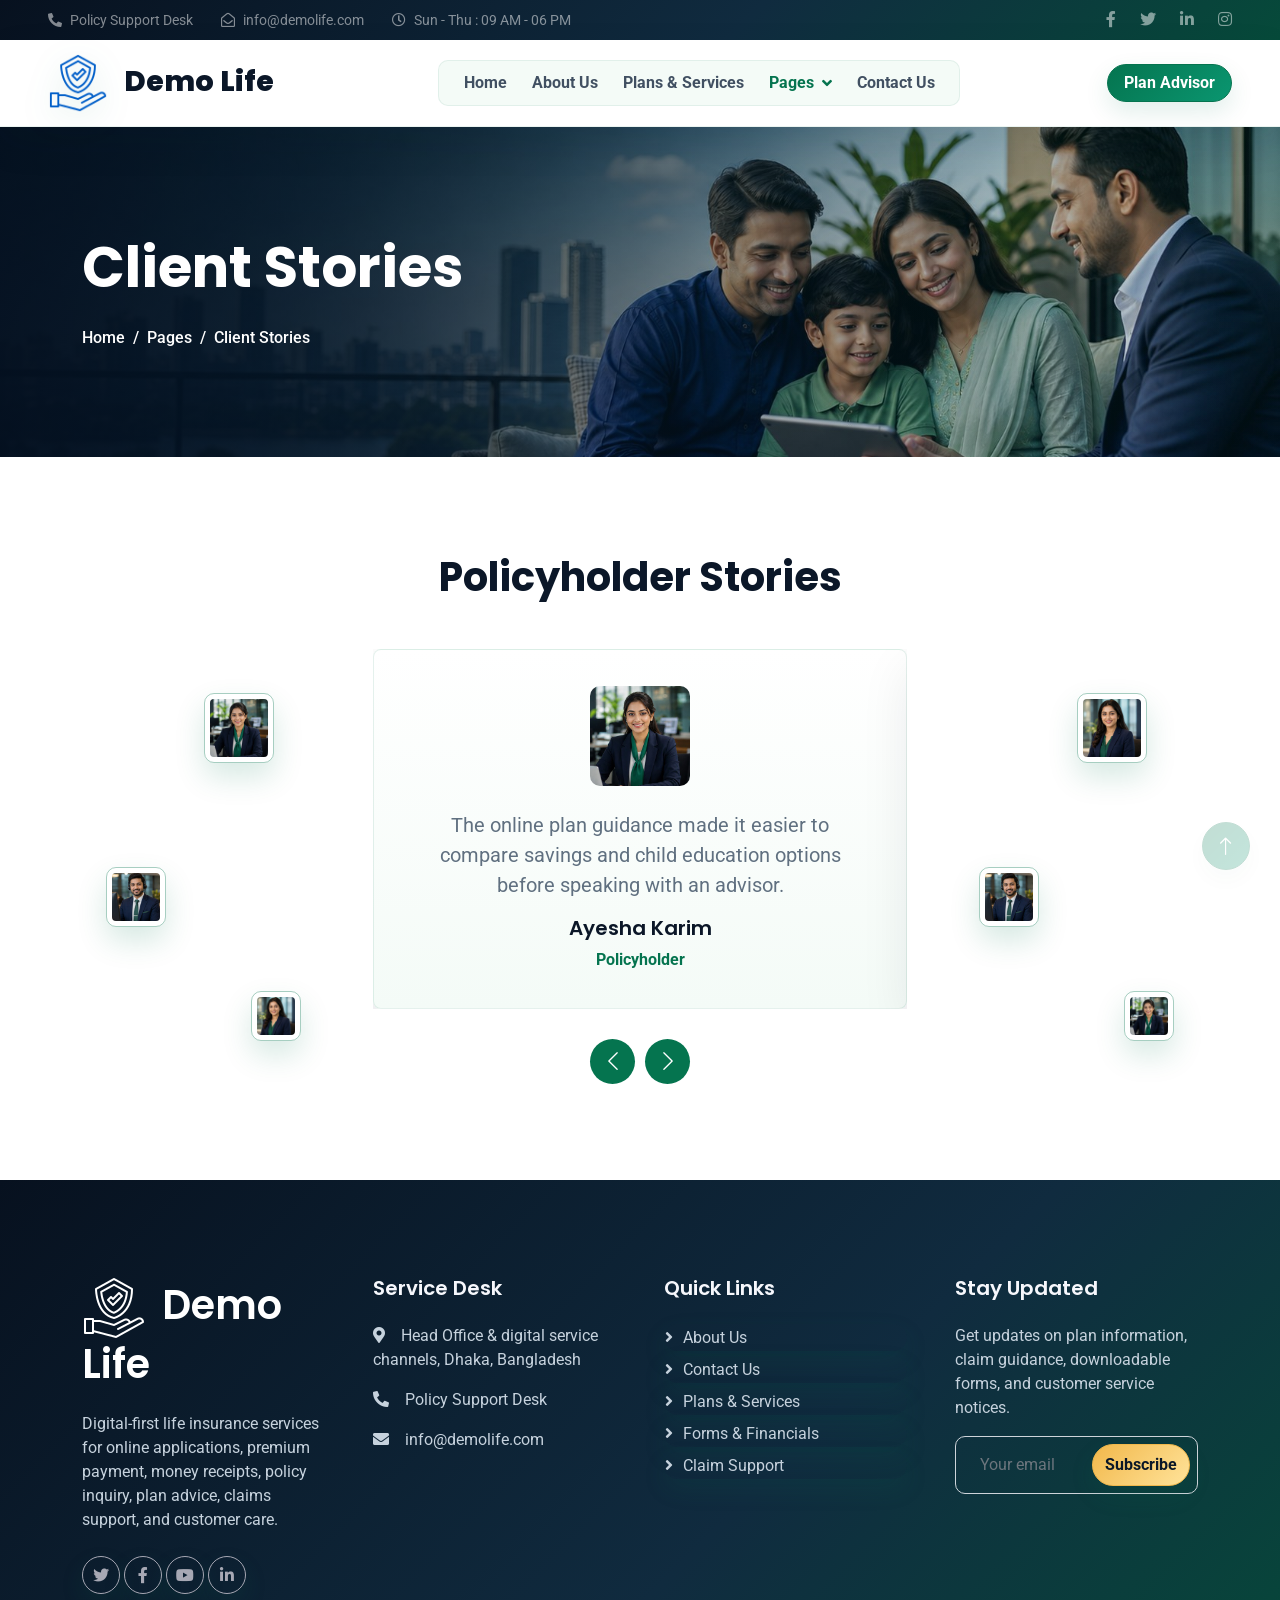
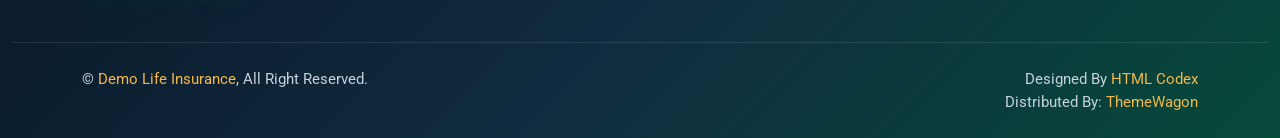
<file: testimonial.html>
<!DOCTYPE html>

<html lang="en">
<head>
<meta charset="utf-8"/>
<title>Demo Life Insurance - Digital Life Protection</title>
<meta content="width=device-width, initial-scale=1.0" name="viewport"/>
<meta content="Demo Life Insurance, life insurance Bangladesh, premium calculator, claims support, policy inquiry, plan advisor" name="keywords"/>
<meta content="Demo Life Insurance digital life protection, online plan advisor, premium calculator, policy inquiry, forms, financials, and claims support." name="description"/>
<!-- Favicon -->
<link href="img/favicon.ico" rel="icon"/>
<!-- Google Web Fonts -->
<link href="https://fonts.googleapis.com" rel="preconnect"/>
<link crossorigin="" href="https://fonts.gstatic.com" rel="preconnect"/>
<link href="https://fonts.googleapis.com/css2?family=Roboto:wght@400;500&amp;family=Poppins:wght@600;700&amp;display=swap" rel="stylesheet"/>
<!-- Icon Font Stylesheet -->
<link href="https://cdnjs.cloudflare.com/ajax/libs/font-awesome/5.10.0/css/all.min.css" rel="stylesheet"/>
<link href="https://cdn.jsdelivr.net/npm/bootstrap-icons@1.4.1/font/bootstrap-icons.css" rel="stylesheet"/>
<!-- Libraries Stylesheet -->
<link href="lib/animate/animate.min.css" rel="stylesheet"/>
<link href="lib/owlcarousel/assets/owl.carousel.min.css" rel="stylesheet"/>
<!-- Customized Bootstrap Stylesheet -->
<link href="css/bootstrap.min.css" rel="stylesheet"/>
<!-- Template Stylesheet -->
<link href="css/style.css" rel="stylesheet"/>
</head>
<body>
<!-- Spinner Start -->
<div class="show bg-white position-fixed translate-middle w-100 vh-100 top-50 start-50 d-flex align-items-center justify-content-center" id="spinner">
<div class="spinner-grow text-primary" role="status"></div>
</div>
<!-- Spinner End -->
<!-- Topbar Start -->
<div class="container-fluid bg-dark text-white-50 py-2 px-0 d-none d-lg-block">
<div class="row gx-0 align-items-center">
<div class="col-lg-7 px-5 text-start">
<div class="h-100 d-inline-flex align-items-center me-4">
<small class="fa fa-phone-alt me-2"></small>
<small>Policy Support Desk</small>
</div>
<div class="h-100 d-inline-flex align-items-center me-4">
<small class="far fa-envelope-open me-2"></small>
<small>info@demolife.com</small>
</div>
<div class="h-100 d-inline-flex align-items-center me-4">
<small class="far fa-clock me-2"></small>
<small>Sun - Thu : 09 AM - 06 PM</small>
</div>
</div>
<div class="col-lg-5 px-5 text-end">
<div class="h-100 d-inline-flex align-items-center">
<a class="text-white-50 ms-4" href=""><i class="fab fa-facebook-f"></i></a>
<a class="text-white-50 ms-4" href=""><i class="fab fa-twitter"></i></a>
<a class="text-white-50 ms-4" href=""><i class="fab fa-linkedin-in"></i></a>
<a class="text-white-50 ms-4" href=""><i class="fab fa-instagram"></i></a>
</div>
</div>
</div>
</div>
<!-- Topbar End -->
<!-- Navbar Start -->
<nav class="navbar navbar-expand-lg bg-white navbar-light sticky-top px-4 px-lg-5">
<a class="navbar-brand d-flex align-items-center" href="index.html">
<h1 class="m-0">
<img alt="" class="img-fluid me-3" src="img/icon/icon-02-primary.png"/>Demo Life
        </h1>
</a>
<button class="navbar-toggler" data-bs-target="#navbarCollapse" data-bs-toggle="collapse" type="button">
<span class="navbar-toggler-icon"></span>
</button>
<div class="collapse navbar-collapse" id="navbarCollapse">
<div class="navbar-nav mx-auto bg-light rounded pe-4 py-3 py-lg-0">
<a class="nav-item nav-link" href="index.html">Home</a>
<a class="nav-item nav-link" href="about.html">About Us</a>
<a class="nav-item nav-link" href="service.html">Plans &amp; Services</a>
<div class="nav-item dropdown">
<a class="nav-link dropdown-toggle active" data-bs-toggle="dropdown" href="#">Pages</a>
<div class="dropdown-menu bg-light border-0 m-0">
<a class="dropdown-item" href="feature.html">Digital Features</a>
<a class="dropdown-item" href="appointment.html">Plan Advisor</a>
<a class="dropdown-item" href="team.html">Advisory Team</a>
<a class="dropdown-item active" href="testimonial.html">Client Stories</a>
<a class="dropdown-item" href="404.html">404 Page</a>
</div>
</div>
<a class="nav-item nav-link" href="contact.html">Contact Us</a>
</div>
</div>
<a class="btn btn-primary px-3 d-none d-lg-block" href="appointment.html">Plan Advisor</a>
</nav>
<!-- Navbar End -->
<!-- Page Header Start -->
<div class="container-fluid page-header py-5 mb-5 wow fadeIn" data-wow-delay="0.1s">
<div class="container py-5">
<h1 class="display-4 animated slideInDown mb-4">Client Stories</h1>
<nav aria-label="breadcrumb animated slideInDown">
<ol class="breadcrumb mb-0">
<li class="breadcrumb-item"><a href="#">Home</a></li>
<li class="breadcrumb-item"><a href="#">Pages</a></li>
<li aria-current="page" class="breadcrumb-item active">
              Client Stories
            </li>
</ol>
</nav>
</div>
</div>
<!-- Page Header End -->
<!-- Testimonial Start -->
<div class="container-xxl py-5">
<div class="container">
<div class="text-center mx-auto" style="max-width: 500px">
<h1 class="display-6 mb-5">Policyholder Stories</h1>
</div>
<div class="row g-5">
<div class="col-lg-3 d-none d-lg-block">
<div class="testimonial-left h-100">
<img alt="Demo Life policyholder portrait" class="img-fluid animated pulse infinite" src="img/testimonial-1.jpg"/>
<img alt="Demo Life policyholder portrait" class="img-fluid animated pulse infinite" src="img/testimonial-2.jpg"/>
<img alt="Demo Life policyholder portrait" class="img-fluid animated pulse infinite" src="img/testimonial-3.jpg"/>
</div>
</div>
<div class="col-lg-6 wow fadeIn" data-wow-delay="0.5s">
<div class="owl-carousel testimonial-carousel">
<div class="testimonial-item text-center">
<img alt="Demo Life policyholder portrait" class="img-fluid rounded mx-auto mb-4" src="img/testimonial-1.jpg"/>
<p class="fs-5">The online plan guidance made it easier to compare savings and child education options before speaking with an advisor.</p>
<h5>Ayesha Karim</h5>
<span>Policyholder</span>
</div>
<div class="testimonial-item text-center">
<img alt="Demo Life policyholder portrait" class="img-fluid rounded mx-auto mb-4" src="img/testimonial-2.jpg"/>
<p class="fs-5">Premium payment and money receipt access from my phone saved repeated branch visits and kept my family policy organized.</p>
<h5>Mahmud Hasan</h5>
<span>Business Owner</span>
</div>
<div class="testimonial-item text-center">
<img alt="Demo Life policyholder portrait" class="img-fluid rounded mx-auto mb-4" src="img/testimonial-3.jpg"/>
<p class="fs-5">The claim document checklist was clear, and the support team helped us prepare everything before submission.</p>
<h5>Sadia Islam</h5>
<span>Nominee</span>
</div>
</div>
</div>
<div class="col-lg-3 d-none d-lg-block">
<div class="testimonial-right h-100">
<img alt="Demo Life policyholder portrait" class="img-fluid animated pulse infinite" src="img/testimonial-1.jpg"/>
<img alt="Demo Life policyholder portrait" class="img-fluid animated pulse infinite" src="img/testimonial-2.jpg"/>
<img alt="Demo Life policyholder portrait" class="img-fluid animated pulse infinite" src="img/testimonial-3.jpg"/>
</div>
</div>
</div>
</div>
</div>
<!-- Testimonial End -->
<!-- Footer Start -->
<div class="container-fluid bg-dark footer mt-5 pt-5 wow fadeIn" data-wow-delay="0.1s">
<div class="container py-5">
<div class="row g-5">
<div class="col-lg-3 col-md-6">
<h1 class="text-white mb-4">
<img alt="" class="img-fluid me-3" src="img/icon/icon-02-light.png"/>Demo Life
            </h1>
<p>Digital-first life insurance services for online applications, premium payment, money receipts, policy inquiry, plan advice, claims support, and customer care.</p>
<div class="d-flex pt-2">
<a class="btn btn-square me-1" href=""><i class="fab fa-twitter"></i></a>
<a class="btn btn-square me-1" href=""><i class="fab fa-facebook-f"></i></a>
<a class="btn btn-square me-1" href=""><i class="fab fa-youtube"></i></a>
<a class="btn btn-square me-0" href=""><i class="fab fa-linkedin-in"></i></a>
</div>
</div>
<div class="col-lg-3 col-md-6">
<h5 class="text-light mb-4">Service Desk</h5>
<p><i class="fa fa-map-marker-alt me-3"></i>Head Office &amp; digital service channels, Dhaka, Bangladesh</p>
<p><i class="fa fa-phone-alt me-3"></i>Policy Support Desk</p>
<p><i class="fa fa-envelope me-3"></i>info@demolife.com</p>
</div>
<div class="col-lg-3 col-md-6">
<h5 class="text-light mb-4">Quick Links</h5>
<a class="btn btn-link" href="about.html">About Us</a>
<a class="btn btn-link" href="contact.html">Contact Us</a>
<a class="btn btn-link" href="service.html">Plans &amp; Services</a>
<a class="btn btn-link" href="feature.html">Forms &amp; Financials</a>
<a class="btn btn-link" href="contact.html">Claim Support</a>
</div>
<div class="col-lg-3 col-md-6">
<h5 class="text-light mb-4">Stay Updated</h5>
<p>Get updates on plan information, claim guidance, downloadable forms, and customer service notices.</p>
<div class="position-relative mx-auto" style="max-width: 400px">
<input class="form-control bg-transparent w-100 py-3 ps-4 pe-5" placeholder="Your email" type="text"/>
<button class="btn btn-secondary py-2 position-absolute top-0 end-0 mt-2 me-2" type="button">
                Subscribe
              </button>
</div>
</div>
</div>
</div>
<div class="container-fluid copyright">
<div class="container">
<div class="row">
<div class="col-md-6 text-center text-md-start mb-3 mb-md-0">
              &copy; <a href="#">Demo Life Insurance</a>, All Right Reserved.
            </div>
<div class="col-md-6 text-center text-md-end">

              Designed By <a href="https://htmlcodex.com">HTML Codex</a>
<br/>Distributed By:
              <a href="https://themewagon.com" target="_blank">ThemeWagon</a>
</div>
</div>
</div>
</div>
</div>
<!-- Footer End -->
<!-- Back to Top -->
<a class="btn btn-lg btn-primary btn-lg-square back-to-top" href="#"><i class="bi bi-arrow-up"></i></a>
<!-- JavaScript Libraries -->
<script src="https://code.jquery.com/jquery-3.4.1.min.js"></script>
<script src="https://cdn.jsdelivr.net/npm/bootstrap@5.0.0/dist/js/bootstrap.bundle.min.js"></script>
<script src="lib/wow/wow.min.js"></script>
<script src="lib/easing/easing.min.js"></script>
<script src="lib/waypoints/waypoints.min.js"></script>
<script src="lib/owlcarousel/owl.carousel.min.js"></script>
<script src="lib/counterup/counterup.min.js"></script>
<!-- Template Javascript -->
<script src="js/main.js"></script>
</body>
</html>
</file>
<file: css/style.css>
/********** Template CSS **********/
:root {
    --primary: #05744f;
    --secondary: #f2b84b;
    --accent: #00a8d6;
    --light: #f4fbf7;
    --dark: #0b1728;
    --muted: #607080;
    --surface: #ffffff;
    --ring: rgba(0, 168, 214, .22);
}

.back-to-top {
    position: fixed;
    display: none;
    right: 30px;
    bottom: 30px;
    z-index: 99;
}


/*** Spinner ***/
#spinner {
    opacity: 0;
    visibility: hidden;
    transition: opacity .5s ease-out, visibility 0s linear .5s;
    z-index: 99999;
}

#spinner.show {
    transition: opacity .5s ease-out, visibility 0s linear 0s;
    visibility: visible;
    opacity: 1;
    animation: spinnerFallback .8s ease .6s forwards;
}

@keyframes spinnerFallback {
    to {
        opacity: 0;
        visibility: hidden;
    }
}


/*** Button ***/
.btn {
    transition: .5s;
}

.btn.btn-primary,
.btn.btn-outline-primary:hover,
.btn.btn-secondary,
.btn.btn-outline-secondary:hover {
    color: #FFFFFF;
}

.btn.btn-primary:hover {
    background: var(--secondary);
    border-color: var(--secondary);
}

.btn.btn-secondary:hover {
    background: var(--primary);
    border-color: var(--primary);
}

.btn-square {
    width: 38px;
    height: 38px;
}

.btn-sm-square {
    width: 32px;
    height: 32px;
}

.btn-lg-square {
    width: 48px;
    height: 48px;
}

.btn-square,
.btn-sm-square,
.btn-lg-square {
    padding: 0;
    display: flex;
    align-items: center;
    justify-content: center;
    font-weight: normal;
}


/*** Navbar ***/
.navbar.sticky-top {
    top: -100px;
    transition: .5s;
}

.navbar .navbar-brand img {
    max-height: 60px;
}

.navbar .navbar-nav .nav-link {
    margin-left: 25px;
    padding: 10px 0;
    color: #696E77;
    font-weight: 500;
    outline: none;
}

.navbar .navbar-nav .nav-link:hover,
.navbar .navbar-nav .nav-link.active {
    color: var(--primary);
}

.navbar .dropdown-toggle::after {
    border: none;
    content: "\f107";
    font-family: "Font Awesome 5 Free";
    font-weight: 900;
    vertical-align: middle;
    margin-left: 8px;
}

@media (max-width: 991.98px) {
    .navbar .navbar-brand img {
        max-height: 45px;
    }

    .navbar .navbar-nav {
        margin-top: 20px;
        margin-bottom: 15px;
    }

    .navbar .nav-item .dropdown-menu {
        padding-left: 30px;
    }
}

@media (min-width: 992px) {
    .navbar .nav-item .dropdown-menu {
        display: block;
        border: none;
        margin-top: 0;
        top: 150%;
        right: 0;
        opacity: 0;
        visibility: hidden;
        transition: .5s;
    }

    .navbar .nav-item:hover .dropdown-menu {
        top: 100%;
        visibility: visible;
        transition: .5s;
        opacity: 1;
    }
}


/*** Header ***/
.carousel-caption {
    top: 0;
    left: 0;
    right: 0;
    bottom: 0;
    display: flex;
    align-items: center;
    text-align: start;
    z-index: 1;
}

.carousel-control-prev,
.carousel-control-next {
    width: 15%;
}

.carousel-control-prev-icon,
.carousel-control-next-icon {
    width: 3rem;
    height: 3rem;
    background-color: var(--primary);
    border: 15px solid var(--primary);
    border-radius: 50px;
}

@media (max-width: 768px) {
    #header-carousel .carousel-item {
        position: relative;
        min-height: 450px;
    }
    
    #header-carousel .carousel-item img {
        position: absolute;
        width: 100%;
        height: 100%;
        object-fit: cover;
    }
}

.page-header {
    background: url(../img/carousel-1.jpg) center center no-repeat;
    background-size: cover;
}

.page-header .breadcrumb-item,
.page-header .breadcrumb-item a {
    font-weight: 500;
}

.page-header .breadcrumb-item a,
.page-header .breadcrumb-item+.breadcrumb-item::before {
    color: #696E77;
}

.page-header .breadcrumb-item a:hover,
.page-header .breadcrumb-item.active {
    color: var(--primary);
}


/*** Facts ***/
@media (min-width: 992px) {
    .container.facts {
        max-width: 100% !important;
    }

    .container.facts .facts-text {
        padding-left: calc(((100% - 960px) / 2) + .75rem);
    }

    .container.facts .facts-counter {
        padding-right: calc(((100% - 960px) / 2) + .75rem);
    }
}

@media (min-width: 1200px) {
    .container.facts .facts-text  {
        padding-left: calc(((100% - 1140px) / 2) + .75rem);
    }

    .container.facts .facts-counter  {
        padding-right: calc(((100% - 1140px) / 2) + .75rem);
    }
}

@media (min-width: 1400px) {
    .container.facts .facts-text  {
        padding-left: calc(((100% - 1320px) / 2) + .75rem);
    }

    .container.facts .facts-counter  {
        padding-right: calc(((100% - 1320px) / 2) + .75rem);
    }
}

.container.facts .facts-text {
    background: linear-gradient(rgba(5, 116, 79, .9), rgba(5, 116, 79, .9)), url(../img/carousel-1.jpg) center right no-repeat;
    background-size: cover;
}

.container.facts .facts-counter {
    background: linear-gradient(rgba(255, 255, 255, .92), rgba(244, 251, 247, .92)), url(../img/carousel-2.jpg) center right no-repeat;
    background-size: cover;
}

.container.facts .facts-text .h-100,
.container.facts .facts-counter .h-100 {
    padding: 6rem 0;
    display: flex;
    flex-direction: column;
    justify-content: center;
}


/*** Service ***/
.service-item {
    position: relative;
    overflow: hidden;
    box-shadow: 0 0 45px rgba(0, 0, 0, .07);
}

.service-item .service-icon {
    width: 90px;
    height: 90px;
    display: flex;
    align-items: center;
    justify-content: center;
}

.service-item .service-icon img {
    max-width: 60px;
    max-height: 60px;
}

.service-item a.btn {
    color: var(--primary);
}

.service-item a.btn:hover {
    color: #FFFFFF;
    background: var(--primary);
    border-color: var(--primary);
}


/*** Appointment ***/
.appointment {
    background: linear-gradient(rgba(5, 116, 79, .9), rgba(5, 116, 79, .9)), url(../img/carousel-1.jpg) center center no-repeat;
    background-size: cover;
}


/*** Team ***/
.team-item {
    position: relative;
    overflow: hidden;
    box-shadow: 0 0 45px rgba(0, 0, 0, .07);
}

.team-item img {
    transition: .5s;
}

.team-item:hover img {
    transform: scale(1.1);
}

.team-text {
    position: absolute;
    width: 100%;
    left: 0;
    bottom: -50px;
    opacity: 0;
    transition: .5s;
}

.team-item:hover .team-text {
    bottom: 0;
    opacity: 1;
}

.team-item a.btn {
    color: var(--primary);
}

.team-item a.btn:hover {
    color: #FFFFFF;
    background: var(--primary);
    border-color: var(--primary);
}


/*** Testimonial ***/
.animated.pulse {
    animation-duration: 1.5s;
}

.testimonial-left,
.testimonial-right {
    position: relative;
}

.testimonial-left img,
.testimonial-right img {
    position: absolute;
    padding: 5px;
    border: 1px dashed var(--primary);
    border-radius: 10px;
}

.testimonial-left img:nth-child(1),
.testimonial-right img:nth-child(3) {
    width: 70px;
    height: 70px;
    top: 10%;
    left: 50%;
    transform: translateX(-50%);
}

.testimonial-left img:nth-child(2),
.testimonial-right img:nth-child(2) {
    width: 60px;
    height: 60px;
    top: 50%;
    left: 10%;
    transform: translateY(-50%);
}

.testimonial-left img:nth-child(3),
.testimonial-right img:nth-child(1) {
    width: 50px;
    height: 50px;
    bottom: 10%;
    right: 10%;
}

.testimonial-carousel .owl-item img {
    width: 100px;
    height: 100px;
}

.testimonial-carousel .owl-nav {
    margin-top: 30px;
    display: flex;
    justify-content: center;
}

.testimonial-carousel .owl-nav .owl-prev,
.testimonial-carousel .owl-nav .owl-next {
    margin: 0 5px;
    width: 45px;
    height: 45px;
    display: flex;
    align-items: center;
    justify-content: center;
    color: #FFFFFF;
    background: var(--primary);
    border-radius: 10px;
    font-size: 22px;
    transition: .5s;
}

.testimonial-carousel .owl-nav .owl-prev:hover,
.testimonial-carousel .owl-nav .owl-next:hover {
    background: var(--secondary);
}


/*** Footer ***/
.footer {
    color: #A7A8B4;
}

.footer .btn.btn-link {
    display: block;
    margin-bottom: 5px;
    padding: 0;
    text-align: left;
    color: #A7A8B4;
    font-weight: normal;
    text-transform: capitalize;
    transition: .3s;
}

.footer .btn.btn-link::before {
    position: relative;
    content: "\f105";
    font-family: "Font Awesome 5 Free";
    font-weight: 900;
    color: #A7A8B4;
    margin-right: 10px;
}

.footer .btn.btn-link:hover {
    color: var(--light);
    letter-spacing: 1px;
    box-shadow: none;
}

.footer .btn.btn-square {
    color: #A7A8B4;
    border: 1px solid#A7A8B4;
}

.footer .btn.btn-square:hover {
    color: var(--secondary);
    border-color: var(--light);
}

.footer .copyright {
    padding: 25px 0;
    font-size: 15px;
    border-top: 1px solid rgba(256, 256, 256, .1);
}

.footer .copyright a {
    color: var(--secondary);
}

.footer .copyright a:hover {
    color: #FFFFFF;
}


/*** Demo Life Refresh ***/
body {
    color: var(--muted);
    background:
        linear-gradient(180deg, rgba(244, 251, 247, .82), rgba(255, 255, 255, 1) 320px),
        #ffffff;
}

h1,
h2,
h3,
h4,
h5,
h6 {
    color: var(--dark);
    letter-spacing: 0;
}

.text-primary {
    color: var(--primary) !important;
}

.bg-primary {
    background: linear-gradient(135deg, var(--primary), #0a8f6b) !important;
}

.bg-dark {
    background: linear-gradient(135deg, #07111f, #102b3f 58%, #064a3a) !important;
}

.bg-light {
    background-color: var(--light) !important;
}

.btn {
    border-radius: 999px;
    font-weight: 700;
    letter-spacing: 0;
    box-shadow: 0 10px 24px rgba(5, 116, 79, .12);
}

.btn.btn-primary {
    background: linear-gradient(135deg, var(--primary), #0a9670);
    border-color: var(--primary);
}

.btn.btn-primary:hover {
    background: linear-gradient(135deg, #0a8f6b, var(--accent));
    border-color: var(--accent);
    transform: translateY(-2px);
    box-shadow: 0 16px 30px rgba(0, 168, 214, .22);
}

.btn.btn-secondary {
    color: var(--dark);
    background: linear-gradient(135deg, var(--secondary), #ffe39a);
    border-color: var(--secondary);
}

.btn.btn-secondary:hover {
    color: #ffffff;
    background: linear-gradient(135deg, var(--accent), var(--primary));
    border-color: var(--accent);
}

.navbar {
    border-bottom: 1px solid rgba(5, 116, 79, .08);
    box-shadow: 0 16px 40px rgba(11, 23, 40, .08);
}

.navbar .navbar-brand h1 {
    font-size: 1.8rem;
    font-weight: 800;
    color: var(--dark);
}

.navbar .navbar-brand img {
    filter: drop-shadow(0 8px 16px rgba(5, 116, 79, .20));
}

.navbar .navbar-nav {
    border: 1px solid rgba(5, 116, 79, .08);
}

.navbar .navbar-nav .nav-link {
    color: #415062;
    font-weight: 700;
}

.navbar .navbar-nav .nav-link:hover,
.navbar .navbar-nav .nav-link.active {
    color: var(--primary);
}

.dropdown-menu {
    border-radius: 8px;
    box-shadow: 0 18px 48px rgba(11, 23, 40, .14);
}

#header-carousel {
    background: var(--dark);
}

#header-carousel .carousel-item {
    position: relative;
    height: calc(100vh - 118px);
    min-height: 560px;
    max-height: 780px;
}

#header-carousel .carousel-item img {
    position: absolute;
    inset: 0;
    width: 100%;
    height: 100%;
    object-fit: cover;
}

#header-carousel .carousel-item::after,
.page-header::before {
    position: absolute;
    content: "";
    inset: 0;
    background:
        linear-gradient(90deg, rgba(4, 13, 28, .84), rgba(4, 13, 28, .42) 45%, rgba(4, 13, 28, .10)),
        linear-gradient(180deg, rgba(5, 116, 79, .14), rgba(0, 168, 214, .08));
}

.carousel-caption {
    z-index: 2;
}

.carousel-caption h1,
.carousel-caption .text-dark,
.carousel-caption .text-body {
    color: #ffffff !important;
    text-shadow: 0 10px 28px rgba(0, 0, 0, .34);
}

.carousel-caption h1 {
    position: relative;
    padding-bottom: 1rem;
}

.carousel-caption h1::after {
    position: absolute;
    content: "";
    left: 0;
    bottom: 0;
    width: 92px;
    height: 4px;
    border-radius: 999px;
    background: linear-gradient(90deg, var(--secondary), var(--accent));
}

.carousel-control-prev-icon,
.carousel-control-next-icon {
    background-color: rgba(5, 116, 79, .88);
    border-color: rgba(5, 116, 79, .88);
    box-shadow: 0 16px 32px rgba(5, 116, 79, .28);
}

.page-header {
    position: relative;
    min-height: 330px;
    display: flex;
    align-items: center;
    overflow: hidden;
}

.page-header .container {
    position: relative;
    z-index: 1;
}

.page-header h1,
.page-header .breadcrumb-item,
.page-header .breadcrumb-item a,
.page-header .breadcrumb-item.active,
.page-header .breadcrumb-item+.breadcrumb-item::before {
    color: #ffffff;
}

.container.facts .facts-text {
    background:
        linear-gradient(135deg, rgba(5, 116, 79, .95), rgba(0, 86, 116, .88)),
        url(../img/carousel-1.jpg) center right no-repeat;
    background-size: cover;
}

.container.facts .facts-counter {
    background:
        linear-gradient(135deg, rgba(255, 255, 255, .94), rgba(244, 251, 247, .90)),
        url(../img/carousel-2.jpg) center right no-repeat;
    background-size: cover;
}

.facts-counter .display-5 {
    color: var(--dark);
}

.service-item,
.team-item,
.testimonial-carousel .testimonial-item,
.appointment .bg-white,
.appointment + .container-xxl .bg-light {
    border: 1px solid rgba(5, 116, 79, .10);
    border-radius: 8px !important;
}

.service-item {
    background:
        linear-gradient(180deg, rgba(255, 255, 255, .98), rgba(244, 251, 247, .96)),
        var(--surface);
    box-shadow: 0 18px 55px rgba(11, 23, 40, .08);
    transition: transform .35s ease, box-shadow .35s ease, border-color .35s ease;
}

.service-item::before {
    position: absolute;
    content: "";
    top: 0;
    left: 0;
    width: 100%;
    height: 5px;
    background: linear-gradient(90deg, var(--primary), var(--accent), var(--secondary));
}

.service-item:hover {
    transform: translateY(-8px);
    border-color: rgba(0, 168, 214, .24);
    box-shadow: 0 26px 70px rgba(11, 23, 40, .14);
}

.service-item .service-icon {
    border-radius: 0 999px 999px 0 !important;
    box-shadow: 0 16px 30px rgba(5, 116, 79, .20);
}

.service-item a.btn {
    color: var(--primary);
    background: #ffffff;
    border: 1px solid rgba(5, 116, 79, .12);
}

.service-item a.btn:hover {
    color: #ffffff;
    background: var(--primary);
}

.container-xxl .bg-light.rounded,
.container-xxl .bg-white.rounded {
    border-radius: 8px !important;
}

.container-xxl .bg-light.rounded.h-100.p-3 {
    background: linear-gradient(135deg, rgba(5, 116, 79, .08), rgba(0, 168, 214, .08)) !important;
    border: 1px solid rgba(5, 116, 79, .08);
}

.container-xxl .bg-light.rounded.h-100.p-3 .bg-white {
    box-shadow: 0 16px 38px rgba(11, 23, 40, .08);
}

.appointment {
    background:
        linear-gradient(135deg, rgba(5, 60, 52, .93), rgba(5, 116, 79, .86)),
        url(../img/carousel-1.jpg) center center no-repeat;
    background-size: cover;
}

.appointment .form-control {
    border-color: rgba(5, 116, 79, .16);
    border-radius: 8px;
}

.appointment .form-control:focus,
.form-control:focus {
    border-color: var(--accent);
    box-shadow: 0 0 0 .25rem var(--ring);
}

.team-item {
    background: #ffffff;
    box-shadow: 0 18px 45px rgba(11, 23, 40, .10);
}

.team-item > img {
    aspect-ratio: 1 / 1;
    width: 100%;
    object-fit: cover;
}

.team-text {
    bottom: -70px;
}

.team-text p,
.team-item span,
.testimonial-carousel span {
    color: var(--primary);
    font-weight: 700;
}

.testimonial-carousel .testimonial-item {
    padding: 2.25rem;
    background: linear-gradient(180deg, #ffffff, var(--light));
    box-shadow: 0 18px 50px rgba(11, 23, 40, .08);
}

.testimonial-left img,
.testimonial-right img {
    border: 1px solid rgba(5, 116, 79, .35);
    box-shadow: 0 14px 30px rgba(5, 116, 79, .16);
}

.testimonial-carousel .owl-nav .owl-prev,
.testimonial-carousel .owl-nav .owl-next {
    background: var(--primary);
    border-radius: 999px;
}

.footer {
    color: #c6d2dd;
}

.footer .btn.btn-link,
.footer .btn.btn-link::before {
    color: #c6d2dd;
}

.footer .btn.btn-link:hover,
.footer .copyright a:hover {
    color: var(--secondary);
}

.footer .btn.btn-square:hover {
    color: var(--dark);
    background: var(--secondary);
    border-color: var(--secondary);
}

.back-to-top {
    border-radius: 999px;
}

@media (max-width: 991.98px) {
    .navbar .navbar-brand h1 {
        font-size: 1.45rem;
    }

    #header-carousel .carousel-item {
        min-height: 540px;
        height: 70vh;
    }

    .carousel-caption h1 {
        font-size: 2.4rem;
    }
}

@media (max-width: 575.98px) {
    #header-carousel .carousel-item {
        min-height: 520px;
    }

    .carousel-caption h1 {
        font-size: 2rem;
    }

    .carousel-caption p {
        font-size: 1rem !important;
    }

    .service-item {
        padding: 2rem !important;
    }

    .team-text {
        position: static;
        opacity: 1;
    }
}
</file>
